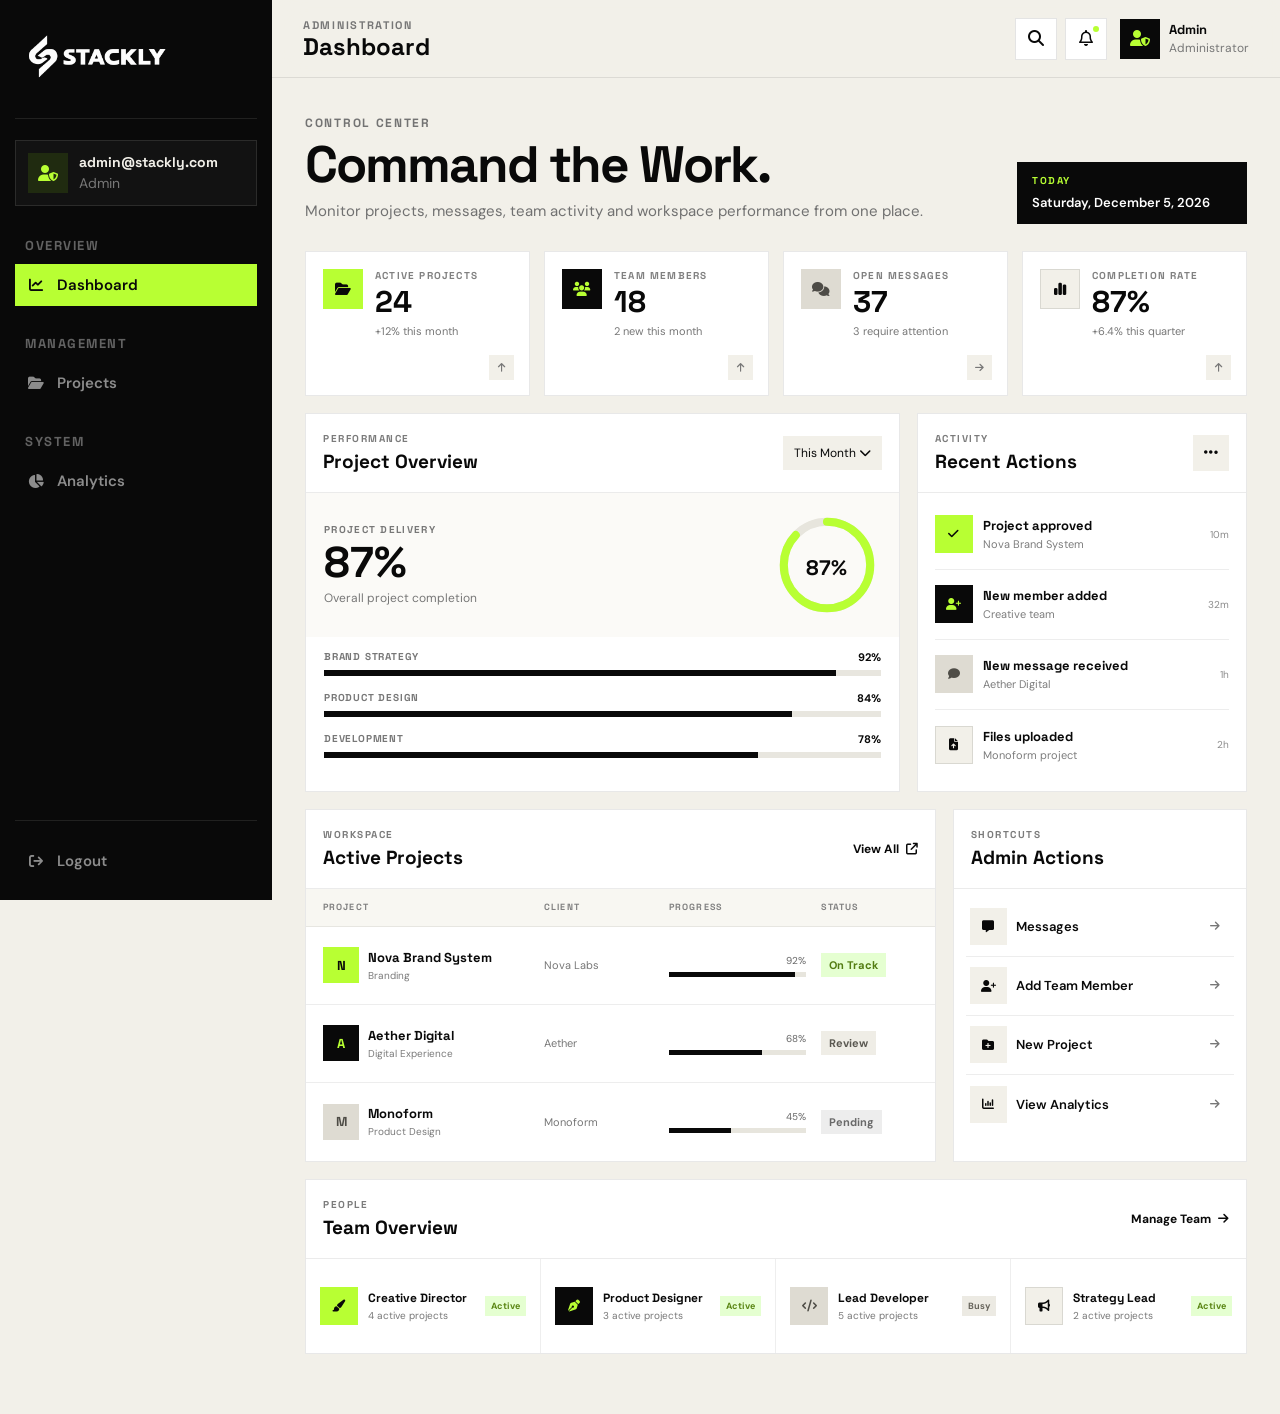
<file: admin-dashboard.html>
<!DOCTYPE html>
<html lang="en">
<head>
    <meta charset="UTF-8">

    <meta
        name="viewport"
        content="width=device-width, initial-scale=1.0"
    >

    <title>Admin Dashboard | Stackly</title>

    <link rel="preconnect" href="https://fonts.googleapis.com">
    <link
        href="https://fonts.googleapis.com/css2?family=DM+Sans:wght@400;500;600;700&family=Space+Grotesk:wght@400;500;600;700&display=swap"
        rel="stylesheet"
    >

    <link
        rel="stylesheet"
        href="https://cdnjs.cloudflare.com/ajax/libs/font-awesome/6.6.0/css/all.min.css"
    >

    <link rel="stylesheet" href="admin-dashboard.css">
</head>

<body>

    <aside
        class="stackly-admin-sidebar"
        id="adminSidebar"
    >

        <div class="stackly-admin-brand">

            <a href="admin-dashboard.html">

                <img
                    src="Assest/whitelogo.webp"
                    alt="Stackly Design Agency"
                    class="stackly-admin-logo"
                >

            </a>

        </div>

        <div class="stackly-admin-user">

            <div class="stackly-admin-user-icon">
                <i class="fa-solid fa-user-shield"></i>
            </div>

            <div class="stackly-admin-user-info">

                <strong id="sidebarAdminEmail">
                    admin@stackly.com
                </strong>

                <span id="sidebarAdminRole">
                    Admin
                </span>

            </div>

        </div>

        <nav class="stackly-admin-nav">

            <div class="stackly-admin-group">

                <span class="stackly-admin-label">
                    OVERVIEW
                </span>

                <a
                    href="admin-dashboard.html"
                    class="stackly-admin-link active"
                >

                    <i class="fa-solid fa-chart-line"></i>

                    <span>
                        Dashboard
                    </span>

                </a>

            </div>

            <div class="stackly-admin-group">

                <span class="stackly-admin-label">
                    MANAGEMENT
                </span>



                <a
                    href="projects.html"
                    class="stackly-admin-link"
                >

                    <i class="fa-solid fa-folder-open"></i>

                    <span>
                        Projects
                    </span>

                </a>

            </div>

            <div class="stackly-admin-group">

                <span class="stackly-admin-label">
                    SYSTEM
                </span>

                <a
                    href="analytics.html"
                    class="stackly-admin-link"
                >

                    <i class="fa-solid fa-chart-pie"></i>

                    <span>
                        Analytics
                    </span>

                </a>

            </div>

        </nav>

        <div class="stackly-admin-sidebar-bottom">

            <a
                href="login.html"
                class="stackly-admin-link"
                id="adminLogout"
            >

                <i class="fa-solid fa-arrow-right-from-bracket"></i>

                <span>
                    Logout
                </span>

            </a>

        </div>

    </aside>

    <div
        class="stackly-admin-overlay"
        id="adminOverlay"
    ></div>

    <main class="stackly-admin-main">

        <header class="stackly-admin-header">

            <div class="stackly-admin-header-left">

                <button
                    type="button"
                    class="stackly-admin-menu-button"
                    id="adminMenuButton"
                    aria-label="Open navigation"
                    aria-expanded="false"
                >
                    <i class="fa-solid fa-bars"></i>
                </button>

                <div class="stackly-admin-page-title">

                    <span>
                        ADMINISTRATION
                    </span>

                    <h1>
                        Dashboard
                    </h1>

                </div>

            </div>

            <a
                href="admin-dashboard.html"
                class="stackly-admin-mobile-brand"
            >

                <img
                    src="Assest/whitelogo.webp"
                    alt="Stackly Design Agency"
                    class="stackly-admin-mobile-logo"
                >

            </a>

            <div class="stackly-admin-header-actions">

                <button
                    type="button"
                    class="stackly-admin-header-button"
                    aria-label="Search"
                >
                <a href="error.html">
                    <i class="fa-solid fa-magnifying-glass"></i>
                    </a>
                </button>

                <button
                    type="button"
                    class="stackly-admin-header-button"
                    aria-label="Notifications"
                >
                    <a href="error.html">
                    <i class="fa-regular fa-bell"></i>
                    </a>

                    <span class="stackly-admin-notification-dot"></span>

                </button>

                <div class="stackly-admin-header-profile">

                    <div class="stackly-admin-profile-icon">
                        <a href="error.html">

                        <i class="fa-solid fa-user-shield"></i>
                        </a>

                    </div>

                    <div class="stackly-admin-profile-text">

                        <strong id="headerAdminName">
                            Admin
                        </strong>

                        <span id="headerAdminRole">
                            Administrator
                        </span>

                    </div>

                </div>

            </div>

        </header>

        <section class="stackly-admin-content">

            <div class="stackly-admin-welcome">

                <div class="stackly-admin-welcome-copy">

                    <span class="stackly-admin-kicker">
                        CONTROL CENTER
                    </span>

                    <h2>
                        Command the Work.
                    </h2>

                    <p>
                        Monitor projects, messages, team activity
                        and workspace performance from one place.
                    </p>

                </div>

                <div class="stackly-admin-date-card">

                    <span>
                        TODAY
                    </span>

                    <strong id="adminCurrentDate">
                        Monday, September 7, 2026
                    </strong>

                </div>

            </div>

            <div class="stackly-admin-stats">

                <article class="stackly-admin-stat-card">

                    <div class="stackly-admin-stat-icon lime">
                        <i class="fa-solid fa-folder-open"></i>
                    </div>

                    <div class="stackly-admin-stat-copy">

                        <span>
                            ACTIVE PROJECTS
                        </span>

                        <strong
                            class="admin-counter"
                            data-target="24"
                        >
                            0
                        </strong>

                        <small>
                            +12% this month
                        </small>

                    </div>

                    <div class="stackly-admin-stat-arrow">
                        <i class="fa-solid fa-arrow-up"></i>
                    </div>

                </article>

                <article class="stackly-admin-stat-card">

                    <div class="stackly-admin-stat-icon dark">
                        <i class="fa-solid fa-users"></i>
                    </div>

                    <div class="stackly-admin-stat-copy">

                        <span>
                            TEAM MEMBERS
                        </span>

                        <strong
                            class="admin-counter"
                            data-target="18"
                        >
                            0
                        </strong>

                        <small>
                            2 new this month
                        </small>

                    </div>

                    <div class="stackly-admin-stat-arrow">
                        <i class="fa-solid fa-arrow-up"></i>
                    </div>

                </article>

                <article class="stackly-admin-stat-card">

                    <div class="stackly-admin-stat-icon beige">
                        <i class="fa-solid fa-comments"></i>
                    </div>

                    <div class="stackly-admin-stat-copy">

                        <span>
                            OPEN MESSAGES
                        </span>

                        <strong
                            class="admin-counter"
                            data-target="37"
                        >
                            0
                        </strong>

                        <small>
                            3 require attention
                        </small>

                    </div>

                    <div class="stackly-admin-stat-arrow">
                        <i class="fa-solid fa-arrow-right"></i>
                    </div>

                </article>

                <article class="stackly-admin-stat-card">

                    <div class="stackly-admin-stat-icon outline">
                        <i class="fa-solid fa-chart-simple"></i>
                    </div>

                    <div class="stackly-admin-stat-copy">

                        <span>
                            COMPLETION RATE
                        </span>

                        <strong>
                            87%
                        </strong>

                        <small>
                            +6.4% this quarter
                        </small>

                    </div>

                    <div class="stackly-admin-stat-arrow">
                        <i class="fa-solid fa-arrow-up"></i>
                    </div>

                </article>

            </div>

            <div class="stackly-admin-grid-top">

                <section class="stackly-admin-card stackly-performance-card">

                    <div class="stackly-admin-card-header">

                        <div>

                            <span>
                                PERFORMANCE
                            </span>

                            <h3>
                                Project Overview
                            </h3>

                        </div>

                        <button
                            type="button"
                            class="stackly-admin-small-button"
                        >
                        <a href="error.html">
                            This Month
                            <i class="fa-solid fa-chevron-down"></i>
                            </a>
                        </button>

                    </div>

                    <div class="stackly-performance-summary">

                        <div>

                            <span>
                                PROJECT DELIVERY
                            </span>

                            <strong>
                                87%
                            </strong>

                            <p>
                                Overall project completion
                            </p>

                        </div>

                        <div class="stackly-performance-circle">

                            <svg
                                viewBox="0 0 120 120"
                                aria-hidden="true"
                            >

                                <circle
                                    cx="60"
                                    cy="60"
                                    r="48"
                                    class="performance-track"
                                ></circle>

                                <circle
                                    cx="60"
                                    cy="60"
                                    r="48"
                                    class="performance-value"
                                    id="performanceCircle"
                                ></circle>

                            </svg>

                            <strong>
                                87%
                            </strong>

                        </div>

                    </div>

                    <div class="stackly-progress-list">

                        <div class="stackly-progress-item">

                            <div>

                                <span>
                                    BRAND STRATEGY
                                </span>

                                <strong>
                                    92%
                                </strong>

                            </div>

                            <div class="stackly-progress-bar">
                                <span style="width: 92%"></span>
                            </div>

                        </div>

                        <div class="stackly-progress-item">

                            <div>

                                <span>
                                    PRODUCT DESIGN
                                </span>

                                <strong>
                                    84%
                                </strong>

                            </div>

                            <div class="stackly-progress-bar">
                                <span style="width: 84%"></span>
                            </div>

                        </div>

                        <div class="stackly-progress-item">

                            <div>

                                <span>
                                    DEVELOPMENT
                                </span>

                                <strong>
                                    78%
                                </strong>

                            </div>

                            <div class="stackly-progress-bar">
                                <span style="width: 78%"></span>
                            </div>

                        </div>

                    </div>

                </section>

                <section class="stackly-admin-card stackly-activity-card">

                    <div class="stackly-admin-card-header">

                        <div>

                            <span>
                                ACTIVITY
                            </span>

                            <h3>
                                Recent Actions
                            </h3>

                        </div>

                        <button
                            type="button"
                            class="stackly-more-button"
                        >
                        <a href="error.html">
                            <i class="fa-solid fa-ellipsis"></i>
                            </a>
                        </button>

                    </div>

                    <div class="stackly-admin-activity-list">

                        <div class="stackly-admin-activity">

                            <div class="activity-icon lime">
                                <i class="fa-solid fa-check"></i>
                            </div>

                            <div>

                                <strong>
                                    Project approved
                                </strong>

                                <span>
                                    Nova Brand System
                                </span>

                            </div>

                            <time>
                                10m
                            </time>

                        </div>

                        <div class="stackly-admin-activity">

                            <div class="activity-icon dark">
                                <i class="fa-solid fa-user-plus"></i>
                            </div>

                            <div>

                                <strong>
                                    New member added
                                </strong>

                                <span>
                                    Creative team
                                </span>

                            </div>

                            <time>
                                32m
                            </time>

                        </div>

                        <div class="stackly-admin-activity">

                            <div class="activity-icon beige">
                                <i class="fa-solid fa-comment"></i>
                            </div>

                            <div>

                                <strong>
                                    New message received
                                </strong>

                                <span>
                                    Aether Digital
                                </span>

                            </div>

                            <time>
                                1h
                            </time>

                        </div>

                        <div class="stackly-admin-activity">

                            <div class="activity-icon outline">
                                <i class="fa-solid fa-file-arrow-up"></i>
                            </div>

                            <div>

                                <strong>
                                    Files uploaded
                                </strong>

                                <span>
                                    Monoform project
                                </span>

                            </div>

                            <time>
                                2h
                            </time>

                        </div>

                    </div>

                </section>

            </div>

            <div class="stackly-admin-grid-bottom">

                <section class="stackly-admin-card stackly-projects-card">

                    <div class="stackly-admin-card-header">

                        <div>

                            <span>
                                WORKSPACE
                            </span>

                            <h3>
                                Active Projects
                            </h3>

                        </div>

                        <a
                            href="error.html"
                            class="stackly-view-all"
                        >
                            View All
                            <i class="fa-solid fa-arrow-up-right-from-square"></i>
                        </a>

                    </div>

                    <div class="stackly-project-table">

                        <div class="stackly-project-row heading">

                            <span>
                                PROJECT
                            </span>

                            <span>
                                CLIENT
                            </span>

                            <span>
                                PROGRESS
                            </span>

                            <span>
                                STATUS
                            </span>

                        </div>

                        <div class="stackly-project-row">

                            <div class="stackly-project-name">

                                <div class="project-symbol lime">
                                    N
                                </div>

                                <div>

                                    <strong>
                                        Nova Brand System
                                    </strong>

                                    <span>
                                        Branding
                                    </span>

                                </div>

                            </div>

                            <span>
                                Nova Labs
                            </span>

                            <div class="project-progress">

                                <div>
                                    <span>92%</span>
                                </div>

                                <div class="project-progress-bar">
                                    <span style="width:92%"></span>
                                </div>

                            </div>

                            <span class="project-status completed">
                                On Track
                            </span>

                        </div>

                        <div class="stackly-project-row">

                            <div class="stackly-project-name">

                                <div class="project-symbol dark">
                                    A
                                </div>

                                <div>

                                    <strong>
                                        Aether Digital
                                    </strong>

                                    <span>
                                        Digital Experience
                                    </span>

                                </div>

                            </div>

                            <span>
                                Aether
                            </span>

                            <div class="project-progress">

                                <div>
                                    <span>68%</span>
                                </div>

                                <div class="project-progress-bar">
                                    <span style="width:68%"></span>
                                </div>

                            </div>

                            <span class="project-status review">
                                Review
                            </span>

                        </div>

                        <div class="stackly-project-row">

                            <div class="stackly-project-name">

                                <div class="project-symbol beige">
                                    M
                                </div>

                                <div>

                                    <strong>
                                        Monoform
                                    </strong>

                                    <span>
                                        Product Design
                                    </span>

                                </div>

                            </div>

                            <span>
                                Monoform
                            </span>

                            <div class="project-progress">

                                <div>
                                    <span>45%</span>
                                </div>

                                <div class="project-progress-bar">
                                    <span style="width:45%"></span>
                                </div>

                            </div>

                            <span class="project-status pending">
                                Pending
                            </span>

                        </div>

                    </div>

                </section>

                <section class="stackly-admin-card stackly-quick-card">

                    <div class="stackly-admin-card-header">

                        <div>

                            <span>
                                SHORTCUTS
                            </span>

                            <h3>
                                Admin Actions
                            </h3>

                        </div>

                    </div>

                    <div class="stackly-quick-actions">

                        <a
                            href="error.html"
                            class="stackly-quick-action"
                        >

                            <div>
                                <i class="fa-solid fa-message"></i>
                            </div>

                            <span>
                                Messages
                            </span>

                            <i class="fa-solid fa-arrow-right"></i>

                        </a>

                        <a
                            href="error.html"
                            class="stackly-quick-action"
                        >

                            <div>
                                <i class="fa-solid fa-user-plus"></i>
                            </div>

                            <span>
                                Add Team Member
                            </span>

                            <i class="fa-solid fa-arrow-right"></i>

                        </a>

                        <a
                            href="error.html"
                            class="stackly-quick-action"
                        >

                            <div>
                                <i class="fa-solid fa-folder-plus"></i>
                            </div>

                            <span>
                                New Project
                            </span>

                            <i class="fa-solid fa-arrow-right"></i>

                        </a>

                        <a
                            href="error.html"
                            class="stackly-quick-action"
                        >

                            <div>
                                <i class="fa-solid fa-chart-column"></i>
                            </div>

                            <span>
                                View Analytics
                            </span>

                            <i class="fa-solid fa-arrow-right"></i>

                        </a>

                    </div>

                </section>

            </div>

            <section class="stackly-admin-card stackly-team-overview">

                <div class="stackly-admin-card-header">

                    <div>

                        <span>
                            PEOPLE
                        </span>

                        <h3>
                            Team Overview
                        </h3>

                    </div>

                    <a
                        href="error.html"
                        class="stackly-view-all"
                    >
                        Manage Team
                        <i class="fa-solid fa-arrow-right"></i>
                    </a>

                </div>

                <div class="stackly-team-list">

                    <div class="stackly-team-member">

                        <div class="stackly-team-avatar lime">
                            <i class="fa-solid fa-paintbrush"></i>
                        </div>

                        <div class="stackly-team-member-info">

                            <strong>
                                Creative Director
                            </strong>

                            <span>
                                4 active projects
                            </span>

                        </div>

                        <div class="stackly-team-indicator active">
                            Active
                        </div>

                    </div>

                    <div class="stackly-team-member">

                        <div class="stackly-team-avatar dark">
                            <i class="fa-solid fa-pen-nib"></i>
                        </div>

                        <div class="stackly-team-member-info">

                            <strong>
                                Product Designer
                            </strong>

                            <span>
                                3 active projects
                            </span>

                        </div>

                        <div class="stackly-team-indicator active">
                            Active
                        </div>

                    </div>

                    <div class="stackly-team-member">

                        <div class="stackly-team-avatar beige">
                            <i class="fa-solid fa-code"></i>
                        </div>

                        <div class="stackly-team-member-info">

                            <strong>
                                Lead Developer
                            </strong>

                            <span>
                                5 active projects
                            </span>

                        </div>

                        <div class="stackly-team-indicator busy">
                            Busy
                        </div>

                    </div>

                    <div class="stackly-team-member">

                        <div class="stackly-team-avatar outline">
                            <i class="fa-solid fa-bullhorn"></i>
                        </div>

                        <div class="stackly-team-member-info">

                            <strong>
                                Strategy Lead
                            </strong>

                            <span>
                                2 active projects
                            </span>

                        </div>

                        <div class="stackly-team-indicator active">
                            Active
                        </div>

                    </div>

                </div>

            </section>

        </section>

    </main>

    <script src="https://cdn.jsdelivr.net/npm/gsap@3.12.5/dist/gsap.min.js"></script>

    <script src="admin-dashboard.js"></script>

</body>
</html>
</file>
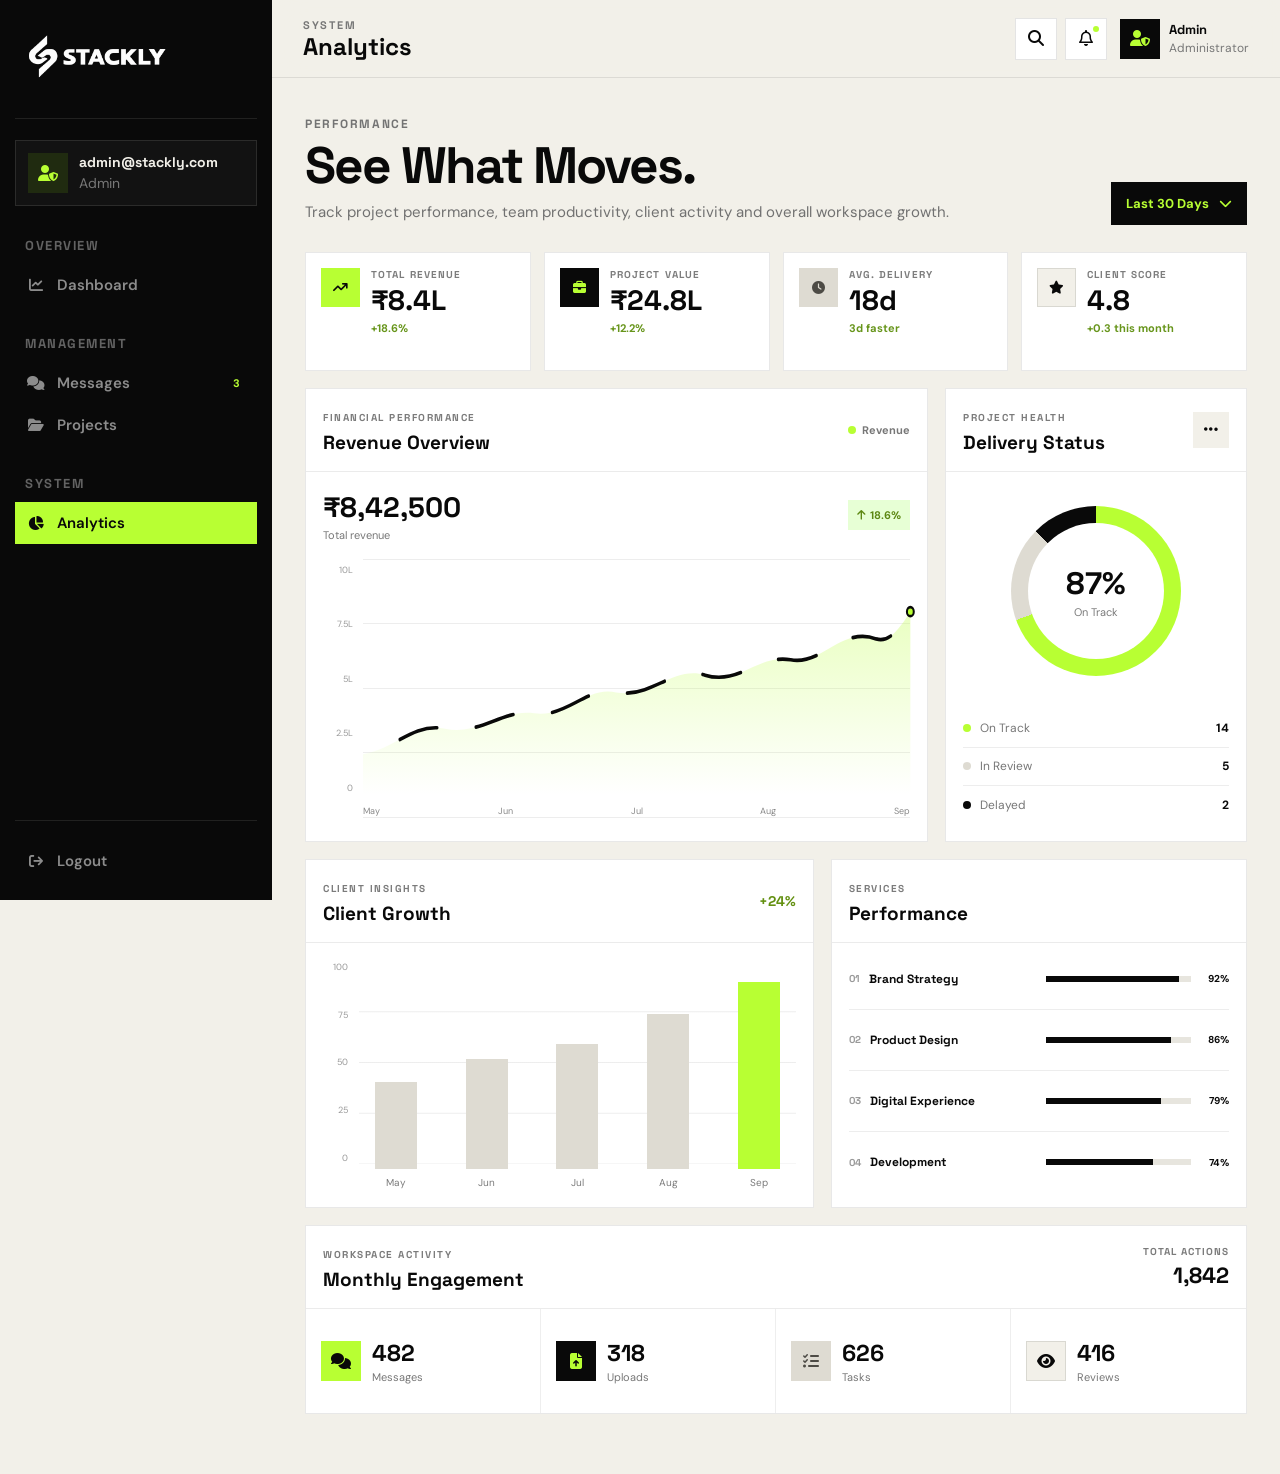
<file: analytics.html>
<!DOCTYPE html>
<html lang="en">
<head>
    <meta charset="UTF-8">

    <meta
        name="viewport"
        content="width=device-width, initial-scale=1.0"
    >

    <title>Analytics | Stackly</title>

    <link rel="preconnect" href="https://fonts.googleapis.com">
    <link rel="preconnect" href="https://fonts.gstatic.com" crossorigin>

    <link
        href="https://fonts.googleapis.com/css2?family=DM+Sans:wght@400;500;600;700&family=Space+Grotesk:wght@400;500;600;700&display=swap"
        rel="stylesheet"
    >

    <link
        rel="stylesheet"
        href="https://cdnjs.cloudflare.com/ajax/libs/font-awesome/6.6.0/css/all.min.css"
    >

    <link rel="stylesheet" href="analytics.css">
</head>

<body>

    <aside
        class="stackly-analytics-sidebar"
        id="analyticsSidebar"
    >

        <div class="stackly-analytics-brand">
            <a href="admin-dashboard.html">
                <img
                    src="Assest/whitelogo.webp"
                    alt="Stackly Design Agency"
                    class="stackly-analytics-logo"
                >
            </a>
        </div>

        <div class="stackly-analytics-user">

            <div class="stackly-analytics-user-icon">
                <i class="fa-solid fa-user-shield"></i>
            </div>

            <div class="stackly-analytics-user-info">

                <strong id="sidebarAdminEmail">
                    admin@stackly.com
                </strong>

                <span id="sidebarAdminRole">
                    Admin
                </span>

            </div>

        </div>

        <nav class="stackly-analytics-nav">

            <div class="stackly-analytics-group">

                <span class="stackly-analytics-label">
                    OVERVIEW
                </span>

                <a
                    href="admin-dashboard.html"
                    class="stackly-analytics-link"
                >
                    <i class="fa-solid fa-chart-line"></i>
                    <span>Dashboard</span>
                </a>

            </div>

            <div class="stackly-analytics-group">

                <span class="stackly-analytics-label">
                    MANAGEMENT
                </span>

                <a
                    href="message.html"
                    class="stackly-analytics-link"
                >
                    <i class="fa-solid fa-comments"></i>
                    <span>Messages</span>

                    <strong class="stackly-analytics-count">
                        3
                    </strong>
                </a>

                <a
                    href="projects.html"
                    class="stackly-analytics-link"
                >
                    <i class="fa-solid fa-folder-open"></i>
                    <span>Projects</span>
                </a>
            </div>

            <div class="stackly-analytics-group">

                <span class="stackly-analytics-label">
                    SYSTEM
                </span>

                <a
                    href="analytics.html"
                    class="stackly-analytics-link active"
                >
                    <i class="fa-solid fa-chart-pie"></i>
                    <span>Analytics</span>
                </a>

            

            </div>

        </nav>

        <div class="stackly-analytics-sidebar-bottom">

            <a
                href="login.html"
                class="stackly-analytics-link"
                id="analyticsLogout"
            >
                <i class="fa-solid fa-arrow-right-from-bracket"></i>
                <span>Logout</span>
            </a>

        </div>

    </aside>

    <div
        class="stackly-analytics-overlay"
        id="analyticsOverlay"
    ></div>

    <main class="stackly-analytics-main">

        <header class="stackly-analytics-header">

            <div class="stackly-analytics-header-left">

                <button
                    type="button"
                    class="stackly-analytics-menu-button"
                    id="analyticsMenuButton"
                    aria-label="Open navigation"
                    aria-expanded="false"
                >
                    <i class="fa-solid fa-bars"></i>
                </button>

                <div class="stackly-analytics-page-title">

                    <span>
                        SYSTEM
                    </span>

                    <h1>
                        Analytics
                    </h1>

                </div>

            </div>

            <a
                href="admin-dashboard.html"
                class="stackly-analytics-mobile-brand"
            >
                <img
                    src="Assest/whitelogo.webp"
                    alt="Stackly Design Agency"
                    class="stackly-analytics-mobile-logo"
                >
            </a>

            <div class="stackly-analytics-header-actions">

                <button
                    type="button"
                    class="stackly-analytics-header-button"
                    aria-label="Search"
                >
                <a href="error.html">
                    <i class="fa-solid fa-magnifying-glass"></i>
                    </a>
                </button>

                <button
                    type="button"
                    class="stackly-analytics-header-button"
                    aria-label="Notifications"
                >
                <a href="error.html">
                    <i class="fa-regular fa-bell"></i>
                    </a>

                    <span class="stackly-analytics-notification-dot"></span>
                </button>

                <div class="stackly-analytics-profile">

                    <div class="stackly-analytics-profile-icon">
                        <a href="error.html">
                        <i class="fa-solid fa-user-shield"></i>
                        </a>
                    </div>

                    <div class="stackly-analytics-profile-text">

                        <strong id="headerAdminName">
                            Admin
                        </strong>

                        <span id="headerAdminRole">
                            Administrator
                        </span>

                    </div>

                </div>

            </div>

        </header>

        <section class="stackly-analytics-content">

            <div class="stackly-analytics-intro">

                <div class="stackly-analytics-intro-copy">

                    <span class="stackly-analytics-kicker">
                        PERFORMANCE
                    </span>

                    <h2>
                        See What Moves.
                    </h2>

                    <p>
                        Track project performance, team productivity,
                        client activity and overall workspace growth.
                    </p>

                </div>

                <button
                    type="button"
                    class="stackly-analytics-period"
                    id="periodButton"
                >
                    <span id="periodText">
                        Last 30 Days
                    </span>

                    <i class="fa-solid fa-chevron-down"></i>
                </button>

            </div>

            <div class="stackly-analytics-stats">

                <article class="stackly-analytics-stat">

                    <div class="stackly-analytics-stat-icon lime">
                        <i class="fa-solid fa-arrow-trend-up"></i>
                    </div>

                    <div>
                        <span>
                            TOTAL REVENUE
                        </span>

                        <strong>
                            ₹8.4L
                        </strong>

                        <small class="positive">
                            +18.6%
                        </small>
                    </div>

                </article>

                <article class="stackly-analytics-stat">

                    <div class="stackly-analytics-stat-icon dark">
                        <i class="fa-solid fa-briefcase"></i>
                    </div>

                    <div>
                        <span>
                            PROJECT VALUE
                        </span>

                        <strong>
                            ₹24.8L
                        </strong>

                        <small class="positive">
                            +12.2%
                        </small>
                    </div>

                </article>

                <article class="stackly-analytics-stat">

                    <div class="stackly-analytics-stat-icon beige">
                        <i class="fa-solid fa-clock"></i>
                    </div>

                    <div>
                        <span>
                            AVG. DELIVERY
                        </span>

                        <strong>
                            18d
                        </strong>

                        <small class="positive">
                            3d faster
                        </small>
                    </div>

                </article>

                <article class="stackly-analytics-stat">

                    <div class="stackly-analytics-stat-icon outline">
                        <i class="fa-solid fa-star"></i>
                    </div>

                    <div>
                        <span>
                            CLIENT SCORE
                        </span>

                        <strong>
                            4.8
                        </strong>

                        <small class="positive">
                            +0.3 this month
                        </small>
                    </div>

                </article>

            </div>

            <div class="stackly-analytics-main-grid">

                <section class="stackly-analytics-card stackly-revenue-card">

                    <div class="stackly-analytics-card-header">

                        <div>
                            <span>
                                FINANCIAL PERFORMANCE
                            </span>

                            <h3>
                                Revenue Overview
                            </h3>
                        </div>

                        <div class="stackly-chart-legend">

                            <span>
                                <i></i>
                                Revenue
                            </span>

                        </div>

                    </div>

                    <div class="stackly-revenue-summary">

                        <div>
                            <strong>
                                ₹8,42,500
                            </strong>

                            <span>
                                Total revenue
                            </span>
                        </div>

                        <div class="stackly-revenue-growth">
                            <i class="fa-solid fa-arrow-up"></i>
                            18.6%
                        </div>

                    </div>

                    <div class="stackly-line-chart">

                        <div class="stackly-chart-y">

                            <span>
                                10L
                            </span>

                            <span>
                                7.5L
                            </span>

                            <span>
                                5L
                            </span>

                            <span>
                                2.5L
                            </span>

                            <span>
                                0
                            </span>

                        </div>

                        <div class="stackly-chart-area">

                            <div class="stackly-chart-grid-line line-1"></div>
                            <div class="stackly-chart-grid-line line-2"></div>
                            <div class="stackly-chart-grid-line line-3"></div>
                            <div class="stackly-chart-grid-line line-4"></div>
                            <div class="stackly-chart-grid-line line-5"></div>

                            <svg
                                viewBox="0 0 800 260"
                                preserveAspectRatio="none"
                                class="stackly-revenue-svg"
                            >

                                <defs>

                                    <linearGradient
                                        id="revenueFill"
                                        x1="0"
                                        y1="0"
                                        x2="0"
                                        y2="1"
                                    >
                                        <stop
                                            offset="0%"
                                            stop-color="rgba(184,255,51,0.30)"
                                        />

                                        <stop
                                            offset="100%"
                                            stop-color="rgba(184,255,51,0)"
                                        />
                                    </linearGradient>

                                </defs>

                                <path
                                    class="revenue-area"
                                    d="M0,215
                                    C50,208 75,180 120,187
                                    C170,195 205,165 250,170
                                    C300,175 325,140 370,147
                                    C420,154 455,117 500,128
                                    C550,140 575,105 625,111
                                    C670,118 700,74 750,88
                                    C770,93 785,75 800,58
                                    L800,260
                                    L0,260 Z"
                                ></path>

                                <path
                                    class="revenue-line"
                                    d="M0,215
                                    C50,208 75,180 120,187
                                    C170,195 205,165 250,170
                                    C300,175 325,140 370,147
                                    C420,154 455,117 500,128
                                    C550,140 575,105 625,111
                                    C670,118 700,74 750,88
                                    C770,93 785,75 800,58"
                                ></path>

                                <circle
                                    cx="800"
                                    cy="58"
                                    r="5"
                                    class="revenue-point"
                                ></circle>

                            </svg>

                            <div class="stackly-chart-x">

                                <span>May</span>
                                <span>Jun</span>
                                <span>Jul</span>
                                <span>Aug</span>
                                <span>Sep</span>

                            </div>

                        </div>

                    </div>

                </section>

                <section class="stackly-analytics-card stackly-project-performance">

                    <div class="stackly-analytics-card-header">

                        <div>
                            <span>
                                PROJECT HEALTH
                            </span>

                            <h3>
                                Delivery Status
                            </h3>
                        </div>

                        <button
                            type="button"
                            class="stackly-analytics-more"
                        >
                        <a href="error.html">
                            <i class="fa-solid fa-ellipsis"></i>
                            </a>
                        </button>

                    </div>

                    <div class="stackly-donut-wrap">

                        <div class="stackly-donut">

                            <div class="stackly-donut-center">
                                <strong>
                                    87%
                                </strong>

                                <span>
                                    On Track
                                </span>
                            </div>

                        </div>

                    </div>

                    <div class="stackly-donut-legend">

                        <div>

                            <span class="legend-dot on-track"></span>

                            <span>
                                On Track
                            </span>

                            <strong>
                                14
                            </strong>

                        </div>

                        <div>

                            <span class="legend-dot review"></span>

                            <span>
                                In Review
                            </span>

                            <strong>
                                5
                            </strong>

                        </div>

                        <div>

                            <span class="legend-dot delayed"></span>

                            <span>
                                Delayed
                            </span>

                            <strong>
                                2
                            </strong>

                        </div>

                    </div>

                </section>

            </div>

            <div class="stackly-analytics-bottom-grid">

                <section class="stackly-analytics-card stackly-client-card">

                    <div class="stackly-analytics-card-header">

                        <div>
                            <span>
                                CLIENT INSIGHTS
                            </span>

                            <h3>
                                Client Growth
                            </h3>
                        </div>

                        <span class="stackly-header-value">
                            +24%
                        </span>

                    </div>

                    <div class="stackly-bar-chart">

                        <div class="stackly-bar-y">

                            <span>
                                100
                            </span>

                            <span>
                                75
                            </span>

                            <span>
                                50
                            </span>

                            <span>
                                25
                            </span>

                            <span>
                                0
                            </span>

                        </div>

                        <div class="stackly-bars-area">

                            <div class="stackly-bar-grid"></div>

                            <div class="analytics-bar-group">
                                <span class="analytics-bar" style="height:38%"></span>
                                <small>May</small>
                            </div>

                            <div class="analytics-bar-group">
                                <span class="analytics-bar" style="height:48%"></span>
                                <small>Jun</small>
                            </div>

                            <div class="analytics-bar-group">
                                <span class="analytics-bar" style="height:55%"></span>
                                <small>Jul</small>
                            </div>

                            <div class="analytics-bar-group">
                                <span class="analytics-bar" style="height:68%"></span>
                                <small>Aug</small>
                            </div>

                            <div class="analytics-bar-group">
                                <span class="analytics-bar highlight" style="height:82%"></span>
                                <small>Sep</small>
                            </div>

                        </div>

                    </div>

                </section>

                <section class="stackly-analytics-card stackly-service-card">

                    <div class="stackly-analytics-card-header">

                        <div>
                            <span>
                                SERVICES
                            </span>

                            <h3>
                                Performance
                            </h3>
                        </div>

                    </div>

                    <div class="stackly-service-list">

                        <div class="stackly-service-row">

                            <div class="stackly-service-name">

                                <span class="service-number">
                                    01
                                </span>

                                <strong>
                                    Brand Strategy
                                </strong>

                            </div>

                            <div class="stackly-service-progress">

                                <div>
                                    <span style="width:92%"></span>
                                </div>

                                <strong>
                                    92%
                                </strong>

                            </div>

                        </div>

                        <div class="stackly-service-row">

                            <div class="stackly-service-name">

                                <span class="service-number">
                                    02
                                </span>

                                <strong>
                                    Product Design
                                </strong>

                            </div>

                            <div class="stackly-service-progress">

                                <div>
                                    <span style="width:86%"></span>
                                </div>

                                <strong>
                                    86%
                                </strong>

                            </div>

                        </div>

                        <div class="stackly-service-row">

                            <div class="stackly-service-name">

                                <span class="service-number">
                                    03
                                </span>

                                <strong>
                                    Digital Experience
                                </strong>

                            </div>

                            <div class="stackly-service-progress">

                                <div>
                                    <span style="width:79%"></span>
                                </div>

                                <strong>
                                    79%
                                </strong>

                            </div>

                        </div>

                        <div class="stackly-service-row">

                            <div class="stackly-service-name">

                                <span class="service-number">
                                    04
                                </span>

                                <strong>
                                    Development
                                </strong>

                            </div>

                            <div class="stackly-service-progress">

                                <div>
                                    <span style="width:74%"></span>
                                </div>

                                <strong>
                                    74%
                                </strong>

                            </div>

                        </div>

                    </div>

                </section>

            </div>

            <section class="stackly-analytics-card stackly-engagement-card">

                <div class="stackly-analytics-card-header">

                    <div>
                        <span>
                            WORKSPACE ACTIVITY
                        </span>

                        <h3>
                            Monthly Engagement
                        </h3>
                    </div>

                    <div class="stackly-engagement-total">

                        <span>
                            TOTAL ACTIONS
                        </span>

                        <strong>
                            1,842
                        </strong>

                    </div>

                </div>

                <div class="stackly-engagement-grid">

                    <div class="stackly-engagement-stat">

                        <div class="stackly-engagement-icon lime">
                            <i class="fa-solid fa-comments"></i>
                        </div>

                        <div>

                            <strong>
                                482
                            </strong>

                            <span>
                                Messages
                            </span>

                        </div>

                    </div>

                    <div class="stackly-engagement-stat">

                        <div class="stackly-engagement-icon dark">
                            <i class="fa-solid fa-file-arrow-up"></i>
                        </div>

                        <div>

                            <strong>
                                318
                            </strong>

                            <span>
                                Uploads
                            </span>

                        </div>

                    </div>

                    <div class="stackly-engagement-stat">

                        <div class="stackly-engagement-icon beige">
                            <i class="fa-solid fa-list-check"></i>
                        </div>

                        <div>

                            <strong>
                                626
                            </strong>

                            <span>
                                Tasks
                            </span>

                        </div>

                    </div>

                    <div class="stackly-engagement-stat">

                        <div class="stackly-engagement-icon outline">
                            <i class="fa-solid fa-eye"></i>
                        </div>

                        <div>

                            <strong>
                                416
                            </strong>

                            <span>
                                Reviews
                            </span>

                        </div>

                    </div>

                </div>

            </section>

        </section>

    </main>

    <script src="https://cdn.jsdelivr.net/npm/gsap@3.12.5/dist/gsap.min.js"></script>

    <script src="analytics.js"></script>

</body>
</html>
</file>
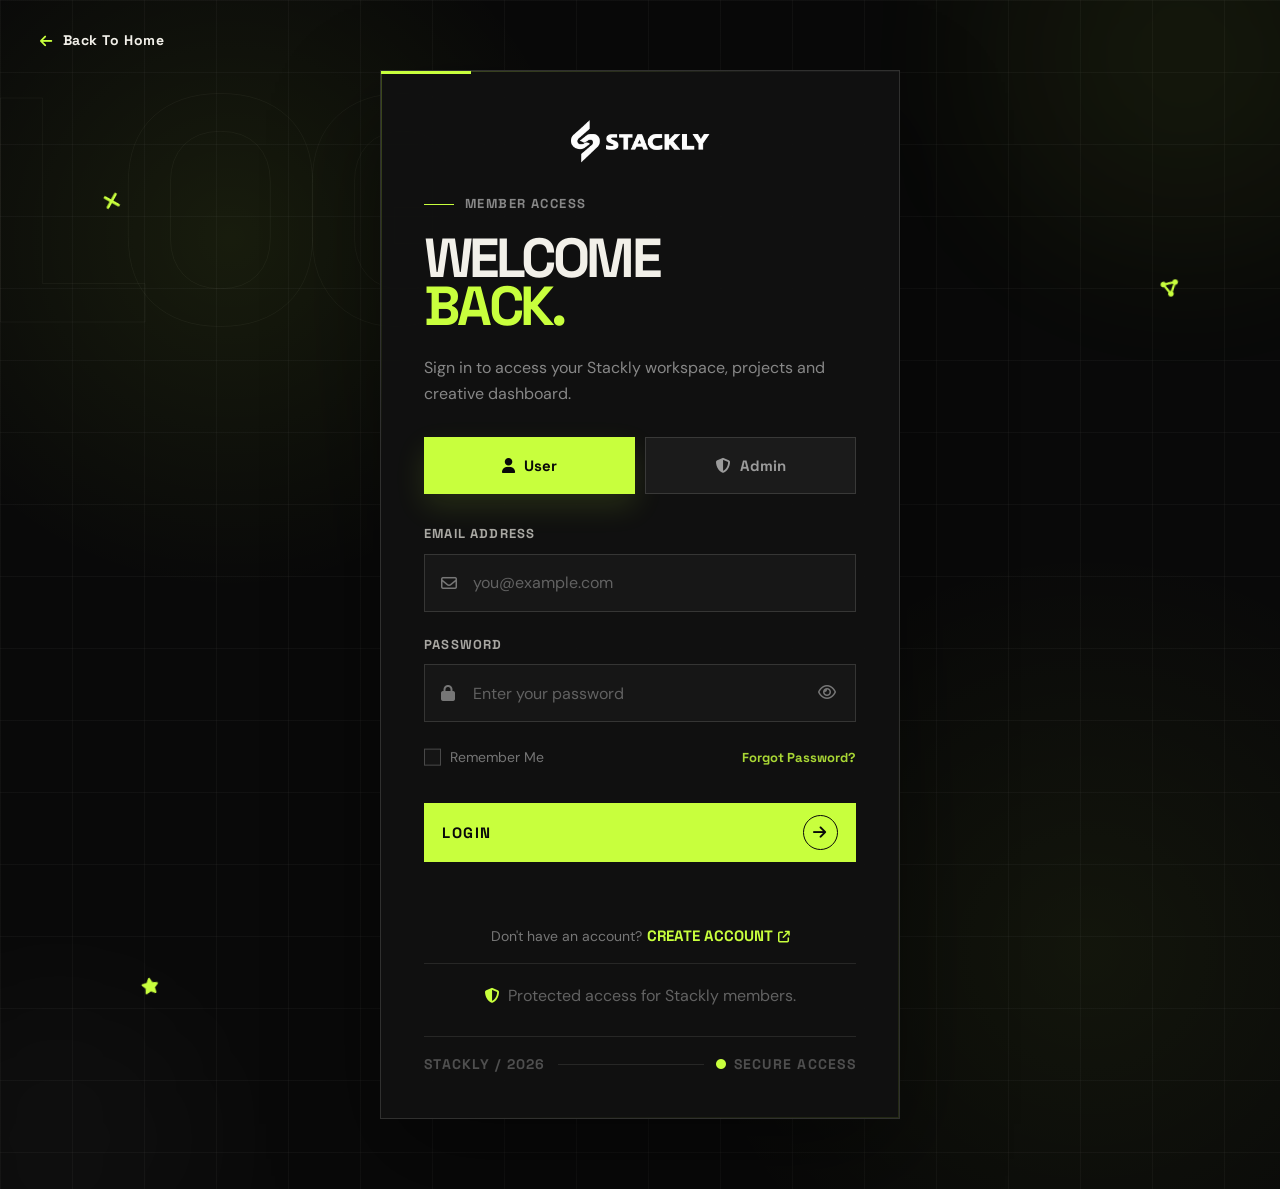
<file: login.html>
<!DOCTYPE html>
<html lang="en">

<head>

    <meta charset="UTF-8">

    <meta
        name="viewport"
        content="width=device-width, initial-scale=1.0"
    >

    <title>Login | Stackly</title>

    <link
        href="https://cdn.jsdelivr.net/npm/bootstrap@5.3.3/dist/css/bootstrap.min.css"
        rel="stylesheet"
    >

    <link
        rel="stylesheet"
        href="https://cdnjs.cloudflare.com/ajax/libs/font-awesome/6.6.0/css/all.min.css"
    >

    <link
        href="https://fonts.googleapis.com/css2?family=DM+Sans:wght@400;500;600;700&family=Space+Grotesk:wght@400;500;600;700&display=swap"
        rel="stylesheet"
    >

    <script src="https://cdn.jsdelivr.net/npm/gsap@3.12.5/dist/gsap.min.js"></script>

    <link rel="stylesheet" href="login.css">

</head>

<body>

    <main class="stackly-login-page">

        <div class="stackly-login-grid"></div>

        <div class="stackly-login-glow stackly-login-glow-one"></div>
        <div class="stackly-login-glow stackly-login-glow-two"></div>

        <div class="stackly-login-outline">
            LOGIN
        </div>

        <a
            href="index.html"
            class="stackly-login-back"
        >
            <i class="fa-solid fa-arrow-left"></i>
            <span>Back To Home</span>
        </a>

        <div class="stackly-login-decoration decoration-one">
            <i class="fa-solid fa-plus"></i>
        </div>

        <div class="stackly-login-decoration decoration-two">
            <i class="fa-solid fa-circle-nodes"></i>
        </div>

        <div class="stackly-login-decoration decoration-three">
            <i class="fa-solid fa-star"></i>
        </div>

        <section class="stackly-login-card">

            <div class="stackly-login-card-line"></div>

            <div class="stackly-login-brand">
    <a href="index.html">
        <img
            src="Assest/whitelogo.webp"
            alt="Stackly Design Agency"
            class="stackly-login-logo-image"
        >
    </a>
</div>

            <div class="stackly-login-header">

                <div class="stackly-login-kicker">
                    <span></span>
                    MEMBER ACCESS
                </div>

                <h1>
                    WELCOME
                    <span>BACK.</span>
                </h1>

                <p>
                    Sign in to access your Stackly workspace,
                    projects and creative dashboard.
                </p>

            </div>

            <div class="stackly-login-role">

                <button
                    type="button"
                    class="stackly-role-btn active"
                    data-role="User"
                >
                    <i class="fa-solid fa-user"></i>

                    <span>User</span>
                </button>

                <button
                    type="button"
                    class="stackly-role-btn"
                    data-role="Admin"
                >
                    <i class="fa-solid fa-shield-halved"></i>

                    <span>Admin</span>
                </button>

            </div>

            <form
                id="loginForm"
                class="stackly-login-form"
                novalidate
            >

                <div class="stackly-form-group">

                    <label for="loginEmail">
                        EMAIL ADDRESS
                    </label>

                    <div class="stackly-input-wrap">

                        <i class="fa-regular fa-envelope"></i>

                        <input
                            type="email"
                            id="loginEmail"
                            name="email"
                            placeholder="you@example.com"
                            autocomplete="email"
                            required
                        >

                    </div>

                    <small class="stackly-field-error">
                        Please enter a valid email address.
                    </small>

                </div>

                <div class="stackly-form-group">

                    <label for="loginPassword">
                        PASSWORD
                    </label>

                    <div class="stackly-input-wrap">

                        <i class="fa-solid fa-lock"></i>

                        <input
                            type="password"
                            id="loginPassword"
                            name="password"
                            placeholder="Enter your password"
                            autocomplete="current-password"
                            required
                        >

                        <button
                            type="button"
                            class="stackly-password-toggle"
                            id="passwordToggle"
                            aria-label="Show password"
                        >
                            <i class="fa-regular fa-eye"></i>
                        </button>

                    </div>

                    <small class="stackly-field-error">
                        Password must contain at least 6 characters.
                    </small>

                </div>

                <div class="stackly-login-options">

                    <label class="stackly-remember">

                        <input
                            type="checkbox"
                            id="rememberMe"
                        >

                        <span class="stackly-custom-checkbox"></span>

                        <span>Remember Me</span>

                    </label>

                    <a
                        href="error.html"
                        class="stackly-forgot"
                    >
                        Forgot Password?
                    </a>

                </div>

                <button
                    type="submit"
                    class="stackly-login-submit"
                    id="loginSubmit"
                >

                    <span class="stackly-submit-text">
                        LOGIN
                    </span>

                    <span class="stackly-submit-icon">
                        <i class="fa-solid fa-arrow-right"></i>
                    </span>

                    <span class="stackly-submit-loader">
                        <i class="fa-solid fa-spinner"></i>
                    </span>

                </button>

                <div
                    class="stackly-login-message"
                    id="loginMessage"
                ></div>

            </form>

            <div class="stackly-register">

                <span>Don't have an account?</span>

                <a href="register.html">
                    CREATE ACCOUNT
                    <i class="fa-solid fa-arrow-up-right-from-square"></i>
                </a>

            </div>

            <div class="stackly-security">

                <i class="fa-solid fa-shield-halved"></i>

                <span>
                    Protected access for Stackly members.
                </span>

            </div>

            <div class="stackly-login-footer">

                <span>STACKLY / 2026</span>

                <div></div>

                <span>
                    <i class="fa-solid fa-circle"></i>
                    SECURE ACCESS
                </span>

            </div>

        </section>

    </main>

    <script src="login.js"></script>

</body>

</html>
</file>
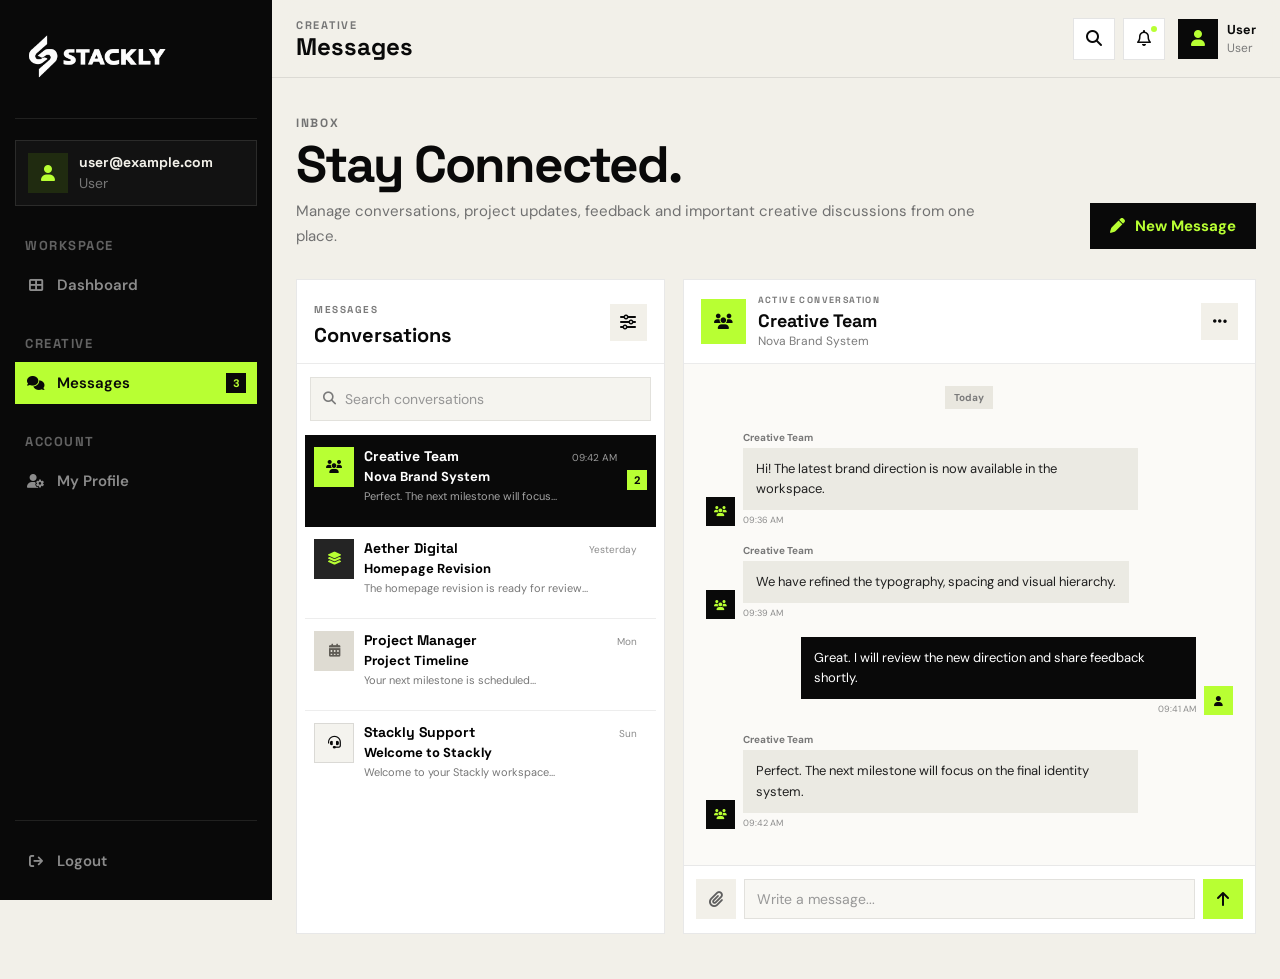
<file: message.html>
<!DOCTYPE html>
<html lang="en">
<head>
    <meta charset="UTF-8">
    <meta
        name="viewport"
        content="width=device-width, initial-scale=1.0"
    >

    <title>Messages | Stackly</title>

    <link rel="preconnect" href="https://fonts.googleapis.com">
    <link rel="preconnect" href="https://fonts.gstatic.com" crossorigin>

    <link
        href="https://fonts.googleapis.com/css2?family=DM+Sans:wght@400;500;600;700&family=Space+Grotesk:wght@400;500;600;700&display=swap"
        rel="stylesheet"
    >

    <link
        rel="stylesheet"
        href="https://cdnjs.cloudflare.com/ajax/libs/font-awesome/6.6.0/css/all.min.css"
    >

    <link rel="stylesheet" href="message.css">
</head>

<body>

    <aside
        class="stackly-dashboard-sidebar"
        id="dashboardSidebar"
    >

        <div class="stackly-sidebar-brand">
            <a href="user-dashboard.html">
                <img
                    src="Assest/whitelogo.webp"
                    alt="Stackly Design Agency"
                    class="stackly-sidebar-logo-image"
                >
            </a>
        </div>

        <div class="stackly-sidebar-user">

            <div class="stackly-sidebar-user-icon">
                <i class="fa-solid fa-user"></i>
            </div>

            <div class="stackly-sidebar-user-info">
                <strong id="sidebarUserEmail">
                    user@example.com
                </strong>

                <span id="sidebarUserRole">
                    User
                </span>
            </div>

        </div>

        <nav class="stackly-sidebar-nav">

            <div class="stackly-sidebar-group">

                <span class="stackly-sidebar-label">
                    WORKSPACE
                </span>

                <a
                    href="user-dashboard.html"
                    class="stackly-sidebar-link"
                >
                    <i class="fa-solid fa-table-cells-large"></i>

                    <span>
                        Dashboard
                    </span>
                </a>

            </div>

            <div class="stackly-sidebar-group">

                <span class="stackly-sidebar-label">
                    CREATIVE
                </span>

                <a
                    href="message.html"
                    class="stackly-sidebar-link active"
                >
                    <i class="fa-solid fa-comments"></i>

                    <span>
                        Messages
                    </span>

                    <strong class="stackly-message-count">
                        3
                    </strong>
                </a>

            </div>

            <div class="stackly-sidebar-group">

                <span class="stackly-sidebar-label">
                    ACCOUNT
                </span>

                <a
                    href="myprofile.html"
                    class="stackly-sidebar-link"
                >
                    <i class="fa-solid fa-user-gear"></i>

                    <span>
                        My Profile
                    </span>
                </a>

            </div>

        </nav>

        <div class="stackly-sidebar-bottom">

            <a
                href="login.html"
                class="stackly-sidebar-link"
                id="logoutLink"
            >
                <i class="fa-solid fa-arrow-right-from-bracket"></i>

                <span>
                    Logout
                </span>
            </a>

        </div>

    </aside>

    <div
        class="stackly-sidebar-overlay"
        id="sidebarOverlay"
    ></div>

    <main class="stackly-dashboard-main">

        <header class="stackly-dashboard-header">

            <div class="stackly-header-left">

                <button
                    type="button"
                    class="stackly-mobile-menu-button"
                    id="mobileMenuButton"
                    aria-label="Open navigation"
                    aria-expanded="false"
                >
                    <i class="fa-solid fa-bars"></i>
                </button>

                <div class="stackly-header-title">

                    <span>
                        CREATIVE
                    </span>

                    <h1>
                        Messages
                    </h1>

                </div>

            </div>

            <a
                href="user-dashboard.html"
                class="stackly-mobile-brand"
            >
                <img
                    src="Assest/whitelogo.webp"
                    alt="Stackly Design Agency"
                    class="stackly-mobile-logo-image"
                >
            </a>

            <div class="stackly-header-actions">

                <button
                    type="button"
                    class="stackly-header-action"
                    aria-label="Search"
                >
                <a href="error.html">
                    <i class="fa-solid fa-magnifying-glass"></i>
                    </a>
                </button>

                <button
                    type="button"
                    class="stackly-header-action"
                    aria-label="Notifications"
                >
                <a href="error.html">
                    <i class="fa-regular fa-bell"></i>
                    </a>

                    <span class="stackly-notification-dot"></span>
                </button>

                <div class="stackly-header-profile">

                    <div class="stackly-header-profile-icon">
                        <a href="error.html">
                        <i class="fa-solid fa-user"></i>
                        </a>
                    </div>

                    <div class="stackly-header-profile-text">

                        <strong id="headerUserName">
                            User
                        </strong>

                        <span id="headerUserRole">
                            User
                        </span>

                    </div>

                </div>

            </div>

        </header>

        <section class="stackly-message-page">

            <div class="stackly-message-intro">

                <div class="stackly-message-intro-text">

                    <span class="stackly-kicker">
                        INBOX
                    </span>

                    <h2>
                        Stay Connected.
                    </h2>

                    <p>
                        Manage conversations, project updates,
                        feedback and important creative discussions
                        from one place.
                    </p>

                </div>

                <button
                    type="button"
                    class="stackly-new-message-button"
                    id="newMessageButton"
                >
                    <i class="fa-solid fa-pen"></i>

                    <span>
                        New Message
                    </span>
                </button>

            </div>

            <div class="stackly-message-workspace">

                <section class="stackly-inbox-panel">

                    <div class="stackly-panel-heading">

                        <div>

                            <span>
                                MESSAGES
                            </span>

                            <h3>
                                Conversations
                            </h3>

                        </div>

                        <button
                            type="button"
                            class="stackly-panel-icon-button"
                            aria-label="Message filters"
                        >
                        <a href="error.html">
                            <i class="fa-solid fa-sliders"></i>
                            </a>
                        </button>

                    </div>

                    <div class="stackly-search-box">

                        <i class="fa-solid fa-magnifying-glass"></i>

                        <input
                            type="text"
                            id="messageSearch"
                            placeholder="Search conversations"
                            autocomplete="off"
                        >

                    </div>

                    <div
                        class="stackly-conversation-list"
                        id="conversationList"
                    >

                        <button
                            type="button"
                            class="stackly-conversation active"
                            data-name="Creative Team"
                            data-subject="Nova Brand System"
                            data-time="09:42 AM"
                            data-message="Perfect. The next milestone will focus on the final identity system."
                        >

                            <div class="stackly-conversation-avatar lime">
                                <i class="fa-solid fa-users"></i>
                            </div>

                            <div class="stackly-conversation-info">

                                <div class="stackly-conversation-topline">

                                    <strong>
                                        Creative Team
                                    </strong>

                                    <span>
                                        09:42 AM
                                    </span>

                                </div>

                                <strong class="stackly-conversation-subject">
                                    Nova Brand System
                                </strong>

                                <p>
                                    Perfect. The next milestone will focus...
                                </p>

                            </div>

                            <span class="stackly-unread">
                                2
                            </span>

                        </button>

                        <button
                            type="button"
                            class="stackly-conversation"
                            data-name="Aether Digital"
                            data-subject="Homepage Revision"
                            data-time="Yesterday"
                            data-message="The homepage revision is ready for your review."
                        >

                            <div class="stackly-conversation-avatar dark">
                                <i class="fa-solid fa-layer-group"></i>
                            </div>

                            <div class="stackly-conversation-info">

                                <div class="stackly-conversation-topline">

                                    <strong>
                                        Aether Digital
                                    </strong>

                                    <span>
                                        Yesterday
                                    </span>

                                </div>

                                <strong class="stackly-conversation-subject">
                                    Homepage Revision
                                </strong>

                                <p>
                                    The homepage revision is ready for review...
                                </p>

                            </div>

                        </button>

                        <button
                            type="button"
                            class="stackly-conversation"
                            data-name="Project Manager"
                            data-subject="Project Timeline"
                            data-time="Mon"
                            data-message="Your next milestone is scheduled for this Friday."
                        >

                            <div class="stackly-conversation-avatar beige">
                                <i class="fa-solid fa-calendar-days"></i>
                            </div>

                            <div class="stackly-conversation-info">

                                <div class="stackly-conversation-topline">

                                    <strong>
                                        Project Manager
                                    </strong>

                                    <span>
                                        Mon
                                    </span>

                                </div>

                                <strong class="stackly-conversation-subject">
                                    Project Timeline
                                </strong>

                                <p>
                                    Your next milestone is scheduled...
                                </p>

                            </div>

                        </button>

                        <button
                            type="button"
                            class="stackly-conversation"
                            data-name="Stackly Support"
                            data-subject="Welcome to Stackly"
                            data-time="Sun"
                            data-message="Welcome to your Stackly workspace."
                        >

                            <div class="stackly-conversation-avatar outline">
                                <i class="fa-solid fa-headset"></i>
                            </div>

                            <div class="stackly-conversation-info">

                                <div class="stackly-conversation-topline">

                                    <strong>
                                        Stackly Support
                                    </strong>

                                    <span>
                                        Sun
                                    </span>

                                </div>

                                <strong class="stackly-conversation-subject">
                                    Welcome to Stackly
                                </strong>

                                <p>
                                    Welcome to your Stackly workspace...
                                </p>

                            </div>

                        </button>

                    </div>

                </section>

                <section class="stackly-chat-panel">

                    <div class="stackly-chat-header">

                        <div class="stackly-chat-person">

                            <div
                                class="stackly-chat-avatar"
                                id="chatAvatar"
                            >
                                <i class="fa-solid fa-users"></i>
                            </div>

                            <div class="stackly-chat-person-info">

                                <span>
                                    ACTIVE CONVERSATION
                                </span>

                                <h3 id="chatName">
                                    Creative Team
                                </h3>

                                <p id="chatSubject">
                                    Nova Brand System
                                </p>

                            </div>

                        </div>

                        <button
                            type="button"
                            class="stackly-chat-options"
                            aria-label="Conversation options"
                        >
                            <i class="fa-solid fa-ellipsis"></i>
                        </button>

                    </div>

                    <div
                        class="stackly-chat-body"
                        id="chatBody"
                    >

                        <div class="stackly-date-divider">
                            <span>
                                Today
                            </span>
                        </div>

                        <div class="stackly-chat-row incoming">

                            <div class="stackly-chat-mini-avatar">
                                <i class="fa-solid fa-users"></i>
                            </div>

                            <div class="stackly-message-group">

                                <span class="stackly-message-author">
                                    Creative Team
                                </span>

                                <div class="stackly-chat-bubble">
                                    Hi! The latest brand direction is now
                                    available in the workspace.
                                </div>

                                <span class="stackly-message-time">
                                    09:36 AM
                                </span>

                            </div>

                        </div>

                        <div class="stackly-chat-row incoming">

                            <div class="stackly-chat-mini-avatar">
                                <i class="fa-solid fa-users"></i>
                            </div>

                            <div class="stackly-message-group">

                                <span class="stackly-message-author">
                                    Creative Team
                                </span>

                                <div class="stackly-chat-bubble">
                                    We have refined the typography,
                                    spacing and visual hierarchy.
                                </div>

                                <span class="stackly-message-time">
                                    09:39 AM
                                </span>

                            </div>

                        </div>

                        <div class="stackly-chat-row outgoing">

                            <div class="stackly-message-group">

                                <div class="stackly-chat-bubble">
                                    Great. I will review the new direction
                                    and share feedback shortly.
                                </div>

                                <span class="stackly-message-time">
                                    09:41 AM
                                </span>

                            </div>

                            <div class="stackly-chat-mini-avatar user">
                                <i class="fa-solid fa-user"></i>
                            </div>

                        </div>

                        <div class="stackly-chat-row incoming">

                            <div class="stackly-chat-mini-avatar">
                                <i class="fa-solid fa-users"></i>
                            </div>

                            <div class="stackly-message-group">

                                <span class="stackly-message-author">
                                    Creative Team
                                </span>

                                <div class="stackly-chat-bubble">
                                    Perfect. The next milestone will focus
                                    on the final identity system.
                                </div>

                                <span class="stackly-message-time">
                                    09:42 AM
                                </span>

                            </div>

                        </div>

                    </div>

                    <form
                        class="stackly-chat-compose"
                        id="messageForm"
                    >

                        <button
                            type="button"
                            class="stackly-attach-button"
                            aria-label="Attach file"
                        >
                        <a href="error.html">
                            <i class="fa-solid fa-paperclip"></i>
                            </a>
                        </button>

                        <input
                            type="text"
                            id="messageInput"
                            placeholder="Write a message..."
                            autocomplete="off"
                        >

                        <button
                            type="submit"
                            class="stackly-send-button"
                            aria-label="Send message"
                        >
                            <i class="fa-solid fa-arrow-up"></i>
                        </button>

                    </form>

                </section>

            </div>

        </section>

    </main>

    <script src="https://cdn.jsdelivr.net/npm/gsap@3.12.5/dist/gsap.min.js"></script>

    <script src="message.js"></script>

</body>
</html>
</file>
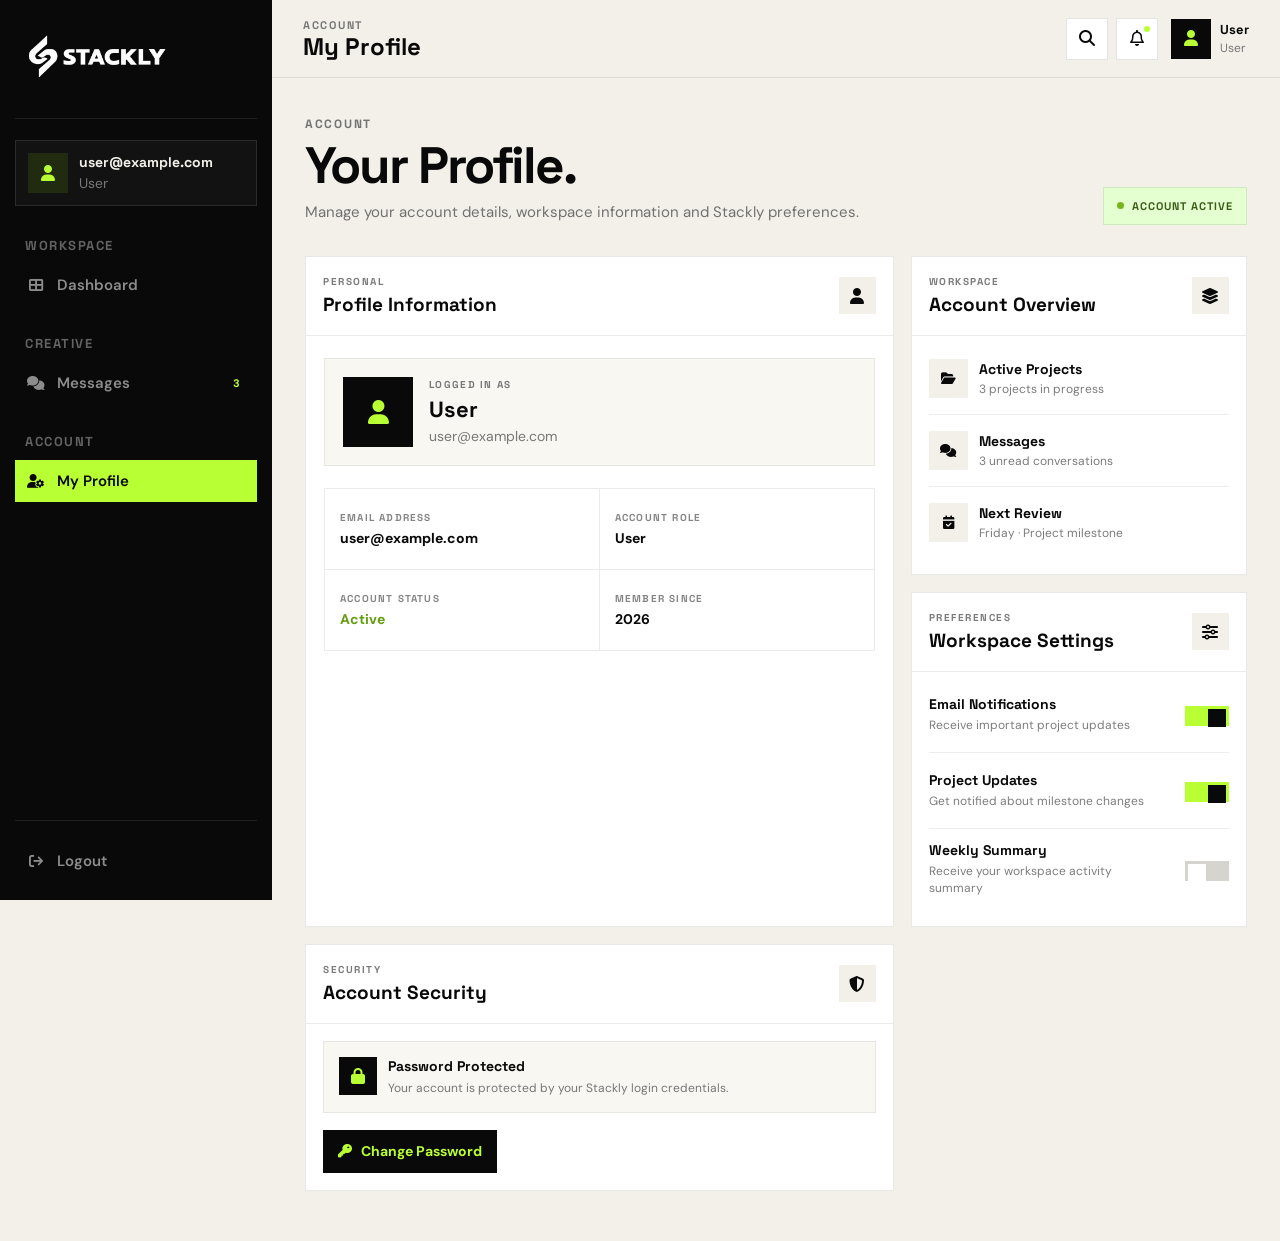
<file: myprofile.html>
<!DOCTYPE html>
<html lang="en">
<head>
    <meta charset="UTF-8">

    <meta
        name="viewport"
        content="width=device-width, initial-scale=1.0"
    >

    <title>My Profile | Stackly</title>

    <link rel="preconnect" href="https://fonts.googleapis.com">
    <link rel="preconnect" href="https://fonts.gstatic.com" crossorigin>

    <link
        href="https://fonts.googleapis.com/css2?family=DM+Sans:wght@400;500;600;700&family=Space+Grotesk:wght@400;500;600;700&display=swap"
        rel="stylesheet"
    >

    <link
        rel="stylesheet"
        href="https://cdnjs.cloudflare.com/ajax/libs/font-awesome/6.6.0/css/all.min.css"
    >

    <link rel="stylesheet" href="myprofile.css">
</head>

<body>

    <aside
        class="stackly-dashboard-sidebar"
        id="dashboardSidebar"
    >

        <div class="stackly-sidebar-brand">
            <a href="user-dashboard.html">
                <img
                    src="Assest/whitelogo.webp"
                    alt="Stackly Design Agency"
                    class="stackly-sidebar-logo-image"
                >
            </a>
        </div>

        <div class="stackly-sidebar-user">

            <div class="stackly-sidebar-user-icon">
                <i class="fa-solid fa-user"></i>
            </div>

            <div class="stackly-sidebar-user-info">

                <strong id="sidebarUserEmail">
                    user@example.com
                </strong>

                <span id="sidebarUserRole">
                    User
                </span>

            </div>

        </div>

        <nav class="stackly-sidebar-nav">

            <div class="stackly-sidebar-group">

                <span class="stackly-sidebar-label">
                    WORKSPACE
                </span>

                <a
                    href="user-dashboard.html"
                    class="stackly-sidebar-link"
                >
                    <i class="fa-solid fa-table-cells-large"></i>

                    <span>
                        Dashboard
                    </span>
                </a>

            </div>

            <div class="stackly-sidebar-group">

                <span class="stackly-sidebar-label">
                    CREATIVE
                </span>

                <a
                    href="message.html"
                    class="stackly-sidebar-link"
                >
                    <i class="fa-solid fa-comments"></i>

                    <span>
                        Messages
                    </span>

                    <strong class="stackly-message-count">
                        3
                    </strong>
                </a>

            </div>

            <div class="stackly-sidebar-group">

                <span class="stackly-sidebar-label">
                    ACCOUNT
                </span>

                <a
                    href="myprofile.html"
                    class="stackly-sidebar-link active"
                >
                    <i class="fa-solid fa-user-gear"></i>

                    <span>
                        My Profile
                    </span>
                </a>

            </div>

        </nav>

        <div class="stackly-sidebar-bottom">

            <a
                href="login.html"
                class="stackly-sidebar-link"
                id="logoutLink"
            >
                <i class="fa-solid fa-arrow-right-from-bracket"></i>

                <span>
                    Logout
                </span>
            </a>

        </div>

    </aside>

    <div
        class="stackly-sidebar-overlay"
        id="sidebarOverlay"
    ></div>

    <main class="stackly-dashboard-main">

        <header class="stackly-dashboard-header">

            <div class="stackly-header-left">

                <button
                    type="button"
                    class="stackly-mobile-menu-button"
                    id="mobileMenuButton"
                    aria-label="Open navigation"
                    aria-expanded="false"
                >
                    <i class="fa-solid fa-bars"></i>
                </button>

                <div class="stackly-header-title">

                    <span>
                        ACCOUNT
                    </span>

                    <h1>
                        My Profile
                    </h1>

                </div>

            </div>

            <a
                href="user-dashboard.html"
                class="stackly-mobile-brand"
            >
                <img
                    src="Assest/whitelogo.webp"
                    alt="Stackly Design Agency"
                    class="stackly-mobile-logo-image"
                >
            </a>

            <div class="stackly-header-actions">

                <button
                    type="button"
                    class="stackly-header-action"
                    aria-label="Search"
                >
                <a href="error.html">
                    <i class="fa-solid fa-magnifying-glass"></i>
                    </a>
                </button>

                <button
                    type="button"
                    class="stackly-header-action"
                    aria-label="Notifications"
                >
                <a href="error.html">
                    <i class="fa-regular fa-bell"></i>
                    </a>

                    <span class="stackly-notification-dot"></span>
                </button>

                <div class="stackly-header-profile">

                    <div class="stackly-header-profile-icon">
                        <a href="error.html">
                        <i class="fa-solid fa-user"></i>
                        </a>
                    </div>

                    <div class="stackly-header-profile-text">

                        <strong id="headerUserName">
                            User
                        </strong>

                        <span id="headerUserRole">
                            User
                        </span>

                    </div>

                </div>

            </div>

        </header>

        <section class="stackly-profile-page">

            <div class="stackly-profile-intro">

                <div>

                    <span class="stackly-kicker">
                        ACCOUNT
                    </span>

                    <h2>
                        Your Profile.
                    </h2>

                    <p>
                        Manage your account details, workspace
                        information and Stackly preferences.
                    </p>

                </div>

                <div class="stackly-profile-status">
                    <span class="stackly-status-dot"></span>

                    <span>
                        ACCOUNT ACTIVE
                    </span>
                </div>

            </div>

            <div class="stackly-profile-grid">

                <section class="stackly-profile-card stackly-profile-main-card">

                    <div class="stackly-card-heading">

                        <div>
                            <span>
                                PERSONAL
                            </span>

                            <h3>
                                Profile Information
                            </h3>
                        </div>

                        <div class="stackly-card-heading-icon">
                            <i class="fa-solid fa-user"></i>
                        </div>

                    </div>

                    <div class="stackly-profile-identity">

                        <div class="stackly-large-avatar">
                            <i class="fa-solid fa-user"></i>
                        </div>

                        <div class="stackly-profile-identity-info">

                            <span>
                                LOGGED IN AS
                            </span>

                            <h4 id="profileUserName">
                                User
                            </h4>

                            <p id="profileUserEmail">
                                user@example.com
                            </p>

                        </div>

                    </div>

                    <div class="stackly-profile-fields">

                        <div class="stackly-profile-field">

                            <span>
                                EMAIL ADDRESS
                            </span>

                            <strong id="profileEmailField">
                                user@example.com
                            </strong>

                        </div>

                        <div class="stackly-profile-field">

                            <span>
                                ACCOUNT ROLE
                            </span>

                            <strong id="profileRole">
                                User
                            </strong>

                        </div>

                        <div class="stackly-profile-field">

                            <span>
                                ACCOUNT STATUS
                            </span>

                            <strong class="stackly-active-text">
                                Active
                            </strong>

                        </div>

                        <div class="stackly-profile-field">

                            <span>
                                MEMBER SINCE
                            </span>

                            <strong>
                                2026
                            </strong>

                        </div>

                    </div>

                </section>

                <section class="stackly-profile-card stackly-account-card">

                    <div class="stackly-card-heading">

                        <div>
                            <span>
                                WORKSPACE
                            </span>

                            <h3>
                                Account Overview
                            </h3>
                        </div>

                        <div class="stackly-card-heading-icon">
                            <i class="fa-solid fa-layer-group"></i>
                        </div>

                    </div>

                    <div class="stackly-overview-list">

                        <div class="stackly-overview-row">

                            <div class="stackly-overview-icon">
                                <i class="fa-solid fa-folder-open"></i>
                            </div>

                            <div>
                                <strong>
                                    Active Projects
                                </strong>

                                <span>
                                    3 projects in progress
                                </span>
                            </div>

                        </div>

                        <div class="stackly-overview-row">

                            <div class="stackly-overview-icon">
                                <i class="fa-solid fa-comments"></i>
                            </div>

                            <div>
                                <strong>
                                    Messages
                                </strong>

                                <span>
                                    3 unread conversations
                                </span>
                            </div>

                        </div>

                        <div class="stackly-overview-row">

                            <div class="stackly-overview-icon">
                                <i class="fa-solid fa-calendar-check"></i>
                            </div>

                            <div>
                                <strong>
                                    Next Review
                                </strong>

                                <span>
                                    Friday · Project milestone
                                </span>
                            </div>

                        </div>

                    </div>

                </section>

                <section class="stackly-profile-card stackly-preferences-card">

                    <div class="stackly-card-heading">

                        <div>
                            <span>
                                PREFERENCES
                            </span>

                            <h3>
                                Workspace Settings
                            </h3>
                        </div>

                        <div class="stackly-card-heading-icon">
                            <i class="fa-solid fa-sliders"></i>
                        </div>

                    </div>

                    <div class="stackly-preference-list">

                        <div class="stackly-preference-row">

                            <div>

                                <strong>
                                    Email Notifications
                                </strong>

                                <span>
                                    Receive important project updates
                                </span>

                            </div>

                            <label class="stackly-toggle">

                                <input
                                    type="checkbox"
                                    id="emailNotifications"
                                    checked
                                >

                                <span class="stackly-toggle-slider"></span>

                            </label>

                        </div>

                        <div class="stackly-preference-row">

                            <div>

                                <strong>
                                    Project Updates
                                </strong>

                                <span>
                                    Get notified about milestone changes
                                </span>

                            </div>

                            <label class="stackly-toggle">

                                <input
                                    type="checkbox"
                                    id="projectUpdates"
                                    checked
                                >

                                <span class="stackly-toggle-slider"></span>

                            </label>

                        </div>

                        <div class="stackly-preference-row">

                            <div>

                                <strong>
                                    Weekly Summary
                                </strong>

                                <span>
                                    Receive your workspace activity summary
                                </span>

                            </div>

                            <label class="stackly-toggle">

                                <input
                                    type="checkbox"
                                    id="weeklySummary"
                                >

                                <span class="stackly-toggle-slider"></span>

                            </label>

                        </div>

                    </div>

                </section>

                <section class="stackly-profile-card stackly-security-card">

                    <div class="stackly-card-heading">

                        <div>
                            <span>
                                SECURITY
                            </span>

                            <h3>
                                Account Security
                            </h3>
                        </div>

                        <div class="stackly-card-heading-icon">
                            <i class="fa-solid fa-shield-halved"></i>
                        </div>

                    </div>

                    <div class="stackly-security-box">

                        <div class="stackly-security-icon">
                            <i class="fa-solid fa-lock"></i>
                        </div>

                        <div>

                            <strong>
                                Password Protected
                            </strong>

                            <p>
                                Your account is protected by your
                                Stackly login credentials.
                            </p>

                        </div>

                    </div>

                    <a
    href="error.html"
    class="stackly-security-button"
    id="changePasswordButton"
>
    <i class="fa-solid fa-key"></i>

    <span>
        Change Password
    </span>
</a>
                </section>

            </div>

        </section>

    </main>

    <script src="https://cdn.jsdelivr.net/npm/gsap@3.12.5/dist/gsap.min.js"></script>

    <script src="myprofile.js"></script>

</body>
</html>
</file>
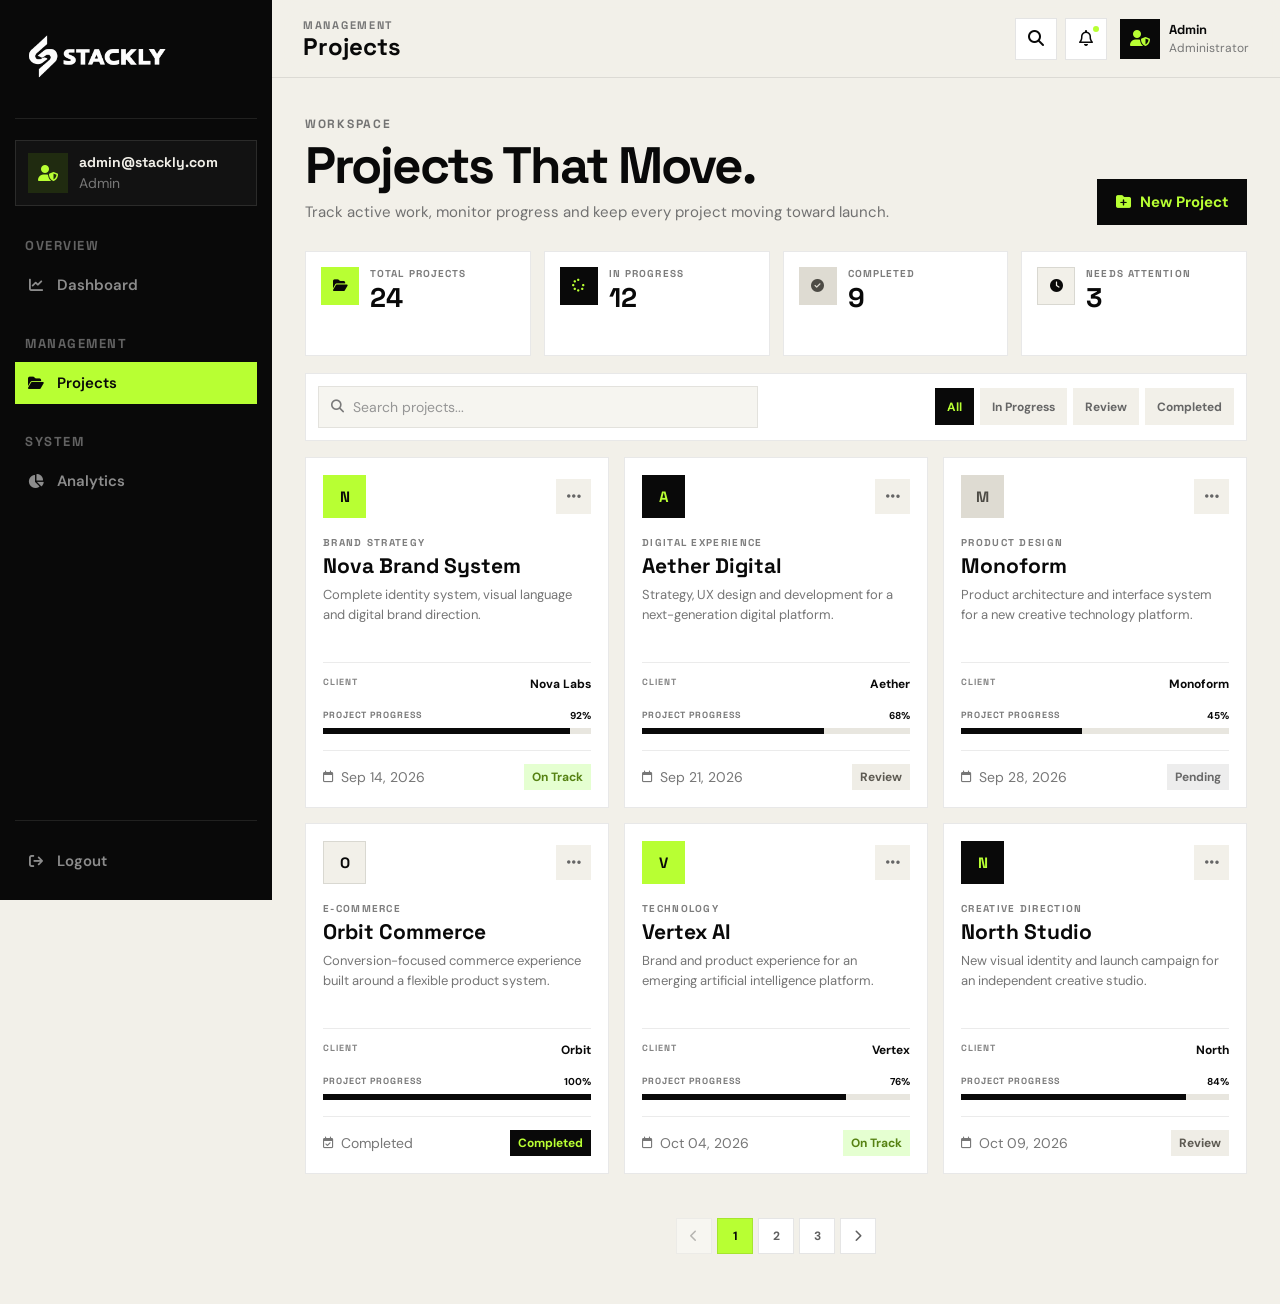
<file: projects.html>
<!DOCTYPE html>
<html lang="en">
<head>
    <meta charset="UTF-8">

    <meta
        name="viewport"
        content="width=device-width, initial-scale=1.0"
    >

    <title>Projects | Stackly</title>

    <link rel="preconnect" href="https://fonts.googleapis.com">
    <link rel="preconnect" href="https://fonts.gstatic.com" crossorigin>

    <link
        href="https://fonts.googleapis.com/css2?family=DM+Sans:wght@400;500;600;700&family=Space+Grotesk:wght@400;500;600;700&display=swap"
        rel="stylesheet"
    >

    <link
        rel="stylesheet"
        href="https://cdnjs.cloudflare.com/ajax/libs/font-awesome/6.6.0/css/all.min.css"
    >

    <link rel="stylesheet" href="projects.css">
</head>

<body>

    <aside
        class="stackly-project-sidebar"
        id="projectSidebar"
    >

        <div class="stackly-project-brand">

            <a href="admin-dashboard.html">

                <img
                    src="Assest/whitelogo.webp"
                    alt="Stackly Design Agency"
                    class="stackly-project-logo"
                >

            </a>

        </div>

        <div class="stackly-project-user">

            <div class="stackly-project-user-icon">
                <i class="fa-solid fa-user-shield"></i>
            </div>

            <div class="stackly-project-user-info">

                <strong id="sidebarAdminEmail">
                    admin@stackly.com
                </strong>

                <span id="sidebarAdminRole">
                    Admin
                </span>

            </div>

        </div>

        <nav class="stackly-project-nav">

            <div class="stackly-project-group">

                <span class="stackly-project-label">
                    OVERVIEW
                </span>

                <a
                    href="admin-dashboard.html"
                    class="stackly-project-link"
                >
                    <i class="fa-solid fa-chart-line"></i>
                    <span>Dashboard</span>
                </a>

            </div>

            <div class="stackly-project-group">

                <span class="stackly-project-label">
                    MANAGEMENT
                </span>

               

                <a
                    href="projects.html"
                    class="stackly-project-link active"
                >
                    <i class="fa-solid fa-folder-open"></i>
                    <span>Projects</span>
                </a>

               

            </div>

            <div class="stackly-project-group">

                <span class="stackly-project-label">
                    SYSTEM
                </span>

                <a
                    href="analytics.html"
                    class="stackly-project-link"
                >
                    <i class="fa-solid fa-chart-pie"></i>
                    <span>Analytics</span>
                </a>

            </div>

        </nav>

        <div class="stackly-project-sidebar-bottom">

            <a
                href="login.html"
                class="stackly-project-link"
                id="projectLogout"
            >
                <i class="fa-solid fa-arrow-right-from-bracket"></i>
                <span>Logout</span>
            </a>

        </div>

    </aside>

    <div
        class="stackly-project-overlay"
        id="projectOverlay"
    ></div>

    <main class="stackly-project-main">

        <header class="stackly-project-header">

            <div class="stackly-project-header-left">

                <button
                    type="button"
                    class="stackly-project-menu-button"
                    id="projectMenuButton"
                    aria-label="Open navigation"
                    aria-expanded="false"
                >
               
                    <i class="fa-solid fa-bars"></i>
                
                </button>

                <div class="stackly-project-page-title">

                    <span>
                        MANAGEMENT
                    </span>

                    <h1>
                        Projects
                    </h1>

                </div>

            </div>

            <a
                href="admin-dashboard.html"
                class="stackly-project-mobile-brand"
            >

                <img
                    src="Assest/whitelogo.webp"
                    alt="Stackly Design Agency"
                    class="stackly-project-mobile-logo"
                >

            </a>

            <div class="stackly-project-header-actions">

                <button
                    type="button"
                    class="stackly-project-header-button"
                    aria-label="Search"
                >
                <a href="error.html">
                    <i class="fa-solid fa-magnifying-glass"></i>
                    </a>
                </button>

                <button
                    type="button"
                    class="stackly-project-header-button"
                    aria-label="Notifications"
                >
                <a href="error.html">
                    <i class="fa-regular fa-bell"></i>
                    </a>
                    <span></span>
                </button>

                <div class="stackly-project-header-profile">

                    <div class="stackly-project-profile-icon">
                        <a href="error.html">
                        <i class="fa-solid fa-user-shield"></i>
                        </a>
                    </div>

                    <div class="stackly-project-profile-text">

                        <strong id="headerAdminName">
                            Admin
                        </strong>

                        <span id="headerAdminRole">
                            Administrator
                        </span>

                    </div>

                </div>

            </div>

        </header>

        <section class="stackly-project-content">

            <div class="stackly-project-intro">

                <div class="stackly-project-intro-copy">

                    <span class="stackly-project-kicker">
                        WORKSPACE
                    </span>

                    <h2>
                        Projects That Move.
                    </h2>

                    <p>
                        Track active work, monitor progress and
                        keep every project moving toward launch.
                    </p>

                </div>

                <button
                    type="button"
                    class="stackly-new-project-button"
                    id="newProjectButton"
                >
                    <i class="fa-solid fa-folder-plus"></i>

                    <span>
                        New Project
                    </span>
                </button>

            </div>

            <div class="stackly-project-summary">

                <div class="stackly-summary-card">

                    <div class="stackly-summary-icon lime">
                        <i class="fa-solid fa-folder-open"></i>
                    </div>

                    <div>
                        <span>
                            TOTAL PROJECTS
                        </span>

                        <strong>
                            24
                        </strong>
                    </div>

                </div>

                <div class="stackly-summary-card">

                    <div class="stackly-summary-icon dark">
                        <i class="fa-solid fa-spinner"></i>
                    </div>

                    <div>
                        <span>
                            IN PROGRESS
                        </span>

                        <strong>
                            12
                        </strong>
                    </div>

                </div>

                <div class="stackly-summary-card">

                    <div class="stackly-summary-icon beige">
                        <i class="fa-solid fa-circle-check"></i>
                    </div>

                    <div>
                        <span>
                            COMPLETED
                        </span>

                        <strong>
                            9
                        </strong>
                    </div>

                </div>

                <div class="stackly-summary-card">

                    <div class="stackly-summary-icon outline">
                        <i class="fa-solid fa-clock"></i>
                    </div>

                    <div>
                        <span>
                            NEEDS ATTENTION
                        </span>

                        <strong>
                            3
                        </strong>
                    </div>

                </div>

            </div>

            <div class="stackly-project-toolbar">

                <div class="stackly-project-search">

                    <i class="fa-solid fa-magnifying-glass"></i>

                    <input
                        type="text"
                        id="projectSearch"
                        placeholder="Search projects..."
                        autocomplete="off"
                    >

                </div>

                <div class="stackly-project-filters">

                    <button
                        type="button"
                        class="stackly-filter-button active"
                        data-filter="all"
                    >
                        All
                    </button>

                    <button
                        type="button"
                        class="stackly-filter-button"
                        data-filter="progress"
                    >
                        In Progress
                    </button>

                    <button
                        type="button"
                        class="stackly-filter-button"
                        data-filter="review"
                    >
                        Review
                    </button>

                    <button
                        type="button"
                        class="stackly-filter-button"
                        data-filter="completed"
                    >
                        Completed
                    </button>

                </div>

            </div>

            <div
                class="stackly-project-grid"
                id="projectGrid"
            >

                <article
                    class="stackly-project-card"
                    data-status="progress"
                    data-search="Nova Brand System Nova Labs Branding"
                >

                    <div class="stackly-project-card-top">

                        <div class="stackly-project-mark lime">
                            N
                        </div>

                        <button
                            type="button"
                            class="stackly-card-menu"
                            aria-label="Project options"
                        >
                            <a href="error.html">
                            <i class="fa-solid fa-ellipsis"></i>
                            </a>
                        </button>

                    </div>

                    <div class="stackly-project-category">
                        BRAND STRATEGY
                    </div>

                    <h3>
                        Nova Brand System
                    </h3>

                    <p>
                        Complete identity system, visual language
                        and digital brand direction.
                    </p>

                    <div class="stackly-project-client">

                        <span>
                            CLIENT
                        </span>

                        <strong>
                            Nova Labs
                        </strong>

                    </div>

                    <div class="stackly-project-progress">

                        <div>

                            <span>
                                PROJECT PROGRESS
                            </span>

                            <strong>
                                92%
                            </strong>

                        </div>

                        <div class="stackly-progress-track">
                            <span style="width:92%"></span>
                        </div>

                    </div>

                    <div class="stackly-project-card-footer">

                        <div class="stackly-project-deadline">

                            <i class="fa-regular fa-calendar"></i>

                            <span>
                                Sep 14, 2026
                            </span>

                        </div>

                        <span class="stackly-project-status on-track">
                            On Track
                        </span>

                    </div>

                </article>

                <article
                    class="stackly-project-card"
                    data-status="progress"
                    data-search="Aether Digital Aether Digital Experience Website"
                >

                    <div class="stackly-project-card-top">

                        <div class="stackly-project-mark dark">
                            A
                        </div>

                        <button
                            type="button"
                            class="stackly-card-menu"
                            aria-label="Project options"
                        >
                             <a href="error.html">
                            <i class="fa-solid fa-ellipsis"></i>
                            </a>
                        </button>

                    </div>

                    <div class="stackly-project-category">
                        DIGITAL EXPERIENCE
                    </div>

                    <h3>
                        Aether Digital
                    </h3>

                    <p>
                        Strategy, UX design and development for a
                        next-generation digital platform.
                    </p>

                    <div class="stackly-project-client">

                        <span>
                            CLIENT
                        </span>

                        <strong>
                            Aether
                        </strong>

                    </div>

                    <div class="stackly-project-progress">

                        <div>

                            <span>
                                PROJECT PROGRESS
                            </span>

                            <strong>
                                68%
                            </strong>

                        </div>

                        <div class="stackly-progress-track">
                            <span style="width:68%"></span>
                        </div>

                    </div>

                    <div class="stackly-project-card-footer">

                        <div class="stackly-project-deadline">

                            <i class="fa-regular fa-calendar"></i>

                            <span>
                                Sep 21, 2026
                            </span>

                        </div>

                        <span class="stackly-project-status review">
                            Review
                        </span>

                    </div>

                </article>

                <article
                    class="stackly-project-card"
                    data-status="review"
                    data-search="Monoform Monoform Product Design"
                >

                    <div class="stackly-project-card-top">

                        <div class="stackly-project-mark beige">
                            M
                        </div>

                        <button
                            type="button"
                            class="stackly-card-menu"
                            aria-label="Project options"
                        >
                           <a href="error.html">
                            <i class="fa-solid fa-ellipsis"></i>
                            </a>
                        </button>

                    </div>

                    <div class="stackly-project-category">
                        PRODUCT DESIGN
                    </div>

                    <h3>
                        Monoform
                    </h3>

                    <p>
                        Product architecture and interface system
                        for a new creative technology platform.
                    </p>

                    <div class="stackly-project-client">

                        <span>
                            CLIENT
                        </span>

                        <strong>
                            Monoform
                        </strong>

                    </div>

                    <div class="stackly-project-progress">

                        <div>

                            <span>
                                PROJECT PROGRESS
                            </span>

                            <strong>
                                45%
                            </strong>

                        </div>

                        <div class="stackly-progress-track">
                            <span style="width:45%"></span>
                        </div>

                    </div>

                    <div class="stackly-project-card-footer">

                        <div class="stackly-project-deadline">

                            <i class="fa-regular fa-calendar"></i>

                            <span>
                                Sep 28, 2026
                            </span>

                        </div>

                        <span class="stackly-project-status pending">
                            Pending
                        </span>

                    </div>

                </article>

                <article
                    class="stackly-project-card"
                    data-status="completed"
                    data-search="Orbit Commerce Orbit E-commerce"
                >

                    <div class="stackly-project-card-top">

                        <div class="stackly-project-mark outline">
                            O
                        </div>

                        <button
                            type="button"
                            class="stackly-card-menu"
                            aria-label="Project options"
                        >
                           <a href="error.html">
                            <i class="fa-solid fa-ellipsis"></i>
                            </a>
                        </button>

                    </div>

                    <div class="stackly-project-category">
                        E-COMMERCE
                    </div>

                    <h3>
                        Orbit Commerce
                    </h3>

                    <p>
                        Conversion-focused commerce experience
                        built around a flexible product system.
                    </p>

                    <div class="stackly-project-client">

                        <span>
                            CLIENT
                        </span>

                        <strong>
                            Orbit
                        </strong>

                    </div>

                    <div class="stackly-project-progress">

                        <div>

                            <span>
                                PROJECT PROGRESS
                            </span>

                            <strong>
                                100%
                            </strong>

                        </div>

                        <div class="stackly-progress-track">
                            <span style="width:100%"></span>
                        </div>

                    </div>

                    <div class="stackly-project-card-footer">

                        <div class="stackly-project-deadline">

                            <i class="fa-regular fa-calendar-check"></i>

                            <span>
                                Completed
                            </span>

                        </div>

                        <span class="stackly-project-status completed">
                            Completed
                        </span>

                    </div>

                </article>

                <article
                    class="stackly-project-card"
                    data-status="progress"
                    data-search="Vertex AI Vertex Artificial Intelligence"
                >

                    <div class="stackly-project-card-top">

                        <div class="stackly-project-mark lime">
                            V
                        </div>

                        <button
                            type="button"
                            class="stackly-card-menu"
                            aria-label="Project options"
                        >
                        <a href="error.html">
                            <i class="fa-solid fa-ellipsis"></i>
                            </a>
                        </button>

                    </div>

                    <div class="stackly-project-category">
                        TECHNOLOGY
                    </div>

                    <h3>
                        Vertex AI
                    </h3>

                    <p>
                        Brand and product experience for an
                        emerging artificial intelligence platform.
                    </p>

                    <div class="stackly-project-client">

                        <span>
                            CLIENT
                        </span>

                        <strong>
                            Vertex
                        </strong>

                    </div>

                    <div class="stackly-project-progress">

                        <div>

                            <span>
                                PROJECT PROGRESS
                            </span>

                            <strong>
                                76%
                            </strong>

                        </div>

                        <div class="stackly-progress-track">
                            <span style="width:76%"></span>
                        </div>

                    </div>

                    <div class="stackly-project-card-footer">

                        <div class="stackly-project-deadline">

                            <i class="fa-regular fa-calendar"></i>

                            <span>
                                Oct 04, 2026
                            </span>

                        </div>

                        <span class="stackly-project-status on-track">
                            On Track
                        </span>

                    </div>

                </article>

                <article
                    class="stackly-project-card"
                    data-status="review"
                    data-search="North Studio North Creative Studio"
                >

                    <div class="stackly-project-card-top">

                        <div class="stackly-project-mark dark">
                            N
                        </div>

                        <button
                            type="button"
                            class="stackly-card-menu"
                            aria-label="Project options"
                        >
                           <a href="error.html">
                            <i class="fa-solid fa-ellipsis"></i>
                            </a>
                        </button>

                    </div>

                    <div class="stackly-project-category">
                        CREATIVE DIRECTION
                    </div>

                    <h3>
                        North Studio
                    </h3>

                    <p>
                        New visual identity and launch campaign
                        for an independent creative studio.
                    </p>

                    <div class="stackly-project-client">

                        <span>
                            CLIENT
                        </span>

                        <strong>
                            North
                        </strong>

                    </div>

                    <div class="stackly-project-progress">

                        <div>

                            <span>
                                PROJECT PROGRESS
                            </span>

                            <strong>
                                84%
                            </strong>

                        </div>

                        <div class="stackly-progress-track">
                            <span style="width:84%"></span>
                        </div>

                    </div>

                    <div class="stackly-project-card-footer">

                        <div class="stackly-project-deadline">

                            <i class="fa-regular fa-calendar"></i>

                            <span>
                                Oct 09, 2026
                            </span>

                        </div>

                        <span class="stackly-project-status review">
                            Review
                        </span>

                    </div>

                </article>

            </div>
            <br>

            <div class="stackly-project-pagination">

                <button
                    type="button"
                    class="stackly-pagination-button disabled"
                    aria-label="Previous page"
                >
                    <i class="fa-solid fa-chevron-left"></i>
                </button>

                <button
                    type="button"
                    class="stackly-pagination-button active"
                >
                <a href="error.html">
                    1
                    </a>
                </button>

                <button
                    type="button"
                    class="stackly-pagination-button"
                >
                     <a href="error.html">
                    2
                    </a>
                </button>

                <button
                    type="button"
                    class="stackly-pagination-button"
                >
                     <a href="error.html">
                    3
                    </a>
                </button>

                <button
                    type="button"
                    class="stackly-pagination-button"
                    aria-label="Next page"
                >
                <a href="error.html">
                    <i class="fa-solid fa-chevron-right"></i>
                    </a>
                </button>

            </div>

        </section>

    </main>

    <script src="https://cdn.jsdelivr.net/npm/gsap@3.12.5/dist/gsap.min.js"></script>

    <script src="projects.js"></script>

</body>
</html>
</file>
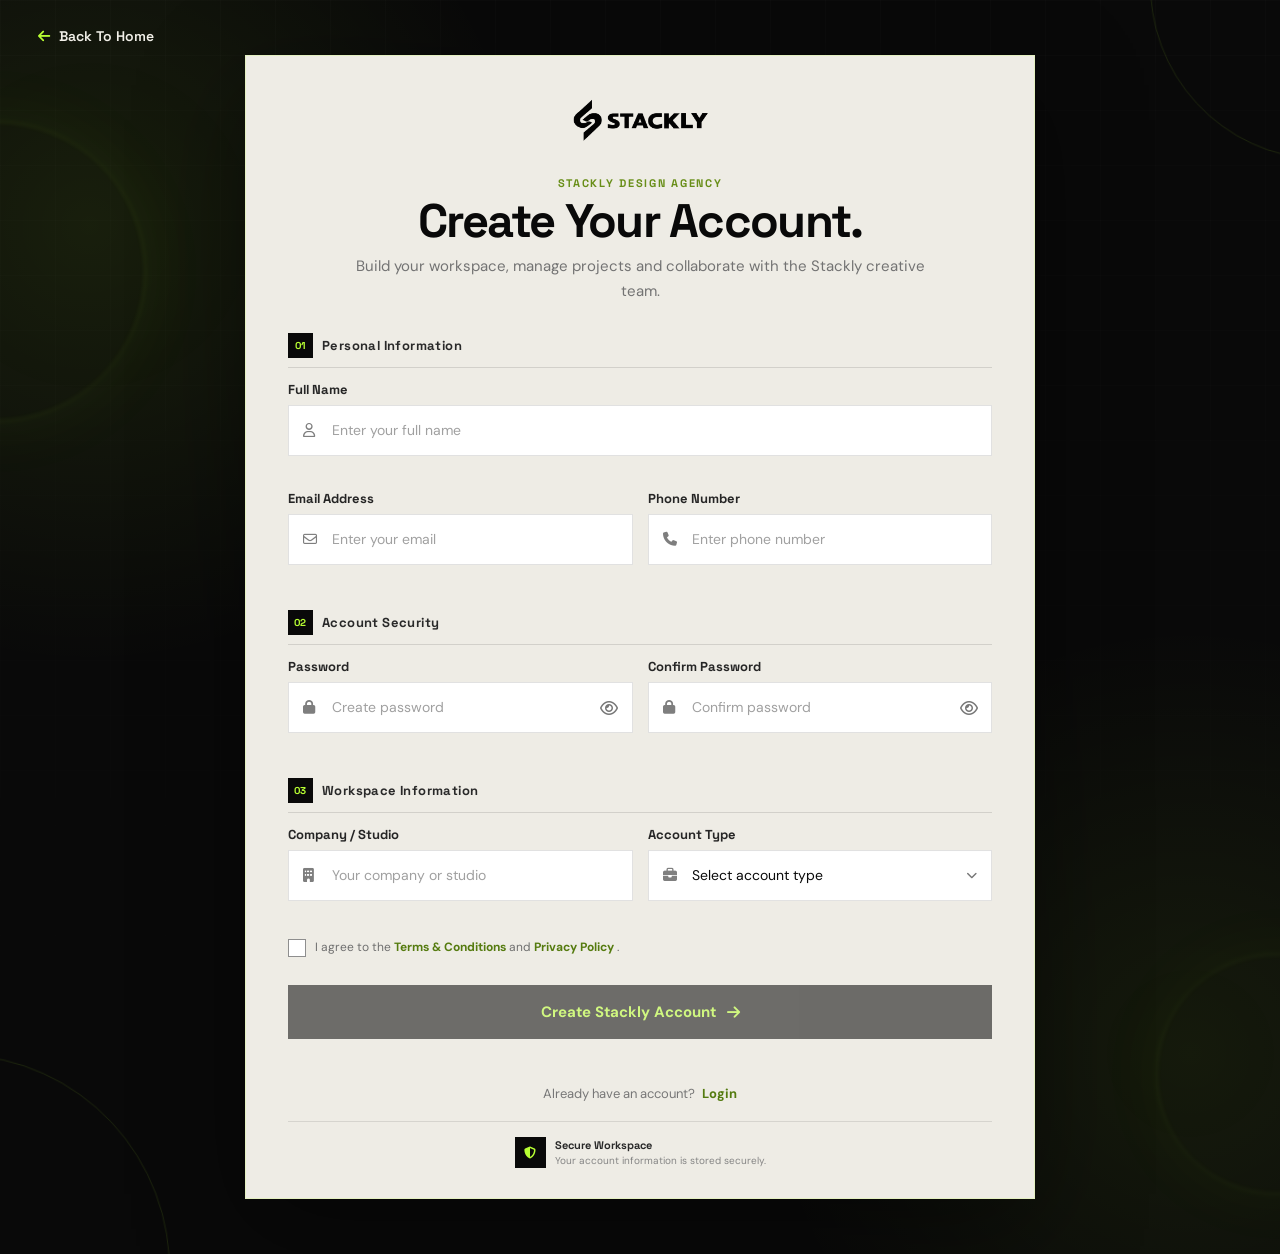
<file: register.html>
<!DOCTYPE html>
<html lang="en">
<head>
    <meta charset="UTF-8">

    <meta
        name="viewport"
        content="width=device-width, initial-scale=1.0"
    >

    <title>Create Account | Stackly</title>

    <link rel="preconnect" href="https://fonts.googleapis.com">
    <link
        href="https://fonts.googleapis.com/css2?family=DM+Sans:wght@400;500;500;600;700&family=Space+Grotesk:wght@400;500;600;700&display=swap"
        rel="stylesheet"
    >

    <link
        rel="stylesheet"
        href="https://cdnjs.cloudflare.com/ajax/libs/font-awesome/6.6.0/css/all.min.css"
    >

    <script src="https://cdn.jsdelivr.net/npm/gsap@3.12.5/dist/gsap.min.js"></script>

    <link rel="stylesheet" href="register.css">
</head>

<body>

    <main class="stackly-register-page">

        <div class="stackly-register-grid"></div>

        <div class="stackly-register-glow stackly-register-glow-one"></div>
        <div class="stackly-register-glow stackly-register-glow-two"></div>

        <div class="stackly-register-orbit stackly-register-orbit-one"></div>
        <div class="stackly-register-orbit stackly-register-orbit-two"></div>

        <a
            href="index.html"
            class="stackly-register-back"
        >
            <i class="fa-solid fa-arrow-left"></i>
            <span>Back To Home</span>
        </a>

        <section class="stackly-register-card">

            <div class="stackly-register-brand">

                <a href="index.html">

                    <img
                        src="Assest/whitelogo.webp"
                        alt="Stackly Design Agency"
                        class="stackly-register-logo"
                    >

                </a>

            </div>

            <div class="stackly-register-heading">

                <span class="stackly-register-kicker">
                    STACKLY DESIGN AGENCY
                </span>

                <h1>
                    Create Your Account.
                </h1>

                <p>
                    Build your workspace, manage projects and
                    collaborate with the Stackly creative team.
                </p>

            </div>

            <form
                id="registerForm"
                class="stackly-register-form"
                novalidate
            >

                <div class="stackly-register-section-title">
                    <span>01</span>
                    Personal Information
                </div>

                <div class="stackly-register-field">

                    <label for="fullName">
                        Full Name
                    </label>

                    <div class="stackly-register-input">

                        <i class="fa-regular fa-user"></i>

                        <input
                            type="text"
                            id="fullName"
                            placeholder="Enter your full name"
                            autocomplete="name"
                            required
                        >

                    </div>

                    <small
                        class="stackly-field-error"
                        id="nameError"
                    ></small>

                </div>

                <div class="stackly-register-two">

                    <div class="stackly-register-field">

                        <label for="registerEmail">
                            Email Address
                        </label>

                        <div class="stackly-register-input">

                            <i class="fa-regular fa-envelope"></i>

                            <input
                                type="email"
                                id="registerEmail"
                                placeholder="Enter your email"
                                autocomplete="email"
                                required
                            >

                        </div>

                        <small
                            class="stackly-field-error"
                            id="emailError"
                        ></small>

                    </div>

                    <div class="stackly-register-field">

                        <label for="phoneNumber">
                            Phone Number
                        </label>

                        <div class="stackly-register-input">

                            <i class="fa-solid fa-phone"></i>

                            <input
                                type="tel"
                                id="phoneNumber"
                                placeholder="Enter phone number"
                                autocomplete="tel"
                                required
                            >

                        </div>

                        <small
                            class="stackly-field-error"
                            id="phoneError"
                        ></small>

                    </div>

                </div>

                <div class="stackly-register-section-title stackly-register-section-space">
                    <span>02</span>
                    Account Security
                </div>

                <div class="stackly-register-two">

                    <div class="stackly-register-field">

                        <label for="registerPassword">
                            Password
                        </label>

                        <div class="stackly-register-input">

                            <i class="fa-solid fa-lock"></i>

                            <input
                                type="password"
                                id="registerPassword"
                                placeholder="Create password"
                                autocomplete="new-password"
                                required
                            >

                            <button
                                type="button"
                                class="stackly-password-toggle"
                                data-target="registerPassword"
                                aria-label="Show password"
                            >
                                <i class="fa-regular fa-eye"></i>
                            </button>

                        </div>

                        <small
                            class="stackly-field-error"
                            id="passwordError"
                        ></small>

                    </div>

                    <div class="stackly-register-field">

                        <label for="confirmPassword">
                            Confirm Password
                        </label>

                        <div class="stackly-register-input">

                            <i class="fa-solid fa-lock"></i>

                            <input
                                type="password"
                                id="confirmPassword"
                                placeholder="Confirm password"
                                autocomplete="new-password"
                                required
                            >

                            <button
                                type="button"
                                class="stackly-password-toggle"
                                data-target="confirmPassword"
                                aria-label="Show password"
                            >
                                <i class="fa-regular fa-eye"></i>
                            </button>

                        </div>

                        <small
                            class="stackly-field-error"
                            id="confirmError"
                        ></small>

                    </div>

                </div>

                <div class="stackly-register-section-title stackly-register-section-space">
                    <span>03</span>
                    Workspace Information
                </div>

                <div class="stackly-register-two">

                    <div class="stackly-register-field">

                        <label for="companyName">
                            Company / Studio
                        </label>

                        <div class="stackly-register-input">

                            <i class="fa-solid fa-building"></i>

                            <input
                                type="text"
                                id="companyName"
                                placeholder="Your company or studio"
                                autocomplete="organization"
                            >

                        </div>

                        <small
                            class="stackly-field-error"
                            id="companyError"
                        ></small>

                    </div>

                    <div class="stackly-register-field">

                        <label for="accountType">
                            Account Type
                        </label>

                        <div class="stackly-register-input">

                            <i class="fa-solid fa-briefcase"></i>

                            <select id="accountType">

                                <option value="">
                                    Select account type
                                </option>

                                <option value="Client">
                                    Client
                                </option>

                                <option value="Business">
                                    Business
                                </option>

                                <option value="Creative Partner">
                                    Creative Partner
                                </option>

                                <option value="Individual">
                                    Individual
                                </option>

                            </select>

                            <i class="fa-solid fa-chevron-down stackly-select-arrow"></i>

                        </div>

                    </div>

                </div>

                <label class="stackly-register-terms">

                    <input
                        type="checkbox"
                        id="termsCheck"
                    >

                    <span class="stackly-custom-checkbox"></span>

                    <span class="stackly-terms-text">
                        I agree to the
                        <a href="error.html">
                            Terms & Conditions
                        </a>
                        and
                        <a href="error.html">
                            Privacy Policy
                        </a>.
                    </span>

                </label>

                <small
                    class="stackly-field-error stackly-terms-error"
                    id="termsError"
                ></small>

                <button
                    type="submit"
                    class="stackly-register-submit"
                    id="registerSubmit"
                >

                    <span>
                        Create Stackly Account
                    </span>

                    <i class="fa-solid fa-arrow-right"></i>

                </button>

                <div
                    class="stackly-register-message"
                    id="registerMessage"
                ></div>

            </form>

            <div class="stackly-register-login">

                <span>
                    Already have an account?
                </span>

                <a href="login.html">
                    Login
                </a>

            </div>

            <div class="stackly-register-security">

                <div class="stackly-security-icon">
                    <i class="fa-solid fa-shield-halved"></i>
                </div>

                <div>
                    <strong>
                        Secure Workspace
                    </strong>

                    <span>
                        Your account information is stored securely.
                    </span>
                </div>

            </div>

        </section>

    </main>

    <script src="register.js"></script>

</body>
</html>
</file>
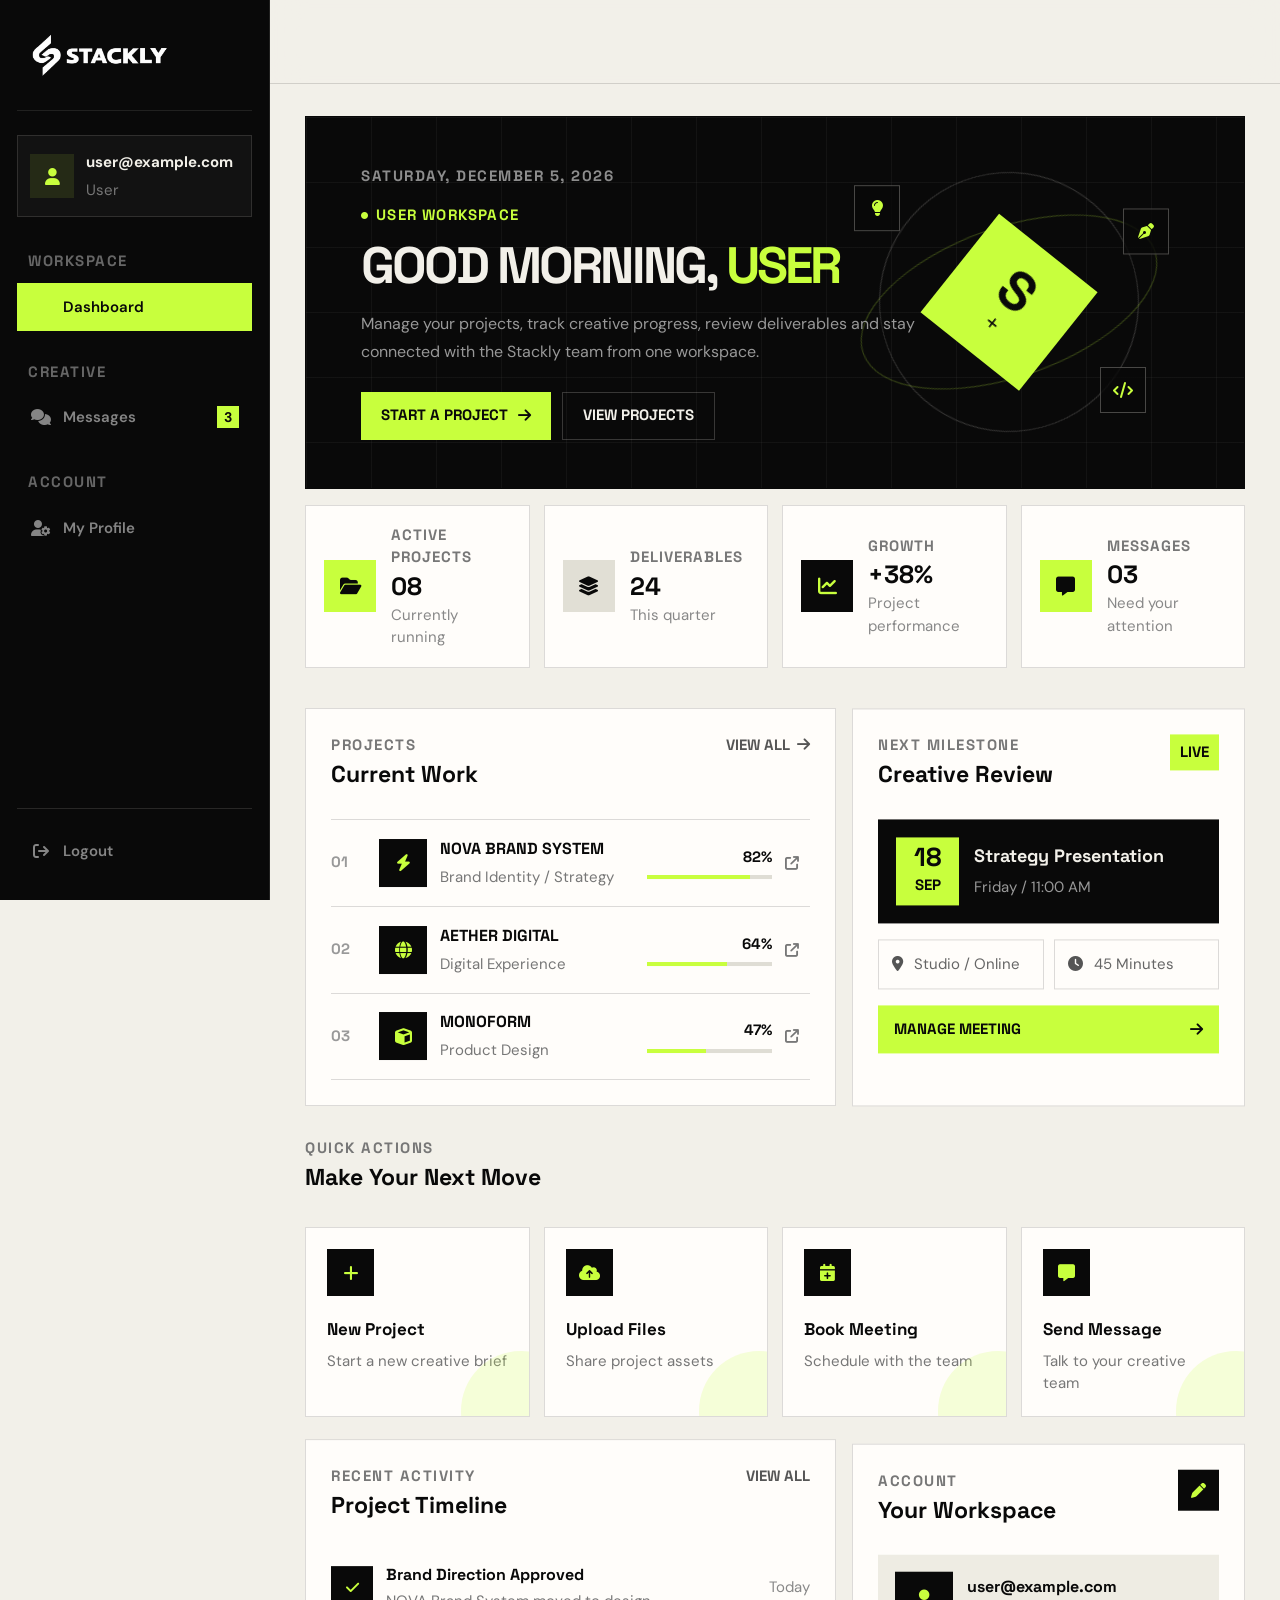
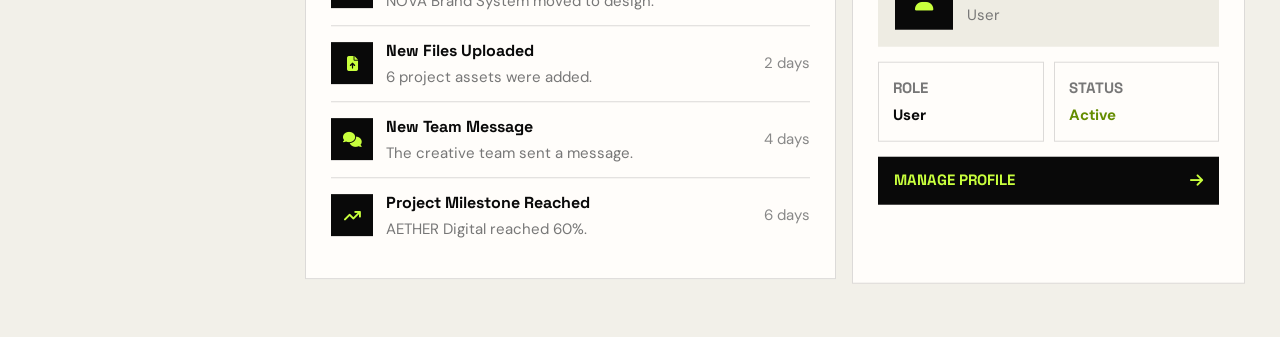
<file: user-dashboard.html>
<!DOCTYPE html>
<html lang="en">

<head>

    <meta charset="UTF-8">

    <meta
        name="viewport"
        content="width=device-width, initial-scale=1.0"
    >

    <title>Dashboard | Stackly</title>

    <link
        href="https://cdn.jsdelivr.net/npm/bootstrap@5.3.3/dist/css/bootstrap.min.css"
        rel="stylesheet"
    >

    <link
        rel="stylesheet"
        href="https://cdnjs.cloudflare.com/ajax/libs/font-awesome/6.6.0/css/all.min.css"
    >

    <link
        href="https://fonts.googleapis.com/css2?family=DM+Sans:wght@400;500;600;700&family=Space+Grotesk:wght@400;500;600;700&display=swap"
        rel="stylesheet"
    >

    <script src="https://cdn.jsdelivr.net/npm/gsap@3.12.5/dist/gsap.min.js"></script>

    <link
        rel="stylesheet"
        href="user-dashboard.css"
    >

</head>

<body>

<div class="stackly-dashboard-wrapper">

    <aside
        class="stackly-dashboard-sidebar"
        id="dashboardSidebar"
    >

       <div class="stackly-sidebar-brand">

    <a href="user-dashboard.html">

        <img
            src="Assest/whitelogo.webp"
            alt="Stackly Design Agency"
            class="stackly-sidebar-logo-image"
        >

    </a>

</div>

        <div class="stackly-sidebar-user">

            <div class="stackly-sidebar-avatar">
                <i class="fa-solid fa-user"></i>
            </div>

            <div class="stackly-sidebar-user-info">

                <strong id="sidebarUserEmail">
                    user@example.com
                </strong>

                <span id="sidebarUserRole">
                    User
                </span>

            </div>

        </div>

        <div class="stackly-sidebar-section-title">
            WORKSPACE
        </div>

        <nav class="stackly-sidebar-nav">

            <a
                href="user-dashboard.html"
                class="stackly-sidebar-link active"
            >
                <i class="fa-solid fa-grid-2"></i>
                <span>Dashboard</span>
            </a>

        </nav>

        <div class="stackly-sidebar-section-title">
            CREATIVE
        </div>

        <nav class="stackly-sidebar-nav">


            <a
                href="message.html"
                class="stackly-sidebar-link"
            >
                <i class="fa-solid fa-comments"></i>
                <span>Messages</span>

                <span class="stackly-notification-count">
                    3
                </span>

            </a>

        </nav>

        <div class="stackly-sidebar-section-title">
            ACCOUNT
        </div>

        <nav class="stackly-sidebar-nav">

            <a
                href="myprofile.html"
                class="stackly-sidebar-link"
            >
                <i class="fa-solid fa-user-gear"></i>
                <span>My Profile</span>
            </a>

        </nav>

        <div class="stackly-sidebar-bottom">

            <a
                href="login.html"
                class="stackly-sidebar-link stackly-logout-link"
                id="logoutButton"
            >
                <i class="fa-solid fa-arrow-right-from-bracket"></i>
                <span>Logout</span>
            </a>

        </div>

    </aside>

    <div
        class="stackly-sidebar-overlay"
        id="sidebarOverlay"
    ></div>

    <main class="stackly-dashboard-main">

        <header class="stackly-dashboard-header">
    <div class="stackly-dashboard-header-left">
        <button
            type="button"
            class="stackly-menu-button"
            id="mobileMenuButton"
            aria-label="Open menu"
        >
            <i class="fa-solid fa-bars"></i>
        </button>
    </div>

    <a href="user-dashboard.html" class="stackly-mobile-brand">
        <img
            src="Assest/whitelogo.webp"
            alt="Stackly Design Agency"
            class="stackly-mobile-logo-image"
        >
    </a>
</header>

        <div class="stackly-dashboard-content">

            <section class="stackly-welcome-card">

                <div class="stackly-welcome-grid"></div>

                <div class="stackly-welcome-content">

                    <span
                        class="stackly-welcome-date"
                        id="currentDate"
                    >
                        MONDAY, SEPTEMBER 7, 2026
                    </span>

                    <div class="stackly-welcome-role">
                        <i class="fa-solid fa-circle"></i>

                        <span id="welcomeRole">
                            USER WORKSPACE
                        </span>
                    </div>

                    <h2>
                        GOOD MORNING,
                        <span id="welcomeUser">
                            DESIGNER
                        </span>
                    </h2>

                    <p>
                        Manage your projects, track creative progress,
                        review deliverables and stay connected with
                        the Stackly team from one workspace.
                    </p>

                    <div class="stackly-welcome-actions">

                        <a
                            href="error.html"
                            class="stackly-primary-button"
                        >
                            START A PROJECT
                            <i class="fa-solid fa-arrow-right"></i>
                        </a>

                        <a
                            href="error.html"
                            class="stackly-secondary-button"
                        >
                            VIEW PROJECTS
                        </a>

                    </div>

                </div>

                <div class="stackly-welcome-visual">

                    <div class="stackly-welcome-orbit orbit-one"></div>
                    <div class="stackly-welcome-orbit orbit-two"></div>

                    <div class="stackly-welcome-core">
                        <span>S</span>
                        <i class="fa-solid fa-plus"></i>
                    </div>

                    <div class="stackly-welcome-node node-one">
                        <i class="fa-solid fa-lightbulb"></i>
                    </div>

                    <div class="stackly-welcome-node node-two">
                        <i class="fa-solid fa-pen-nib"></i>
                    </div>

                    <div class="stackly-welcome-node node-three">
                        <i class="fa-solid fa-code"></i>
                    </div>

                </div>

            </section>

            <section class="stackly-dashboard-stats">

                <div class="stackly-stat-card">

                    <div class="stackly-stat-icon lime">
                        <i class="fa-solid fa-folder-open"></i>
                    </div>

                    <div class="stackly-stat-info">

                        <span>
                            ACTIVE PROJECTS
                        </span>

                        <strong>
                            08
                        </strong>

                        <small>
                            Currently running
                        </small>

                    </div>

                </div>

                <div class="stackly-stat-card">

                    <div class="stackly-stat-icon cream">
                        <i class="fa-solid fa-layer-group"></i>
                    </div>

                    <div class="stackly-stat-info">

                        <span>
                            DELIVERABLES
                        </span>

                        <strong>
                            24
                        </strong>

                        <small>
                            This quarter
                        </small>

                    </div>

                </div>

                <div class="stackly-stat-card">

                    <div class="stackly-stat-icon dark">
                        <i class="fa-solid fa-chart-line"></i>
                    </div>

                    <div class="stackly-stat-info">

                        <span>
                            GROWTH
                        </span>

                        <strong>
                            +38%
                        </strong>

                        <small>
                            Project performance
                        </small>

                    </div>

                </div>

                <div class="stackly-stat-card">

                    <div class="stackly-stat-icon lime">
                        <i class="fa-solid fa-message"></i>
                    </div>

                    <div class="stackly-stat-info">

                        <span>
                            MESSAGES
                        </span>

                        <strong>
                            03
                        </strong>

                        <small>
                            Need your attention
                        </small>

                    </div>

                </div>

            </section>
            <br>

            <section class="stackly-dashboard-grid">

                <div class="stackly-dashboard-panel stackly-project-panel">

                    <div class="stackly-panel-heading">

                        <div>

                            <span>
                                PROJECTS
                            </span>

                            <h3>
                                Current Work
                            </h3>

                        </div>

                        <a href="error.html">
                            VIEW ALL
                            <i class="fa-solid fa-arrow-right"></i>
                        </a>

                    </div>

                    <div class="stackly-project-list">

                        <a
                            href="error.html"
                            class="stackly-project-item"
                        >

                            <div class="stackly-project-number">
                                01
                            </div>

                            <div class="stackly-project-icon">
                                <i class="fa-solid fa-bolt"></i>
                            </div>

                            <div class="stackly-project-details">

                                <strong>
                                    NOVA BRAND SYSTEM
                                </strong>

                                <span>
                                    Brand Identity / Strategy
                                </span>

                            </div>

                            <div class="stackly-project-progress">

                                <span>
                                    82%
                                </span>

                                <div>
                                    <i style="width:82%"></i>
                                </div>

                            </div>

                            <i class="fa-solid fa-arrow-up-right-from-square stackly-project-arrow"></i>

                        </a>

                        <a
                            href="error.html"
                            class="stackly-project-item"
                        >

                            <div class="stackly-project-number">
                                02
                            </div>

                            <div class="stackly-project-icon">
                                <i class="fa-solid fa-globe"></i>
                            </div>

                            <div class="stackly-project-details">

                                <strong>
                                    AETHER DIGITAL
                                </strong>

                                <span>
                                    Digital Experience
                                </span>

                            </div>

                            <div class="stackly-project-progress">

                                <span>
                                    64%
                                </span>

                                <div>
                                    <i style="width:64%"></i>
                                </div>

                            </div>

                            <i class="fa-solid fa-arrow-up-right-from-square stackly-project-arrow"></i>

                        </a>

                        <a
                            href="error.html"
                            class="stackly-project-item"
                        >

                            <div class="stackly-project-number">
                                03
                            </div>

                            <div class="stackly-project-icon">
                                <i class="fa-solid fa-cube"></i>
                            </div>

                            <div class="stackly-project-details">

                                <strong>
                                    MONOFORM
                                </strong>

                                <span>
                                    Product Design
                                </span>

                            </div>

                            <div class="stackly-project-progress">

                                <span>
                                    47%
                                </span>

                                <div>
                                    <i style="width:47%"></i>
                                </div>

                            </div>

                            <i class="fa-solid fa-arrow-up-right-from-square stackly-project-arrow"></i>

                        </a>

                    </div>

                </div>

                <div class="stackly-dashboard-panel stackly-next-panel">

                    <div class="stackly-panel-heading">

                        <div>

                            <span>
                                NEXT MILESTONE
                            </span>

                            <h3>
                                Creative Review
                            </h3>

                        </div>

                        <div class="stackly-panel-status">
                            LIVE
                        </div>

                    </div>

                    <div class="stackly-next-date">

                        <div class="stackly-date-box">

                            <strong>
                                18
                            </strong>

                            <span>
                                SEP
                            </span>

                        </div>

                        <div>

                            <strong>
                                Strategy Presentation
                            </strong>

                            <span>
                                Friday / 11:00 AM
                            </span>

                        </div>

                    </div>

                    <div class="stackly-next-details">

                        <div>
                            <i class="fa-solid fa-location-dot"></i>
                            Studio / Online
                        </div>

                        <div>
                            <i class="fa-solid fa-clock"></i>
                            45 Minutes
                        </div>

                    </div>

                    <a
                        href="error.html"
                        class="stackly-panel-action"
                    >
                        MANAGE MEETING
                        <i class="fa-solid fa-arrow-right"></i>
                    </a>

                </div>

            </section>

            <section class="stackly-quick-section">

                <div class="stackly-section-heading">

                    <div>

                        <span>
                            QUICK ACTIONS
                        </span>

                        <h3>
                            Make Your Next Move
                        </h3>

                    </div>

                </div>

                <div class="stackly-quick-grid">

                    <a
                        href="error.html"
                        class="stackly-quick-card"
                    >

                        <div class="stackly-quick-icon">
                            <i class="fa-solid fa-plus"></i>
                        </div>

                        <strong>
                            New Project
                        </strong>

                        <span>
                            Start a new creative brief
                        </span>

                        <i class="fa-solid fa-arrow-up-right stackly-quick-arrow"></i>

                    </a>

                    <a
                        href="error.html"
                        class="stackly-quick-card"
                    >

                        <div class="stackly-quick-icon">
                            <i class="fa-solid fa-cloud-arrow-up"></i>
                        </div>

                        <strong>
                            Upload Files
                        </strong>

                        <span>
                            Share project assets
                        </span>

                        <i class="fa-solid fa-arrow-up-right stackly-quick-arrow"></i>

                    </a>

                    <a
                        href="error.html"
                        class="stackly-quick-card"
                    >

                        <div class="stackly-quick-icon">
                            <i class="fa-solid fa-calendar-plus"></i>
                        </div>

                        <strong>
                            Book Meeting
                        </strong>

                        <span>
                            Schedule with the team
                        </span>

                        <i class="fa-solid fa-arrow-up-right stackly-quick-arrow"></i>

                    </a>

                    <a
                        href="error.html"
                        class="stackly-quick-card"
                    >

                        <div class="stackly-quick-icon">
                            <i class="fa-solid fa-message"></i>
                        </div>

                        <strong>
                            Send Message
                        </strong>

                        <span>
                            Talk to your creative team
                        </span>

                        <i class="fa-solid fa-arrow-up-right stackly-quick-arrow"></i>

                    </a>

                </div>

            </section>
                <br>
            <section class="stackly-dashboard-grid stackly-bottom-grid">

                <div class="stackly-dashboard-panel stackly-activity-panel">

                    <div class="stackly-panel-heading">

                        <div>

                            <span>
                                RECENT ACTIVITY
                            </span>

                            <h3>
                                Project Timeline
                            </h3>

                        </div>

                        <a href="error.html">
                            VIEW ALL
                        </a>

                    </div>

                    <div class="stackly-activity-list">

                        <div class="stackly-activity-item">

                            <div class="stackly-activity-icon">
                                <i class="fa-solid fa-check"></i>
                            </div>

                            <div class="stackly-activity-info">

                                <strong>
                                    Brand Direction Approved
                                </strong>

                                <span>
                                    NOVA Brand System moved to design.
                                </span>

                            </div>

                            <small>
                                Today
                            </small>

                        </div>

                        <div class="stackly-activity-item">

                            <div class="stackly-activity-icon">
                                <i class="fa-solid fa-file-arrow-up"></i>
                            </div>

                            <div class="stackly-activity-info">

                                <strong>
                                    New Files Uploaded
                                </strong>

                                <span>
                                    6 project assets were added.
                                </span>

                            </div>

                            <small>
                                2 days
                            </small>

                        </div>

                        <div class="stackly-activity-item">

                            <div class="stackly-activity-icon">
                                <i class="fa-solid fa-comments"></i>
                            </div>

                            <div class="stackly-activity-info">

                                <strong>
                                    New Team Message
                                </strong>

                                <span>
                                    The creative team sent a message.
                                </span>

                            </div>

                            <small>
                                4 days
                            </small>

                        </div>

                        <div class="stackly-activity-item">

                            <div class="stackly-activity-icon">
                                <i class="fa-solid fa-arrow-trend-up"></i>
                            </div>

                            <div class="stackly-activity-info">

                                <strong>
                                    Project Milestone Reached
                                </strong>

                                <span>
                                    AETHER Digital reached 60%.
                                </span>

                            </div>

                            <small>
                                6 days
                            </small>

                        </div>

                    </div>

                </div>

                <div class="stackly-dashboard-panel stackly-profile-panel">

                    <div class="stackly-panel-heading">

                        <div>

                            <span>
                                ACCOUNT
                            </span>

                            <h3>
                                Your Workspace
                            </h3>

                        </div>

                        <a
                            href="error.html"
                            class="stackly-profile-edit"
                        >
                            <i class="fa-solid fa-pen"></i>
                        </a>

                    </div>

                    <div class="stackly-profile-summary">

                        <div class="stackly-profile-avatar">
                            <i class="fa-solid fa-user"></i>
                        </div>

                        <div>

                            <strong id="profileUserEmail">
                                user@example.com
                            </strong>

                            <span id="profileUserRole">
                                User
                            </span>

                        </div>

                    </div>

                    <div class="stackly-profile-details">

                        <div>

                            <span>
                                ROLE
                            </span>

                            <strong id="profileRole">
                                User
                            </strong>

                        </div>

                        <div>

                            <span>
                                STATUS
                            </span>

                            <strong class="stackly-online-status">
                                Active
                            </strong>

                        </div>

                    </div>

                    <a
                        href="error.html"
                        class="stackly-profile-button"
                    >
                        MANAGE PROFILE
                        <i class="fa-solid fa-arrow-right"></i>
                    </a>

                </div>

            </section>

        </div>

    </main>

</div>

<script src="user-dashboard.js"></script>

</body>

</html>
</file>
<file: admin-dashboard.css>
* {
    margin: 0;
    padding: 0;
    box-sizing: border-box;
}

html {
    scroll-behavior: smooth;
}

body {
    min-height: 100vh;
    overflow-x: hidden;
    background: #f2f0e9;
    color: #090909;
    font-family: "DM Sans", sans-serif;
}

body.stackly-admin-menu-open {
    overflow: hidden;
}

button,
input {
    font: inherit;
}

button {
    border: 0;
}

a {
    color: inherit;
    text-decoration: none;
}

.stackly-admin-sidebar {
    position: fixed;
    top: 0;
    left: 0;
    width: 272px;
    height: 100vh;
    height: 100dvh;
    padding: 29px 15px 18px;
    display: flex;
    flex-direction: column;
    overflow-y: auto;
    background: #090909;
    color: #f2f0e9;
    z-index: 2000;
    scrollbar-width: thin;
    scrollbar-color: #303030 transparent;
}

.stackly-admin-brand {
    padding: 0 8px 28px;
    border-bottom: 1px solid rgba(242, 240, 233, 0.1);
}

.stackly-admin-brand a {
    display: inline-flex;
    align-items: center;
}

.stackly-admin-logo {
    display: block;
    width: 148px;
    height: auto;
    max-width: 100%;
    object-fit: contain;
}

.stackly-admin-user {
    margin-top: 21px;
    padding: 12px;
    display: flex;
    align-items: center;
    gap: 11px;
    background: #121212;
    border: 1px solid rgba(242, 240, 233, 0.11);
}

.stackly-admin-user-icon {
    width: 40px;
    height: 40px;
    flex: 0 0 40px;
    display: flex;
    align-items: center;
    justify-content: center;
    background: #202b10;
    color: #b8ff33;
}

.stackly-admin-user-info {
    min-width: 0;
    display: flex;
    flex-direction: column;
    gap: 3px;
}

.stackly-admin-user-info strong {
    max-width: 175px;
    overflow: hidden;
    text-overflow: ellipsis;
    white-space: nowrap;
    font-family: "Space Grotesk", sans-serif;
    font-size: 14px;
    font-weight: 700;
}

.stackly-admin-user-info span {
    color: #777777;
    font-size: 14px;
}

.stackly-admin-nav {
    padding-top: 31px;
}

.stackly-admin-group {
    margin-bottom: 29px;
}

.stackly-admin-label {
    display: block;
    margin: 0 10px 10px;
    color: #626262;
    font-family: "Space Grotesk", sans-serif;
    font-size: 13px;
    font-weight: 700;
    letter-spacing: 1.5px;
}

.stackly-admin-link {
    min-height: 42px;
    padding: 0 11px;
    display: flex;
    align-items: center;
    gap: 12px;
    color: #8c8c8c;
    font-size: 15px;
    font-weight: 600;
    transition:
        color 0.2s ease,
        background 0.2s ease,
        transform 0.2s ease;
}

.stackly-admin-link i {
    width: 19px;
    text-align: center;
    font-size: 14px;
}

.stackly-admin-link:hover {
    color: #ffffff;
    transform: translateX(2px);
}

.stackly-admin-link.active {
    background: #b8ff33;
    color: #090909;
    transform: none;
}

.stackly-admin-count {
    min-width: 20px;
    height: 20px;
    margin-left: auto;
    display: flex;
    align-items: center;
    justify-content: center;
    background: #090909;
    color: #b8ff33;
    font-size: 11px;
}

.stackly-admin-sidebar-bottom {
    margin-top: auto;
    padding-top: 19px;
    border-top: 1px solid rgba(242, 240, 233, 0.1);
}

.stackly-admin-main {
    width: calc(100% - 272px);
    min-height: 100vh;
    margin-left: 272px;
    background: #f2f0e9;
}

.stackly-admin-header {
    min-height: 78px;
    padding: 0 31px;
    display: flex;
    align-items: center;
    justify-content: space-between;
    gap: 25px;
    position: sticky;
    top: 0;
    z-index: 1000;
    background: rgba(242, 240, 233, 0.96);
    border-bottom: 1px solid rgba(9, 9, 9, 0.09);
    backdrop-filter: blur(15px);
    -webkit-backdrop-filter: blur(15px);
}

.stackly-admin-header-left {
    display: flex;
    align-items: center;
}

.stackly-admin-menu-button {
    display: none;
    width: 42px;
    height: 42px;
    align-items: center;
    justify-content: center;
    background: #ffffff;
    color: #090909;
    border: 1px solid rgba(9, 9, 9, 0.12);
    cursor: pointer;
    font-size: 17px;
}

.stackly-admin-page-title {
    display: flex;
    flex-direction: column;
    gap: 3px;
}

.stackly-admin-page-title span {
    color: #777777;
    font-family: "Space Grotesk", sans-serif;
    font-size: 11px;
    font-weight: 700;
    letter-spacing: 1.7px;
}

.stackly-admin-page-title h1 {
    font-family: "Space Grotesk", sans-serif;
    font-size: 24px;
    line-height: 1;
    font-weight: 700;
}

.stackly-admin-mobile-brand {
    display: none;
}

.stackly-admin-header-actions {
    display: flex;
    align-items: center;
    gap: 8px;
}

.stackly-admin-header-button {
    position: relative;
    width: 42px;
    height: 42px;
    display: flex;
    align-items: center;
    justify-content: center;
    background: #ffffff;
    color: #090909;
    border: 1px solid rgba(9, 9, 9, 0.11);
    cursor: pointer;
}

.stackly-admin-header-button:hover {
    background: #090909;
    color: #b8ff33;
}

.stackly-admin-notification-dot {
    position: absolute;
    top: 7px;
    right: 7px;
    width: 6px;
    height: 6px;
    border-radius: 50%;
    background: #b8ff33;
}

.stackly-admin-header-profile {
    margin-left: 5px;
    display: flex;
    align-items: center;
    gap: 9px;
}

.stackly-admin-profile-icon {
    width: 40px;
    height: 40px;
    display: flex;
    align-items: center;
    justify-content: center;
    background: #090909;
    color: #b8ff33;
}

.stackly-admin-profile-text {
    display: flex;
    flex-direction: column;
    gap: 2px;
}

.stackly-admin-profile-text strong {
    font-family: "Space Grotesk", sans-serif;
    font-size: 13px;
}

.stackly-admin-profile-text span {
    color: #777777;
    font-size: 12px;
}

.stackly-admin-overlay {
    display: none;
}

.stackly-admin-content {
    padding: 37px 33px 50px;
}

.stackly-admin-welcome {
    margin-bottom: 27px;
    display: flex;
    align-items: flex-end;
    justify-content: space-between;
    gap: 25px;
}

.stackly-admin-welcome-copy {
    max-width: 780px;
}

.stackly-admin-kicker {
    display: block;
    margin-bottom: 9px;
    color: #737373;
    font-family: "Space Grotesk", sans-serif;
    font-size: 12px;
    font-weight: 700;
    letter-spacing: 1.7px;
}

.stackly-admin-welcome h2 {
    margin-bottom: 9px;
    font-family: "Space Grotesk", sans-serif;
    font-size: clamp(40px, 4vw, 55px);
    line-height: 0.98;
    letter-spacing: -2px;
}

.stackly-admin-welcome p {
    max-width: 690px;
    color: #717171;
    font-size: 15px;
    line-height: 1.65;
}

.stackly-admin-date-card {
    min-width: 230px;
    padding: 12px 15px;
    background: #090909;
    color: #ffffff;
}

.stackly-admin-date-card span {
    display: block;
    margin-bottom: 4px;
    color: #b8ff33;
    font-family: "Space Grotesk", sans-serif;
    font-size: 10px;
    font-weight: 700;
    letter-spacing: 1.5px;
}

.stackly-admin-date-card strong {
    font-size: 13px;
    font-weight: 600;
}

.stackly-admin-stats {
    display: grid;
    grid-template-columns: repeat(4, minmax(0, 1fr));
    gap: 14px;
    margin-bottom: 17px;
}

.stackly-admin-stat-card {
    position: relative;
    min-width: 0;
    min-height: 145px;
    padding: 17px;
    display: flex;
    align-items: flex-start;
    gap: 12px;
    background: #ffffff;
    border: 1px solid rgba(9, 9, 9, 0.09);
}

.stackly-admin-stat-icon {
    width: 40px;
    height: 40px;
    flex: 0 0 40px;
    display: flex;
    align-items: center;
    justify-content: center;
    font-size: 14px;
}

.stackly-admin-stat-icon.lime {
    background: #b8ff33;
    color: #090909;
}

.stackly-admin-stat-icon.dark {
    background: #090909;
    color: #b8ff33;
}

.stackly-admin-stat-icon.beige {
    background: #dedbd2;
    color: #4d4b46;
}

.stackly-admin-stat-icon.outline {
    background: #f2f0e9;
    color: #090909;
    border: 1px solid rgba(9, 9, 9, 0.1);
}

.stackly-admin-stat-copy {
    min-width: 0;
}

.stackly-admin-stat-copy span {
    display: block;
    margin-bottom: 5px;
    color: #808080;
    font-family: "Space Grotesk", sans-serif;
    font-size: 10px;
    font-weight: 700;
    letter-spacing: 1.2px;
}

.stackly-admin-stat-copy strong {
    display: block;
    font-family: "Space Grotesk", sans-serif;
    font-size: 30px;
    line-height: 1;
}

.stackly-admin-stat-copy small {
    display: block;
    margin-top: 7px;
    color: #777777;
    font-size: 11px;
}

.stackly-admin-stat-arrow {
    position: absolute;
    right: 15px;
    bottom: 15px;
    width: 25px;
    height: 25px;
    display: flex;
    align-items: center;
    justify-content: center;
    background: #f2f0e9;
    color: #777777;
    font-size: 10px;
}

.stackly-admin-grid-top {
    display: grid;
    grid-template-columns: minmax(0, 1.35fr) minmax(300px, 0.75fr);
    gap: 17px;
    margin-bottom: 17px;
}

.stackly-admin-card {
    min-width: 0;
    background: #ffffff;
    border: 1px solid rgba(9, 9, 9, 0.09);
}

.stackly-performance-card,
.stackly-activity-card,
.stackly-projects-card,
.stackly-quick-card,
.stackly-team-overview {
    overflow: hidden;
}

.stackly-admin-card-header {
    min-height: 79px;
    padding: 16px 17px;
    display: flex;
    align-items: center;
    justify-content: space-between;
    gap: 15px;
    border-bottom: 1px solid rgba(9, 9, 9, 0.08);
}

.stackly-admin-card-header > div:first-child {
    min-width: 0;
}

.stackly-admin-card-header span {
    display: block;
    color: #7b7b7b;
    font-family: "Space Grotesk", sans-serif;
    font-size: 10px;
    font-weight: 700;
    letter-spacing: 1.5px;
}

.stackly-admin-card-header h3 {
    margin-top: 4px;
    font-family: "Space Grotesk", sans-serif;
    font-size: 19px;
}

.stackly-admin-small-button {
    min-height: 34px;
    padding: 0 11px;
    display: inline-flex;
    align-items: center;
    gap: 7px;
    background: #f2f0e9;
    color: #090909;
    cursor: pointer;
    font-size: 12px;
}

.stackly-performance-summary {
    min-height: 140px;
    padding: 18px;
    display: flex;
    align-items: center;
    justify-content: space-between;
    gap: 25px;
    background: #fbfaf7;
}

.stackly-performance-summary > div:first-child {
    min-width: 0;
}

.stackly-performance-summary span {
    display: block;
    color: #777777;
    font-family: "Space Grotesk", sans-serif;
    font-size: 10px;
    font-weight: 700;
    letter-spacing: 1.3px;
}

.stackly-performance-summary strong {
    display: block;
    margin-top: 5px;
    font-family: "Space Grotesk", sans-serif;
    font-size: 43px;
    line-height: 1;
}

.stackly-performance-summary p {
    margin-top: 6px;
    color: #777777;
    font-size: 12px;
}

.stackly-performance-circle {
    position: relative;
    width: 108px;
    height: 108px;
    flex: 0 0 108px;
}

.stackly-performance-circle svg {
    width: 100%;
    height: 100%;
    transform: rotate(-90deg);
}

.performance-track {
    fill: none;
    stroke: #e7e5dd;
    stroke-width: 9;
}

.performance-value {
    fill: none;
    stroke: #b8ff33;
    stroke-width: 9;
    stroke-linecap: round;
    stroke-dasharray: 301.59;
    stroke-dashoffset: 301.59;
}

.stackly-performance-circle strong {
    position: absolute;
    inset: 0;
    display: flex;
    align-items: center;
    justify-content: center;
    font-family: "Space Grotesk", sans-serif;
    font-size: 21px;
}

.stackly-progress-list {
    padding: 13px 18px 19px;
}

.stackly-progress-item {
    margin-bottom: 15px;
}

.stackly-progress-item:last-child {
    margin-bottom: 0;
}

.stackly-progress-item > div:first-child {
    display: flex;
    align-items: center;
    justify-content: space-between;
    margin-bottom: 6px;
}

.stackly-progress-item span {
    color: #777777;
    font-family: "Space Grotesk", sans-serif;
    font-size: 10px;
    font-weight: 700;
    letter-spacing: 0.8px;
}

.stackly-progress-item strong {
    font-size: 11px;
}

.stackly-progress-bar {
    height: 6px;
    overflow: hidden;
    background: #e8e6df;
}

.stackly-progress-bar span {
    display: block;
    height: 100%;
    background: #090909;
}

.stackly-more-button {
    width: 36px;
    height: 36px;
    display: flex;
    align-items: center;
    justify-content: center;
    background: #f2f0e9;
    color: #090909;
    cursor: pointer;
}

.stackly-admin-activity-list {
    padding: 7px 17px 11px;
}

.stackly-admin-activity {
    min-height: 70px;
    display: grid;
    grid-template-columns: 38px minmax(0, 1fr) auto;
    gap: 10px;
    align-items: center;
    border-bottom: 1px solid rgba(9, 9, 9, 0.07);
}

.stackly-admin-activity:last-child {
    border-bottom: 0;
}

.activity-icon {
    width: 38px;
    height: 38px;
    display: flex;
    align-items: center;
    justify-content: center;
    font-size: 12px;
}

.activity-icon.lime {
    background: #b8ff33;
    color: #090909;
}

.activity-icon.dark {
    background: #090909;
    color: #b8ff33;
}

.activity-icon.beige {
    background: #dedbd2;
    color: #4f4d47;
}

.activity-icon.outline {
    background: #f2f0e9;
    color: #090909;
    border: 1px solid rgba(9, 9, 9, 0.1);
}

.stackly-admin-activity div:nth-child(2) {
    min-width: 0;
}

.stackly-admin-activity strong {
    display: block;
    overflow: hidden;
    text-overflow: ellipsis;
    white-space: nowrap;
    font-family: "Space Grotesk", sans-serif;
    font-size: 13px;
}

.stackly-admin-activity span {
    display: block;
    margin-top: 3px;
    overflow: hidden;
    text-overflow: ellipsis;
    white-space: nowrap;
    color: #7d7d7d;
    font-size: 11px;
}

.stackly-admin-activity time {
    color: #8b8b8b;
    font-size: 10px;
}

.stackly-admin-grid-bottom {
    display: grid;
    grid-template-columns: minmax(0, 1.5fr) minmax(280px, 0.7fr);
    gap: 17px;
    margin-bottom: 17px;
}

.stackly-view-all {
    display: inline-flex;
    align-items: center;
    gap: 7px;
    color: #090909;
    font-size: 12px;
    font-weight: 700;
}

.stackly-view-all:hover {
    color: #6e9d15;
}

.stackly-project-table {
    width: 100%;
}

.stackly-project-row {
    min-height: 78px;
    padding: 0 17px;
    display: grid;
    grid-template-columns: 1.5fr 0.8fr 1fr 0.7fr;
    align-items: center;
    gap: 15px;
    border-bottom: 1px solid rgba(9, 9, 9, 0.07);
}

.stackly-project-row:last-child {
    border-bottom: 0;
}

.stackly-project-row.heading {
    min-height: 38px;
    background: #f8f7f2;
}

.stackly-project-row.heading span {
    color: #818181;
    font-family: "Space Grotesk", sans-serif;
    font-size: 9px;
    font-weight: 700;
    letter-spacing: 1.1px;
}

.stackly-project-row > span {
    color: #777777;
    font-size: 11px;
}

.stackly-project-name {
    min-width: 0;
    display: flex;
    align-items: center;
    gap: 9px;
}

.project-symbol {
    width: 36px;
    height: 36px;
    flex: 0 0 36px;
    display: flex;
    align-items: center;
    justify-content: center;
    font-family: "Space Grotesk", sans-serif;
    font-size: 13px;
    font-weight: 700;
}

.project-symbol.lime {
    background: #b8ff33;
    color: #090909;
}

.project-symbol.dark {
    background: #090909;
    color: #b8ff33;
}

.project-symbol.beige {
    background: #dedbd2;
    color: #4d4b45;
}

.stackly-project-name > div:last-child {
    min-width: 0;
}

.stackly-project-name strong {
    display: block;
    overflow: hidden;
    text-overflow: ellipsis;
    white-space: nowrap;
    font-family: "Space Grotesk", sans-serif;
    font-size: 13px;
}

.stackly-project-name span {
    display: block;
    margin-top: 3px;
    overflow: hidden;
    color: #7a7a7a;
    text-overflow: ellipsis;
    white-space: nowrap;
    font-size: 10px;
}

.project-progress {
    min-width: 0;
}

.project-progress > div:first-child {
    display: flex;
    justify-content: flex-end;
    margin-bottom: 5px;
}

.project-progress > div:first-child span {
    color: #666666;
    font-size: 10px;
}

.project-progress-bar {
    height: 5px;
    overflow: hidden;
    background: #e7e5dd;
}

.project-progress-bar span {
    display: block;
    height: 100%;
    background: #090909;
}

.project-status {
    width: fit-content;
    padding: 5px 8px;
    font-size: 10px;
    font-weight: 700;
}

.project-status.completed {
    background: #e5ffd1;
    color: #537d12;
}

.project-status.review {
    background: #efede6;
    color: #5a5851;
}

.project-status.pending {
    background: #ededed;
    color: #696969;
}

.stackly-quick-actions {
    padding: 9px 12px 12px;
}

.stackly-quick-action {
    min-height: 59px;
    padding: 8px 4px;
    display: grid;
    grid-template-columns: 37px minmax(0, 1fr) 20px;
    gap: 9px;
    align-items: center;
    border-bottom: 1px solid rgba(9, 9, 9, 0.07);
}

.stackly-quick-action:last-child {
    border-bottom: 0;
}

.stackly-quick-action > div {
    width: 37px;
    height: 37px;
    display: flex;
    align-items: center;
    justify-content: center;
    background: #f2f0e9;
    color: #090909;
    font-size: 12px;
}

.stackly-quick-action span {
    font-size: 13px;
    font-weight: 600;
}

.stackly-quick-action > i {
    color: #777777;
    font-size: 11px;
}

.stackly-quick-action:hover > div {
    background: #b8ff33;
}

.stackly-team-overview {
    margin-bottom: 10px;
}

.stackly-team-list {
    display: grid;
    grid-template-columns: repeat(4, minmax(0, 1fr));
}

.stackly-team-member {
    min-height: 94px;
    padding: 14px;
    display: flex;
    align-items: center;
    gap: 10px;
    border-right: 1px solid rgba(9, 9, 9, 0.07);
}

.stackly-team-member:last-child {
    border-right: 0;
}

.stackly-team-avatar {
    width: 38px;
    height: 38px;
    flex: 0 0 38px;
    display: flex;
    align-items: center;
    justify-content: center;
    font-size: 12px;
}

.stackly-team-avatar.lime {
    background: #b8ff33;
    color: #090909;
}

.stackly-team-avatar.dark {
    background: #090909;
    color: #b8ff33;
}

.stackly-team-avatar.beige {
    background: #dedbd2;
    color: #4e4c46;
}

.stackly-team-avatar.outline {
    background: #f2f0e9;
    color: #090909;
    border: 1px solid rgba(9, 9, 9, 0.1);
}

.stackly-team-member-info {
    min-width: 0;
}

.stackly-team-member-info strong {
    display: block;
    overflow: hidden;
    text-overflow: ellipsis;
    white-space: nowrap;
    font-family: "Space Grotesk", sans-serif;
    font-size: 12px;
}

.stackly-team-member-info span {
    display: block;
    margin-top: 3px;
    color: #777777;
    font-size: 10px;
}

.stackly-team-indicator {
    margin-left: auto;
    flex-shrink: 0;
    padding: 4px 6px;
    font-size: 9px;
    font-weight: 700;
}

.stackly-team-indicator.active {
    background: #e5ffd1;
    color: #5a8614;
}

.stackly-team-indicator.busy {
    background: #eceae3;
    color: #66635b;
}

@media (max-width: 1250px) {

    .stackly-admin-stats {
        grid-template-columns: repeat(2, minmax(0, 1fr));
    }

    .stackly-admin-grid-top,
    .stackly-admin-grid-bottom {
        grid-template-columns: 1fr;
    }

    .stackly-team-list {
        grid-template-columns: repeat(2, minmax(0, 1fr));
    }

    .stackly-team-member:nth-child(2) {
        border-right: 0;
    }

    .stackly-team-member:nth-child(-n + 2) {
        border-bottom: 1px solid rgba(9, 9, 9, 0.07);
    }
}

@media (max-width: 991px) {

    .stackly-admin-sidebar {
        left: -290px;
        width: 272px;
        transition: left 0.32s ease;
    }

    .stackly-admin-sidebar.mobile-open {
        left: 0;
    }

    .stackly-admin-overlay {
        position: fixed;
        inset: 0;
        display: block;
        background: rgba(0, 0, 0, 0.58);
        opacity: 0;
        visibility: hidden;
        pointer-events: none;
        z-index: 1900;
        transition:
            opacity 0.25s ease,
            visibility 0.25s ease;
    }

    .stackly-admin-overlay.active {
        opacity: 1;
        visibility: visible;
        pointer-events: auto;
    }

    .stackly-admin-main {
        width: 100%;
        margin-left: 0;
        padding-top: 66px;
    }

    .stackly-admin-header {
        position: fixed;
        top: 0;
        left: 0;
        right: 0;
        height: 66px;
        min-height: 66px;
        padding: 0 13px;
        background: rgba(255, 255, 255, 0.97);
        border-bottom: 1px solid rgba(9, 9, 9, 0.11);
        z-index: 1500;
    }

    .stackly-admin-header-left {
        width: 43px;
        flex: 0 0 43px;
    }

    .stackly-admin-menu-button {
        display: flex;
    }

    .stackly-admin-page-title {
        display: none;
    }

    .stackly-admin-mobile-brand {
        display: flex;
        align-items: center;
        margin-left: auto;
    }

    .stackly-admin-mobile-logo {
        width: 126px;
        height: auto;
        display: block;
        object-fit: contain;
        filter: invert(1);
    }

    .stackly-admin-header-actions {
        display: none !important;
    }

    .stackly-admin-content {
        padding: 28px 18px 40px;
    }

    .stackly-admin-welcome {
        align-items: flex-start;
        flex-direction: column;
        gap: 15px;
    }

    .stackly-admin-date-card {
        width: 100%;
    }
}

@media (max-width: 767px) {

    .stackly-admin-main {
        padding-top: 64px;
    }

    .stackly-admin-header {
        height: 64px;
        min-height: 64px;
        padding: 0 11px;
    }

    .stackly-admin-menu-button {
        width: 40px;
        height: 40px;
    }

    .stackly-admin-mobile-logo {
        width: 116px;
    }

    .stackly-admin-content {
        padding: 22px 13px 32px;
    }

    .stackly-admin-welcome h2 {
        font-size: 39px;
        letter-spacing: -1.5px;
    }

    .stackly-admin-welcome p {
        font-size: 15px;
        line-height: 1.6;
    }

    .stackly-admin-stats {
        grid-template-columns: 1fr 1fr;
        gap: 10px;
    }

    .stackly-admin-stat-card {
        min-height: 133px;
        padding: 13px;
    }

    .stackly-admin-stat-icon {
        width: 36px;
        height: 36px;
        flex-basis: 36px;
    }

    .stackly-admin-stat-copy strong {
        font-size: 27px;
    }

    .stackly-admin-performance-card {
        min-height: auto;
    }

    .stackly-performance-summary {
        padding: 15px;
    }

    .stackly-performance-circle {
        width: 90px;
        height: 90px;
        flex-basis: 90px;
    }

    .stackly-performance-summary strong {
        font-size: 36px;
    }

    .stackly-project-row {
        grid-template-columns: 1fr;
        gap: 7px;
        padding: 13px 14px;
    }

    .stackly-project-row.heading {
        display: none;
    }

    .stackly-project-row > span:nth-child(2) {
        padding-left: 45px;
    }

    .project-progress {
        padding-left: 45px;
    }

    .project-status {
        margin-left: 45px;
    }

    .stackly-team-list {
        grid-template-columns: 1fr;
    }

    .stackly-team-member {
        border-right: 0;
        border-bottom: 1px solid rgba(9, 9, 9, 0.07);
    }

    .stackly-team-member:last-child {
        border-bottom: 0;
    }
}

@media (max-width: 480px) {

    .stackly-admin-main {
        padding-top: 62px;
    }

    .stackly-admin-header {
        height: 62px;
        min-height: 62px;
        padding: 0 9px;
    }

    .stackly-admin-menu-button {
        width: 39px;
        height: 39px;
        font-size: 16px;
    }

    .stackly-admin-mobile-logo {
        width: 105px;
    }

    .stackly-admin-content {
        padding: 19px 9px 27px;
    }

    .stackly-admin-welcome h2 {
        font-size: 33px;
    }

    .stackly-admin-welcome p {
        font-size: 15px;
    }

    .stackly-admin-stats {
        grid-template-columns: 1fr;
    }

    .stackly-admin-stat-card {
        min-height: 118px;
    }

    .stackly-admin-date-card {
        min-width: 0;
    }

    .stackly-admin-card-header {
        padding-left: 13px;
        padding-right: 13px;
    }

    .stackly-admin-card-header h3 {
        font-size: 17px;
    }

    .stackly-performance-summary {
        gap: 10px;
    }

    .stackly-performance-summary strong {
        font-size: 33px;
    }

    .stackly-performance-circle {
        width: 82px;
        height: 82px;
        flex-basis: 82px;
    }

    .stackly-performance-circle strong {
        font-size: 18px;
    }

    .stackly-progress-list {
        padding-left: 13px;
        padding-right: 13px;
    }

    .stackly-admin-activity-list {
        padding-left: 13px;
        padding-right: 13px;
    }

    .stackly-project-row > span:nth-child(2),
    .project-progress,
    .project-status {
        padding-left: 42px;
    }

    .project-status {
        margin-left: 0;
        width: fit-content;
    }
}
</file>
<file: analytics.css>
* {
    margin: 0;
    padding: 0;
    box-sizing: border-box;
}

html {
    scroll-behavior: smooth;
}

body {
    min-height: 100vh;
    overflow-x: hidden;
    background: #f2f0e9;
    color: #090909;
    font-family: "DM Sans", sans-serif;
}

body.stackly-analytics-menu-open {
    overflow: hidden;
}

button,
input {
    font: inherit;
}

button {
    border: 0;
}

a {
    color: inherit;
    text-decoration: none;
}

.stackly-analytics-sidebar {
    position: fixed;
    top: 0;
    left: 0;
    width: 272px;
    height: 100vh;
    height: 100dvh;
    padding: 29px 15px 18px;
    display: flex;
    flex-direction: column;
    overflow-y: auto;
    background: #090909;
    color: #f2f0e9;
    z-index: 2000;
    scrollbar-width: thin;
    scrollbar-color: #303030 transparent;
}

.stackly-analytics-brand {
    padding: 0 8px 28px;
    border-bottom: 1px solid rgba(242, 240, 233, 0.1);
}

.stackly-analytics-brand a {
    display: inline-flex;
    align-items: center;
}

.stackly-analytics-logo {
    width: 148px;
    height: auto;
    display: block;
    object-fit: contain;
}

.stackly-analytics-user {
    margin-top: 21px;
    padding: 12px;
    display: flex;
    align-items: center;
    gap: 11px;
    background: #121212;
    border: 1px solid rgba(242, 240, 233, 0.11);
}

.stackly-analytics-user-icon {
    width: 40px;
    height: 40px;
    flex: 0 0 40px;
    display: flex;
    align-items: center;
    justify-content: center;
    background: #202b10;
    color: #b8ff33;
}

.stackly-analytics-user-info {
    min-width: 0;
    display: flex;
    flex-direction: column;
    gap: 3px;
}

.stackly-analytics-user-info strong {
    max-width: 175px;
    overflow: hidden;
    text-overflow: ellipsis;
    white-space: nowrap;
    font-family: "Space Grotesk", sans-serif;
    font-size: 14px;
}

.stackly-analytics-user-info span {
    color: #777777;
    font-size: 14px;
}

.stackly-analytics-nav {
    padding-top: 31px;
}

.stackly-analytics-group {
    margin-bottom: 29px;
}

.stackly-analytics-label {
    display: block;
    margin: 0 10px 10px;
    color: #626262;
    font-family: "Space Grotesk", sans-serif;
    font-size: 13px;
    font-weight: 700;
    letter-spacing: 1.5px;
}

.stackly-analytics-link {
    min-height: 42px;
    padding: 0 11px;
    display: flex;
    align-items: center;
    gap: 12px;
    color: #8c8c8c;
    font-size: 15px;
    font-weight: 600;
    transition:
        color 0.2s ease,
        background 0.2s ease,
        transform 0.2s ease;
}

.stackly-analytics-link i {
    width: 19px;
    text-align: center;
    font-size: 14px;
}

.stackly-analytics-link:hover {
    color: #ffffff;
    transform: translateX(2px);
}

.stackly-analytics-link.active {
    background: #b8ff33;
    color: #090909;
    transform: none;
}

.stackly-analytics-count {
    min-width: 20px;
    height: 20px;
    margin-left: auto;
    display: flex;
    align-items: center;
    justify-content: center;
    background: #090909;
    color: #b8ff33;
    font-size: 11px;
}

.stackly-analytics-sidebar-bottom {
    margin-top: auto;
    padding-top: 19px;
    border-top: 1px solid rgba(242, 240, 233, 0.1);
}

.stackly-analytics-main {
    width: calc(100% - 272px);
    min-height: 100vh;
    margin-left: 272px;
    background: #f2f0e9;
}

.stackly-analytics-header {
    min-height: 78px;
    padding: 0 31px;
    display: flex;
    align-items: center;
    justify-content: space-between;
    gap: 25px;
    position: sticky;
    top: 0;
    z-index: 1000;
    background: rgba(242, 240, 233, 0.96);
    border-bottom: 1px solid rgba(9, 9, 9, 0.09);
    backdrop-filter: blur(15px);
    -webkit-backdrop-filter: blur(15px);
}

.stackly-analytics-header-left {
    display: flex;
    align-items: center;
}

.stackly-analytics-menu-button {
    display: none;
    width: 42px;
    height: 42px;
    align-items: center;
    justify-content: center;
    background: #ffffff;
    color: #090909;
    border: 1px solid rgba(9, 9, 9, 0.12);
    cursor: pointer;
    font-size: 17px;
}

.stackly-analytics-page-title {
    display: flex;
    flex-direction: column;
    gap: 3px;
}

.stackly-analytics-page-title span {
    color: #777777;
    font-family: "Space Grotesk", sans-serif;
    font-size: 11px;
    font-weight: 700;
    letter-spacing: 1.7px;
}

.stackly-analytics-page-title h1 {
    font-family: "Space Grotesk", sans-serif;
    font-size: 24px;
    line-height: 1;
}

.stackly-analytics-mobile-brand {
    display: none;
}

.stackly-analytics-header-actions {
    display: flex;
    align-items: center;
    gap: 8px;
}

.stackly-analytics-header-button {
    position: relative;
    width: 42px;
    height: 42px;
    display: flex;
    align-items: center;
    justify-content: center;
    background: #ffffff;
    color: #090909;
    border: 1px solid rgba(9, 9, 9, 0.11);
    cursor: pointer;
}

.stackly-analytics-header-button:hover {
    background: #090909;
    color: #b8ff33;
}

.stackly-analytics-notification-dot {
    position: absolute;
    top: 7px;
    right: 7px;
    width: 6px;
    height: 6px;
    border-radius: 50%;
    background: #b8ff33;
}

.stackly-analytics-profile {
    margin-left: 5px;
    display: flex;
    align-items: center;
    gap: 9px;
}

.stackly-analytics-profile-icon {
    width: 40px;
    height: 40px;
    display: flex;
    align-items: center;
    justify-content: center;
    background: #090909;
    color: #b8ff33;
}

.stackly-analytics-profile-text {
    display: flex;
    flex-direction: column;
    gap: 2px;
}

.stackly-analytics-profile-text strong {
    font-family: "Space Grotesk", sans-serif;
    font-size: 13px;
}

.stackly-analytics-profile-text span {
    color: #777777;
    font-size: 12px;
}

.stackly-analytics-overlay {
    display: none;
}

.stackly-analytics-content {
    padding: 38px 33px 50px;
}

.stackly-analytics-intro {
    margin-bottom: 27px;
    display: flex;
    align-items: flex-end;
    justify-content: space-between;
    gap: 25px;
}

.stackly-analytics-intro-copy {
    max-width: 750px;
}

.stackly-analytics-kicker {
    display: block;
    margin-bottom: 9px;
    color: #737373;
    font-family: "Space Grotesk", sans-serif;
    font-size: 12px;
    font-weight: 700;
    letter-spacing: 1.7px;
}

.stackly-analytics-intro h2 {
    margin-bottom: 9px;
    font-family: "Space Grotesk", sans-serif;
    font-size: clamp(40px, 4vw, 55px);
    line-height: 0.98;
    letter-spacing: -2px;
}

.stackly-analytics-intro p {
    max-width: 680px;
    color: #717171;
    font-size: 15px;
    line-height: 1.65;
}

.stackly-analytics-period {
    min-height: 43px;
    padding: 0 15px;
    display: flex;
    align-items: center;
    gap: 10px;
    flex-shrink: 0;
    background: #090909;
    color: #b8ff33;
    cursor: pointer;
    font-size: 13px;
    font-weight: 700;
}

.stackly-analytics-stats {
    display: grid;
    grid-template-columns: repeat(4, minmax(0, 1fr));
    gap: 13px;
    margin-bottom: 17px;
}

.stackly-analytics-stat {
    min-height: 119px;
    padding: 15px;
    display: flex;
    align-items: flex-start;
    gap: 11px;
    background: #ffffff;
    border: 1px solid rgba(9, 9, 9, 0.09);
}

.stackly-analytics-stat-icon {
    width: 39px;
    height: 39px;
    flex: 0 0 39px;
    display: flex;
    align-items: center;
    justify-content: center;
    font-size: 13px;
}

.stackly-analytics-stat-icon.lime {
    background: #b8ff33;
    color: #090909;
}

.stackly-analytics-stat-icon.dark {
    background: #090909;
    color: #b8ff33;
}

.stackly-analytics-stat-icon.beige {
    background: #dedbd2;
    color: #4d4b45;
}

.stackly-analytics-stat-icon.outline {
    background: #f2f0e9;
    color: #090909;
    border: 1px solid rgba(9, 9, 9, 0.1);
}

.stackly-analytics-stat > div:last-child {
    min-width: 0;
}

.stackly-analytics-stat span {
    display: block;
    margin-bottom: 5px;
    color: #7c7c7c;
    font-family: "Space Grotesk", sans-serif;
    font-size: 10px;
    font-weight: 700;
    letter-spacing: 1.1px;
}

.stackly-analytics-stat strong {
    display: block;
    font-family: "Space Grotesk", sans-serif;
    font-size: 28px;
    line-height: 1;
}

.stackly-analytics-stat small {
    display: inline-block;
    margin-top: 7px;
    font-size: 11px;
    font-weight: 700;
}

.stackly-analytics-stat small.positive {
    color: #67951b;
}

.stackly-analytics-main-grid {
    display: grid;
    grid-template-columns: minmax(0, 1.55fr) minmax(290px, 0.75fr);
    gap: 17px;
    margin-bottom: 17px;
}

.stackly-analytics-card {
    min-width: 0;
    background: #ffffff;
    border: 1px solid rgba(9, 9, 9, 0.09);
    overflow: hidden;
}

.stackly-analytics-card-header {
    min-height: 79px;
    padding: 16px 17px;
    display: flex;
    align-items: center;
    justify-content: space-between;
    gap: 15px;
    border-bottom: 1px solid rgba(9, 9, 9, 0.08);
}

.stackly-analytics-card-header > div:first-child {
    min-width: 0;
}

.stackly-analytics-card-header span {
    color: #7b7b7b;
    font-family: "Space Grotesk", sans-serif;
    font-size: 10px;
    font-weight: 700;
    letter-spacing: 1.5px;
}

.stackly-analytics-card-header h3 {
    margin-top: 4px;
    font-family: "Space Grotesk", sans-serif;
    font-size: 19px;
}

.stackly-chart-legend {
    display: flex;
    align-items: center;
    gap: 7px;
}

.stackly-chart-legend span {
    display: inline-flex;
    align-items: center;
    gap: 6px;
    color: #777777;
    font-family: "DM Sans", sans-serif;
    font-size: 11px;
    letter-spacing: 0;
}

.stackly-chart-legend i {
    width: 8px;
    height: 8px;
    display: block;
    border-radius: 50%;
    background: #b8ff33;
}

.stackly-revenue-summary {
    padding: 17px;
    display: flex;
    align-items: center;
    justify-content: space-between;
    gap: 15px;
}

.stackly-revenue-summary strong {
    display: block;
    font-family: "Space Grotesk", sans-serif;
    font-size: 28px;
}

.stackly-revenue-summary span {
    display: block;
    margin-top: 3px;
    color: #777777;
    font-size: 11px;
}

.stackly-revenue-growth {
    min-height: 30px;
    padding: 0 9px;
    display: flex;
    align-items: center;
    gap: 5px;
    background: #e7ffd5;
    color: #5d8813;
    font-size: 11px;
    font-weight: 700;
}

.stackly-line-chart {
    height: 278px;
    padding: 0 17px 20px;
    display: flex;
    gap: 10px;
}

.stackly-chart-y {
    width: 30px;
    padding: 5px 0 23px;
    display: flex;
    flex-direction: column;
    justify-content: space-between;
    align-items: flex-end;
    flex-shrink: 0;
}

.stackly-chart-y span {
    color: #9a9a9a;
    font-size: 9px;
}

.stackly-chart-area {
    position: relative;
    flex: 1;
    min-width: 0;
    min-height: 0;
}

.stackly-chart-grid-line {
    position: absolute;
    left: 0;
    right: 0;
    height: 1px;
    background: rgba(9, 9, 9, 0.07);
}

.stackly-chart-grid-line.line-1 {
    top: 0;
}

.stackly-chart-grid-line.line-2 {
    top: 25%;
}

.stackly-chart-grid-line.line-3 {
    top: 50%;
}

.stackly-chart-grid-line.line-4 {
    top: 75%;
}

.stackly-chart-grid-line.line-5 {
    top: 100%;
}

.stackly-revenue-svg {
    position: absolute;
    inset: 0 0 22px;
    width: 100%;
    height: calc(100% - 22px);
    overflow: visible;
}

.revenue-area {
    fill: url(#revenueFill);
}

.revenue-line {
    fill: none;
    stroke: #090909;
    stroke-width: 4;
    stroke-linecap: round;
}

.revenue-point {
    fill: #b8ff33;
    stroke: #090909;
    stroke-width: 3;
}

.stackly-chart-x {
    position: absolute;
    left: 0;
    right: 0;
    bottom: 0;
    display: flex;
    justify-content: space-between;
}

.stackly-chart-x span {
    color: #888888;
    font-size: 9px;
}

.stackly-project-performance {
    min-height: 420px;
}

.stackly-analytics-more {
    width: 36px;
    height: 36px;
    display: flex;
    align-items: center;
    justify-content: center;
    background: #f2f0e9;
    color: #090909;
    cursor: pointer;
}

.stackly-donut-wrap {
    min-height: 238px;
    display: flex;
    align-items: center;
    justify-content: center;
}

.stackly-donut {
    position: relative;
    width: 170px;
    height: 170px;
    border-radius: 50%;
    background:
        conic-gradient(
            #b8ff33 0deg 250deg,
            #dedbd2 250deg 315deg,
            #090909 315deg 360deg
        );
    display: flex;
    align-items: center;
    justify-content: center;
}

.stackly-donut::before {
    content: "";
    position: absolute;
    inset: 17px;
    border-radius: 50%;
    background: #ffffff;
}

.stackly-donut-center {
    position: relative;
    z-index: 1;
    text-align: center;
}

.stackly-donut-center strong {
    display: block;
    font-family: "Space Grotesk", sans-serif;
    font-size: 31px;
}

.stackly-donut-center span {
    display: block;
    margin-top: 2px;
    color: #7b7b7b;
    font-size: 11px;
}

.stackly-donut-legend {
    padding: 0 17px 17px;
}

.stackly-donut-legend > div {
    min-height: 38px;
    display: grid;
    grid-template-columns: 9px 1fr auto;
    gap: 8px;
    align-items: center;
    border-bottom: 1px solid rgba(9, 9, 9, 0.07);
}

.stackly-donut-legend > div:last-child {
    border-bottom: 0;
}

.legend-dot {
    width: 8px;
    height: 8px;
    border-radius: 50%;
}

.legend-dot.on-track {
    background: #b8ff33;
}

.legend-dot.review {
    background: #dedbd2;
}

.legend-dot.delayed {
    background: #090909;
}

.stackly-donut-legend span:not(.legend-dot) {
    color: #777777;
    font-size: 12px;
}

.stackly-donut-legend strong {
    font-size: 12px;
}

.stackly-analytics-bottom-grid {
    display: grid;
    grid-template-columns: minmax(0, 1.1fr) minmax(0, 0.9fr);
    gap: 17px;
    margin-bottom: 17px;
}

.stackly-header-value {
    color: #639011 !important;
    font-size: 14px !important;
    letter-spacing: 0 !important;
}

.stackly-bar-chart {
    height: 264px;
    padding: 18px 17px 18px;
    display: flex;
    gap: 11px;
}

.stackly-bar-y {
    width: 25px;
    padding-bottom: 25px;
    display: flex;
    flex-direction: column;
    justify-content: space-between;
    align-items: flex-end;
}

.stackly-bar-y span {
    color: #999999;
    font-size: 9px;
}

.stackly-bars-area {
    position: relative;
    flex: 1;
    display: flex;
    align-items: flex-end;
    justify-content: space-around;
    gap: 17px;
    min-width: 0;
}

.stackly-bar-grid {
    position: absolute;
    inset: 0 0 25px;
    background:
        linear-gradient(
            to bottom,
            transparent calc(25% - 1px),
            rgba(9, 9, 9, 0.07) 25%,
            transparent calc(25% + 1px),
            transparent calc(50% - 1px),
            rgba(9, 9, 9, 0.07) 50%,
            transparent calc(50% + 1px),
            transparent calc(75% - 1px),
            rgba(9, 9, 9, 0.07) 75%,
            transparent calc(75% + 1px),
            transparent calc(100% - 1px),
            rgba(9, 9, 9, 0.07) 100%
        );
}

.analytics-bar-group {
    position: relative;
    z-index: 1;
    height: 100%;
    display: flex;
    flex: 1;
    flex-direction: column;
    align-items: center;
    justify-content: flex-end;
    gap: 7px;
}

.analytics-bar {
    width: min(42px, 70%);
    min-height: 8px;
    display: block;
    background: #dedbd2;
    transition: height 0.9s ease;
}

.analytics-bar.highlight {
    background: #b8ff33;
}

.analytics-bar-group small {
    color: #7b7b7b;
    font-size: 10px;
}

.stackly-service-list {
    padding: 6px 17px 11px;
}

.stackly-service-row {
    min-height: 61px;
    display: grid;
    grid-template-columns: 1fr 1fr;
    gap: 15px;
    align-items: center;
    border-bottom: 1px solid rgba(9, 9, 9, 0.07);
}

.stackly-service-row:last-child {
    border-bottom: 0;
}

.stackly-service-name {
    display: flex;
    align-items: center;
    gap: 9px;
    min-width: 0;
}

.service-number {
    color: #999999;
    font-family: "Space Grotesk", sans-serif;
    font-size: 10px;
    font-weight: 700;
}

.stackly-service-name strong {
    overflow: hidden;
    text-overflow: ellipsis;
    white-space: nowrap;
    font-family: "Space Grotesk", sans-serif;
    font-size: 12px;
}

.stackly-service-progress {
    display: grid;
    grid-template-columns: minmax(0, 1fr) 30px;
    align-items: center;
    gap: 8px;
}

.stackly-service-progress > div {
    height: 6px;
    overflow: hidden;
    background: #e7e5de;
}

.stackly-service-progress > div span {
    display: block;
    height: 100%;
    background: #090909;
}

.stackly-service-progress strong {
    font-size: 10px;
    text-align: right;
}

.stackly-engagement-card {
    margin-bottom: 10px;
}

.stackly-engagement-total {
    text-align: right;
}

.stackly-engagement-total span {
    display: block;
    letter-spacing: 1px !important;
}

.stackly-engagement-total strong {
    display: block;
    margin-top: 3px;
    font-family: "Space Grotesk", sans-serif;
    font-size: 22px;
}

.stackly-engagement-grid {
    display: grid;
    grid-template-columns: repeat(4, 1fr);
}

.stackly-engagement-stat {
    min-height: 104px;
    padding: 15px;
    display: flex;
    align-items: center;
    gap: 11px;
    border-right: 1px solid rgba(9, 9, 9, 0.07);
}

.stackly-engagement-stat:last-child {
    border-right: 0;
}

.stackly-engagement-icon {
    width: 40px;
    height: 40px;
    flex: 0 0 40px;
    display: flex;
    align-items: center;
    justify-content: center;
}

.stackly-engagement-icon.lime {
    background: #b8ff33;
    color: #090909;
}

.stackly-engagement-icon.dark {
    background: #090909;
    color: #b8ff33;
}

.stackly-engagement-icon.beige {
    background: #dedbd2;
    color: #4d4b45;
}

.stackly-engagement-icon.outline {
    background: #f2f0e9;
    color: #090909;
    border: 1px solid rgba(9, 9, 9, 0.1);
}

.stackly-engagement-stat strong {
    display: block;
    font-family: "Space Grotesk", sans-serif;
    font-size: 23px;
}

.stackly-engagement-stat span {
    display: block;
    margin-top: 2px;
    color: #777777;
    font-size: 11px;
}

@media (max-width: 1250px) {

    .stackly-analytics-stats {
        grid-template-columns: repeat(2, minmax(0, 1fr));
    }

    .stackly-analytics-main-grid {
        grid-template-columns: 1fr;
    }

    .stackly-analytics-bottom-grid {
        grid-template-columns: 1fr;
    }
}

@media (max-width: 991px) {

    .stackly-analytics-sidebar {
        left: -290px;
        width: 272px;
        transition: left 0.32s ease;
    }

    .stackly-analytics-sidebar.mobile-open {
        left: 0;
    }

    .stackly-analytics-overlay {
        position: fixed;
        inset: 0;
        display: block;
        background: rgba(0, 0, 0, 0.58);
        opacity: 0;
        visibility: hidden;
        pointer-events: none;
        z-index: 1900;
        transition:
            opacity 0.25s ease,
            visibility 0.25s ease;
    }

    .stackly-analytics-overlay.active {
        opacity: 1;
        visibility: visible;
        pointer-events: auto;
    }

    .stackly-analytics-main {
        width: 100%;
        margin-left: 0;
        padding-top: 66px;
    }

    .stackly-analytics-header {
        position: fixed;
        top: 0;
        left: 0;
        right: 0;
        height: 66px;
        min-height: 66px;
        padding: 0 13px;
        background: #ffffff;
        z-index: 1500;
    }

    .stackly-analytics-header-left {
        width: 43px;
        flex: 0 0 43px;
    }

    .stackly-analytics-menu-button {
        display: flex;
    }

    .stackly-analytics-page-title {
        display: none;
    }

    .stackly-analytics-mobile-brand {
        display: flex;
        align-items: center;
        margin-left: auto;
    }

    .stackly-analytics-mobile-logo {
        width: 126px;
        height: auto;
        display: block;
        object-fit: contain;
        filter: invert(1);
    }

    .stackly-analytics-header-actions {
        display: none !important;
    }

    .stackly-analytics-content {
        padding: 28px 18px 40px;
    }

    .stackly-analytics-intro {
        align-items: flex-start;
        flex-direction: column;
        gap: 16px;
    }

    .stackly-analytics-period {
        width: 100%;
        justify-content: center;
    }

    .stackly-engagement-grid {
        grid-template-columns: repeat(2, 1fr);
    }

    .stackly-engagement-stat:nth-child(2) {
        border-right: 0;
    }

    .stackly-engagement-stat:nth-child(-n + 2) {
        border-bottom: 1px solid rgba(9, 9, 9, 0.07);
    }
}

@media (max-width: 767px) {

    .stackly-analytics-main {
        padding-top: 64px;
    }

    .stackly-analytics-header {
        height: 64px;
        min-height: 64px;
        padding: 0 11px;
    }

    .stackly-analytics-menu-button {
        width: 40px;
        height: 40px;
    }

    .stackly-analytics-mobile-logo {
        width: 116px;
    }

    .stackly-analytics-content {
        padding: 22px 13px 32px;
    }

    .stackly-analytics-intro h2 {
        font-size: 39px;
        letter-spacing: -1.5px;
    }

    .stackly-analytics-intro p {
        font-size: 15px;
    }

    .stackly-analytics-stats {
        grid-template-columns: 1fr 1fr;
        gap: 10px;
    }

    .stackly-analytics-stat {
        min-height: 111px;
        padding: 12px;
    }

    .stackly-analytics-stat-icon {
        width: 35px;
        height: 35px;
        flex-basis: 35px;
    }

    .stackly-analytics-stat strong {
        font-size: 25px;
    }

    .stackly-analytics-card-header {
        padding: 14px;
    }

    .stackly-revenue-summary {
        padding: 14px;
    }

    .stackly-line-chart {
        height: 235px;
        padding-left: 12px;
        padding-right: 12px;
    }

    .stackly-donut-wrap {
        min-height: 215px;
    }

    .stackly-bar-chart {
        height: 230px;
        padding-left: 13px;
        padding-right: 13px;
    }

    .stackly-service-list {
        padding-left: 14px;
        padding-right: 14px;
    }

    .stackly-service-row {
        grid-template-columns: 1fr;
        gap: 6px;
        padding: 10px 0;
    }

    .stackly-service-progress {
        padding-left: 26px;
    }

    .stackly-engagement-stat {
        min-height: 94px;
        padding: 13px;
    }
}

@media (max-width: 480px) {

    .stackly-analytics-main {
        padding-top: 62px;
    }

    .stackly-analytics-header {
        height: 62px;
        min-height: 62px;
        padding: 0 9px;
    }

    .stackly-analytics-menu-button {
        width: 39px;
        height: 39px;
        font-size: 16px;
    }

    .stackly-analytics-mobile-logo {
        width: 105px;
    }

    .stackly-analytics-content {
        padding: 19px 9px 27px;
    }

    .stackly-analytics-intro h2 {
        font-size: 33px;
    }

    .stackly-analytics-intro p {
        font-size: 15px;
    }

    .stackly-analytics-stats {
        grid-template-columns: 1fr;
    }

    .stackly-analytics-stat {
        min-height: 103px;
    }

    .stackly-revenue-summary strong {
        font-size: 24px;
    }

    .stackly-line-chart {
        height: 215px;
    }

    .stackly-chart-y {
        width: 24px;
    }

    .stackly-donut {
        width: 150px;
        height: 150px;
    }

    .stackly-donut::before {
        inset: 15px;
    }

    .stackly-donut-center strong {
        font-size: 27px;
    }

    .stackly-bar-chart {
        height: 215px;
    }

    .stackly-engagement-grid {
        grid-template-columns: 1fr;
    }

    .stackly-engagement-stat {
        border-right: 0;
        border-bottom: 1px solid rgba(9, 9, 9, 0.07);
    }

    .stackly-engagement-stat:last-child {
        border-bottom: 0;
    }

    .stackly-engagement-stat:nth-child(2) {
        border-bottom: 1px solid rgba(9, 9, 9, 0.07);
    }

    .stackly-engagement-total {
        display: none;
    }
}

@media (max-width: 360px) {

    .stackly-analytics-mobile-logo {
        width: 97px;
    }

    .stackly-analytics-intro h2 {
        font-size: 30px;
    }

    .stackly-analytics-stat strong {
        font-size: 23px;
    }
}
</file>
<file: login.css>
* {
    margin: 0;
    padding: 0;
    box-sizing: border-box;
}

html {
    scroll-behavior: smooth;
}

body {
    margin: 0;
    font-family: "DM Sans", sans-serif;
    background: #090909;
    color: #f2f0e9;
    overflow-x: hidden;
}

:root {
    --stackly-black: #090909;
    --stackly-dark: #111111;
    --stackly-card: #141414;
    --stackly-card-light: #1b1b1b;
    --stackly-lime: #c8ff3d;
    --stackly-cream: #f2f0e9;
    --stackly-muted: #878787;
    --stackly-border: rgba(242, 240, 233, .14);
    --stackly-red: #ff4d4d;
}

.stackly-login-page {
    position: relative;
    min-height: 100vh;
    padding: 70px 20px;
    display: flex;
    align-items: center;
    justify-content: center;
    overflow: hidden;
    background:
        radial-gradient(
            circle at 18% 20%,
            rgba(200, 255, 61, .08),
            transparent 25%
        ),
        radial-gradient(
            circle at 85% 80%,
            rgba(200, 255, 61, .05),
            transparent 28%
        ),
        #090909;
}

.stackly-login-grid {
    position: absolute;
    inset: 0;
    background-image:
        linear-gradient(
            rgba(242, 240, 233, .035) 1px,
            transparent 1px
        ),
        linear-gradient(
            90deg,
            rgba(242, 240, 233, .035) 1px,
            transparent 1px
        );
    background-size: 72px 72px;
    pointer-events: none;
}

.stackly-login-glow {
    position: absolute;
    border-radius: 50%;
    filter: blur(100px);
    pointer-events: none;
}

.stackly-login-glow-one {
    width: 350px;
    height: 350px;
    top: -120px;
    right: -80px;
    background: rgba(200, 255, 61, .08);
}

.stackly-login-glow-two {
    width: 300px;
    height: 300px;
    bottom: -100px;
    left: -90px;
    background: rgba(242, 240, 233, .04);
}

.stackly-login-outline {
    position: absolute;
    top: 7%;
    left: -20px;
    font-family: "Space Grotesk", sans-serif;
    font-size: clamp(150px, 25vw, 420px);
    line-height: .8;
    font-weight: 700;
    letter-spacing: -.1em;
    color: transparent;
    -webkit-text-stroke: 1px rgba(242, 240, 233, .045);
    pointer-events: none;
    white-space: nowrap;
}

.stackly-login-back {
    position: absolute;
    top: 30px;
    left: 40px;
    display: inline-flex;
    align-items: center;
    gap: 10px;
    color: var(--stackly-cream);
    text-decoration: none;
    font-family: "Space Grotesk", sans-serif;
    font-size: 14px;
    font-weight: 700;
    letter-spacing: .04em;
    z-index: 10;
    transition: .35s ease;
}

.stackly-login-back i {
    color: var(--stackly-lime);
    transition: transform .35s ease;
}

.stackly-login-back:hover {
    color: var(--stackly-lime);
}

.stackly-login-back:hover i {
    transform: translateX(-5px);
}

.stackly-login-decoration {
    position: absolute;
    display: flex;
    align-items: center;
    justify-content: center;
    color: var(--stackly-lime);
    pointer-events: none;
    z-index: 1;
}

.decoration-one {
    top: 16%;
    left: 8%;
    font-size: 22px;
}

.decoration-two {
    right: 8%;
    top: 24%;
    font-size: 18px;
}

.decoration-three {
    left: 11%;
    bottom: 17%;
    font-size: 16px;
}

.stackly-login-card {
    position: relative;
    z-index: 3;
    width: 100%;
    max-width: 520px;
    padding: 43px;
    background: rgba(17, 17, 17, .96);
    border: 1px solid var(--stackly-border);
    box-shadow:
        0 40px 100px rgba(0, 0, 0, .45),
        inset 0 1px 0 rgba(255, 255, 255, .035);
}

.stackly-login-card::before {
    content: "";
    position: absolute;
    inset: 0;
    border: 1px solid transparent;
    background:
        linear-gradient(
            135deg,
            rgba(200, 255, 61, .45),
            transparent 25%,
            transparent 72%,
            rgba(200, 255, 61, .2)
        ) border-box;
    -webkit-mask:
        linear-gradient(#000 0 0) padding-box,
        linear-gradient(#000 0 0);
    mask:
        linear-gradient(#000 0 0) padding-box,
        linear-gradient(#000 0 0);
    -webkit-mask-composite: xor;
    mask-composite: exclude;
    pointer-events: none;
    opacity: .55;
}

.stackly-login-card-line {
    position: absolute;
    top: 0;
    left: 0;
    width: 90px;
    height: 3px;
    background: var(--stackly-lime);
}

 .stackly-login-brand {
    display: flex;
    align-items: center;
    justify-content: center;
    margin-bottom: 24px;
}

.stackly-login-brand a {
    display: inline-flex;
    align-items: center;
    justify-content: center;
}

.stackly-login-logo-image {
    width: 150px;
    height: auto;
    display: block;
    object-fit: contain;
}

.stackly-login-header {
    margin-bottom: 30px;
}

.stackly-login-kicker {
    display: flex;
    align-items: center;
    gap: 11px;
    margin-bottom: 20px;
    color: var(--stackly-muted);
    font-family: "Space Grotesk", sans-serif;
    font-size: 13px;
    font-weight: 700;
    letter-spacing: .11em;
}

.stackly-login-kicker span {
    width: 30px;
    height: 1px;
    background: var(--stackly-lime);
}

.stackly-login-header h1 {
    margin: 0;
    font-family: "Space Grotesk", sans-serif;
    font-size: 55px;
    line-height: .88;
    font-weight: 700;
    letter-spacing: -.065em;
    text-transform: uppercase;
}

.stackly-login-header h1 span {
    display: block;
    color: var(--stackly-lime);
}

.stackly-login-header p {
    max-width: 430px;
    margin-top: 24px;
    color: var(--stackly-muted);
    font-size: 16px;
    line-height: 1.65;
}

.stackly-login-role {
    display: grid;
    grid-template-columns: 1fr 1fr;
    gap: 10px;
    margin-bottom: 30px;
}

.stackly-role-btn {
    height: 57px;
    display: flex;
    align-items: center;
    justify-content: center;
    gap: 9px;
    border: 1px solid var(--stackly-border);
    background: var(--stackly-card-light);
    color: #9b9b9b;
    font-family: "Space Grotesk", sans-serif;
    font-size: 15px;
    font-weight: 700;
    cursor: pointer;
    transition:
        background .3s ease,
        color .3s ease,
        border-color .3s ease,
        transform .3s ease;
}

.stackly-role-btn i {
    font-size: 15px;
}

.stackly-role-btn:hover {
    transform: translateY(-2px);
    border-color: rgba(200, 255, 61, .35);
}

.stackly-role-btn.active {
    background: var(--stackly-lime);
    color: var(--stackly-black);
    border-color: var(--stackly-lime);
    box-shadow: 0 12px 30px rgba(200, 255, 61, .12);
}

.stackly-login-form {
    width: 100%;
}

.stackly-form-group {
    margin-bottom: 23px;
}

.stackly-form-group label {
    display: block;
    margin-bottom: 10px;
    color: rgba(242, 240, 233, .68);
    font-family: "Space Grotesk", sans-serif;
    font-size: 13px;
    font-weight: 700;
    letter-spacing: .09em;
}

.stackly-input-wrap {
    position: relative;
}

.stackly-input-wrap > i {
    position: absolute;
    left: 17px;
    top: 50%;
    transform: translateY(-50%);
    color: #777;
    font-size: 16px;
    pointer-events: none;
    z-index: 2;
    transition: color .3s ease;
}

.stackly-input-wrap input {
    width: 100%;
    height: 58px;
    padding: 0 48px;
    border: 1px solid var(--stackly-border);
    border-radius: 0;
    outline: none;
    background: #171717;
    color: var(--stackly-cream);
    font-family: "DM Sans", sans-serif;
    font-size: 16px;
    transition:
        border-color .3s ease,
        box-shadow .3s ease,
        background .3s ease;
}

.stackly-input-wrap input::placeholder {
    color: #626262;
}

.stackly-input-wrap input:focus {
    border-color: var(--stackly-lime);
    background: #151515;
    box-shadow: 0 0 0 3px rgba(200, 255, 61, .06);
}

.stackly-input-wrap:focus-within > i {
    color: var(--stackly-lime);
}

.stackly-password-toggle {
    position: absolute;
    right: 10px;
    top: 50%;
    transform: translateY(-50%);
    width: 38px;
    height: 38px;
    border: none;
    background: transparent;
    color: #777;
    cursor: pointer;
    transition: color .3s ease;
}

.stackly-password-toggle:hover {
    color: var(--stackly-lime);
}

.stackly-field-error {
    display: block;
    height: 0;
    overflow: hidden;
    opacity: 0;
    margin-top: 0;
    color: var(--stackly-red);
    font-size: 13px;
    line-height: 1.4;
    transition:
        opacity .25s ease,
        height .25s ease,
        margin .25s ease;
}

.stackly-form-group.has-error .stackly-field-error {
    height: 20px;
    opacity: 1;
    margin-top: 8px;
}

.stackly-form-group.has-error .stackly-input-wrap input {
    border-color: var(--stackly-red);
    box-shadow: 0 0 0 3px rgba(255, 77, 77, .07);
}

.stackly-form-group.has-success .stackly-input-wrap input {
    border-color: rgba(200, 255, 61, .6);
}

.stackly-login-options {
    display: flex;
    align-items: center;
    justify-content: space-between;
    gap: 15px;
    margin: 5px 0 25px;
}

.stackly-remember {
    display: flex;
    align-items: center;
    gap: 9px;
    color: #8a8a8a;
    font-size: 14px;
    cursor: pointer;
}

.stackly-remember input {
    position: absolute;
    opacity: 0;
    pointer-events: none;
}

.stackly-custom-checkbox {
    position: relative;
    width: 17px;
    height: 17px;
    border: 1px solid #555;
    background: #171717;
    transition: .25s ease;
}

.stackly-remember input:checked + .stackly-custom-checkbox {
    background: var(--stackly-lime);
    border-color: var(--stackly-lime);
}

.stackly-remember input:checked + .stackly-custom-checkbox::after {
    content: "";
    position: absolute;
    left: 4px;
    top: 1px;
    width: 5px;
    height: 9px;
    border: solid #090909;
    border-width: 0 2px 2px 0;
    transform: rotate(45deg);
}

.stackly-forgot {
    color: var(--stackly-lime);
    text-decoration: none;
    font-family: "Space Grotesk", sans-serif;
    font-size: 13px;
    font-weight: 700;
}

.stackly-forgot:hover {
    color: var(--stackly-cream);
}

.stackly-login-submit {
    position: relative;
    width: 100%;
    height: 59px;
    display: flex;
    align-items: center;
    justify-content: space-between;
    gap: 20px;
    padding: 0 17px;
    border: 1px solid var(--stackly-lime);
    background: var(--stackly-lime);
    color: var(--stackly-black);
    font-family: "Space Grotesk", sans-serif;
    font-size: 15px;
    font-weight: 700;
    letter-spacing: .1em;
    cursor: pointer;
    overflow: hidden;
    transition: .35s ease;
}

.stackly-login-submit::before {
    content: "";
    position: absolute;
    inset: 0;
    width: 0;
    background: var(--stackly-black);
    transition: width .4s cubic-bezier(.2, .8, .2, 1);
}

.stackly-login-submit:hover::before {
    width: 100%;
}

.stackly-login-submit:hover {
    color: var(--stackly-lime);
}

.stackly-submit-text,
.stackly-submit-icon,
.stackly-submit-loader {
    position: relative;
    z-index: 2;
}

.stackly-submit-icon {
    width: 35px;
    height: 35px;
    display: flex;
    align-items: center;
    justify-content: center;
    border: 1px solid currentColor;
    border-radius: 50%;
}

.stackly-submit-icon i {
    transition: transform .3s ease;
}

.stackly-login-submit:hover .stackly-submit-icon i {
    transform: translateX(4px);
}

.stackly-submit-loader {
    display: none;
    position: absolute;
    left: 50%;
    transform: translateX(-50%);
}

.stackly-submit-loader i {
    animation: stacklySpin .8s linear infinite;
}

.stackly-login-submit.loading {
    pointer-events: none;
}

.stackly-login-submit.loading .stackly-submit-text,
.stackly-login-submit.loading .stackly-submit-icon {
    visibility: hidden;
}

.stackly-login-submit.loading .stackly-submit-loader {
    display: block;
}

.stackly-login-message {
    min-height: 22px;
    margin-top: 13px;
    text-align: center;
    color: var(--stackly-red);
    font-size: 13px;
    font-weight: 600;
}

.stackly-login-message.success {
    color: var(--stackly-lime);
}

.stackly-register {
    display: flex;
    align-items: center;
    justify-content: center;
    flex-wrap: wrap;
    gap: 5px;
    margin-top: 30px;
    color: #777;
    font-size: 14px;
    text-align: center;
}

.stackly-register a {
    display: inline-flex;
    align-items: center;
    gap: 5px;
    color: var(--stackly-lime);
    text-decoration: none;
    font-family: "Space Grotesk", sans-serif;
    font-size: 15px;
    font-weight: 700;
}

.stackly-register a i {
    font-size: 12px;
}

.stackly-register a:hover {
    color: var(--stackly-cream);
}

.stackly-security {
    display: flex;
    align-items: center;
    justify-content: center;
    gap: 8px;
    margin-top: 25px;
    padding-top: 20px;
    border-top: 1px solid rgba(242, 240, 233, .1);
    color: #626262;
    font-size: 16px;
    text-align: center;
}

.stackly-security i {
    color: var(--stackly-lime);
    font-size: 15px;
}

.stackly-login-footer {
    display: grid;
    grid-template-columns: auto 1fr auto;
    align-items: center;
    gap: 12px;
    margin-top: 28px;
    padding-top: 17px;
    border-top: 1px solid rgba(242, 240, 233, .1);
    color: #4f4f4f;
    font-family: "Space Grotesk", sans-serif;
    font-size: 14px;
    font-weight: 700;
    letter-spacing: .09em;
}

.stackly-login-footer > div {
    height: 1px;
    background: rgba(242, 240, 233, .1);
}

.stackly-login-footer span:last-child {
    display: flex;
    align-items: center;
    gap: 6px;
}

.stackly-login-footer i {
    color: var(--stackly-lime);
    font-size: 10px;
}

.stackly-input-error-shake {
    animation: stacklyInputShake .45s ease;
}

.stackly-login-error-shake {
    animation: stacklyCardShake .45s ease;
}

@keyframes stacklyInputShake {
    0% {
        transform: translateX(0);
    }

    20% {
        transform: translateX(-7px);
    }

    40% {
        transform: translateX(7px);
    }

    60% {
        transform: translateX(-5px);
    }

    80% {
        transform: translateX(5px);
    }

    100% {
        transform: translateX(0);
    }
}

@keyframes stacklyCardShake {
    0% {
        transform: translateX(0);
    }

    20% {
        transform: translateX(-5px);
    }

    40% {
        transform: translateX(5px);
    }

    60% {
        transform: translateX(-4px);
    }

    80% {
        transform: translateX(4px);
    }

    100% {
        transform: translateX(0);
    }
}

@keyframes stacklySpin {
    to {
        transform: rotate(360deg);
    }
}

@media (max-width: 767px) {

    .stackly-login-page {
        align-items: flex-start;
        padding: 85px 17px 35px;
    }

    .stackly-login-back {
        top: 25px;
        left: 20px;
        font-size: 13px;
    }

    .stackly-login-card {
        max-width: 560px;
        padding: 34px 26px;
    }

    .stackly-login-brand {
        margin-bottom: 32px;
    }

    .stackly-login-header h1 {
        font-size: 48px;
    }

    .stackly-login-header p {
        font-size: 15px;
    }

    .stackly-login-role {
        margin-bottom: 25px;
    }

    .stackly-role-btn {
        height: 55px;
        font-size: 14px;
    }

    .stackly-input-wrap input {
        height: 56px;
    }

    .decoration-one {
        left: 3%;
    }

    .decoration-two {
        right: 3%;
    }

    .decoration-three {
        left: 4%;
    }
}

@media (max-width: 480px) {

    .stackly-login-page {
        padding: 78px 12px 25px;
    }

    .stackly-login-back {
        top: 21px;
        left: 17px;
    }

    .stackly-login-card {
        padding: 30px 18px;
    }

    .stackly-login-brand {
        margin-bottom: 28px;
    }

    .stackly-login-logo {
        width: 44px;
        height: 44px;
        font-size: 22px;
    }

    .stackly-login-brand-name strong {
        font-size: 17px;
    }

    .stackly-login-brand-name span {
        font-size: 9px;
    }

    .stackly-login-kicker {
        font-size: 11px;
    }

    .stackly-login-header h1 {
        font-size: 39px;
    }

    .stackly-login-header p {
        font-size: 14px;
    }

    .stackly-login-role {
        gap: 8px;
    }

    .stackly-role-btn {
        height: 53px;
        font-size: 13px;
    }

    .stackly-form-group label {
        font-size: 12px;
    }

    .stackly-input-wrap input {
        height: 54px;
        padding-left: 45px;
        font-size: 14px;
    }

    .stackly-login-options {
        gap: 8px;
    }

    .stackly-remember {
        font-size: 12px;
    }

    .stackly-forgot {
        font-size: 12px;
    }

    .stackly-login-submit {
        height: 56px;
        font-size: 14px;
    }

    .stackly-register {
        font-size: 12px;
    }

    .stackly-security {
        font-size: 11px;
        line-height: 1.5;
    }

    .stackly-login-footer {
        font-size: 8px;
    }

    .stackly-login-outline {
        top: 17%;
        font-size: 34vw;
    }
}

@media (max-width: 360px) {

    .stackly-login-card {
        padding: 26px 14px;
    }

    .stackly-login-header h1 {
        font-size: 34px;
    }

    .stackly-role-btn {
        font-size: 12px;
    }

    .stackly-login-options {
        align-items: flex-start;
        flex-direction: column;
    }

    .stackly-forgot {
        margin-left: 26px;
    }
}
</file>
<file: message.css>
* {
    margin: 0;
    padding: 0;
    box-sizing: border-box;
}

html {
    scroll-behavior: smooth;
}

body {
    min-height: 100vh;
    overflow-x: hidden;
    background: #f2f0e9;
    color: #090909;
    font-family: "DM Sans", sans-serif;
}

body.stackly-menu-open {
    overflow: hidden;
}

button,
input {
    font: inherit;
}

button {
    border: 0;
}

a {
    text-decoration: none;
    color: inherit;
}

.stackly-dashboard-sidebar {
    position: fixed;
    top: 0;
    left: 0;
    width: 272px;
    height: 100vh;
    height: 100dvh;
    padding: 29px 15px 18px;
    display: flex;
    flex-direction: column;
    overflow-y: auto;
    background: #090909;
    color: #f2f0e9;
    z-index: 2000;
    scrollbar-width: thin;
    scrollbar-color: #303030 transparent;
}

.stackly-sidebar-brand {
    padding: 0 8px 28px;
    border-bottom: 1px solid rgba(242, 240, 233, 0.1);
}

.stackly-sidebar-brand a {
    display: inline-flex;
    align-items: center;
}

.stackly-sidebar-logo-image {
    display: block;
    width: 148px;
    height: auto;
    max-width: 100%;
    object-fit: contain;
}

.stackly-sidebar-user {
    margin-top: 21px;
    padding: 12px;
    display: flex;
    align-items: center;
    gap: 11px;
    background: #121212;
    border: 1px solid rgba(242, 240, 233, 0.11);
}

.stackly-sidebar-user-icon {
    width: 40px;
    height: 40px;
    flex: 0 0 40px;
    display: flex;
    align-items: center;
    justify-content: center;
    background: #202b10;
    color: #b8ff33;
}

.stackly-sidebar-user-info {
    min-width: 0;
    display: flex;
    flex-direction: column;
    gap: 3px;
}

.stackly-sidebar-user-info strong {
    max-width: 175px;
    overflow: hidden;
    text-overflow: ellipsis;
    white-space: nowrap;
    font-family: "Space Grotesk", sans-serif;
    font-size: 14px;
    font-weight: 700;
    color: #f2f0e9;
}

.stackly-sidebar-user-info span {
    font-size: 14px;
    color: #777777;
}

.stackly-sidebar-nav {
    padding-top: 31px;
}

.stackly-sidebar-group {
    margin-bottom: 29px;
}

.stackly-sidebar-label {
    display: block;
    margin: 0 10px 10px;
    color: #626262;
    font-family: "Space Grotesk", sans-serif;
    font-size: 13px;
    font-weight: 700;
    letter-spacing: 1.5px;
}

.stackly-sidebar-link {
    min-height: 42px;
    padding: 0 11px;
    display: flex;
    align-items: center;
    gap: 12px;
    color: #8c8c8c;
    font-size: 15px;
    font-weight: 600;
    transition:
        color 0.2s ease,
        background 0.2s ease,
        transform 0.2s ease;
}

.stackly-sidebar-link i {
    width: 19px;
    text-align: center;
    font-size: 14px;
}

.stackly-sidebar-link:hover {
    color: #ffffff;
    transform: translateX(2px);
}

.stackly-sidebar-link.active {
    color: #090909;
    background: #b8ff33;
    transform: none;
}

.stackly-message-count {
    min-width: 20px;
    height: 20px;
    margin-left: auto;
    padding: 0 5px;
    display: flex;
    align-items: center;
    justify-content: center;
    background: #090909;
    color: #b8ff33;
    font-size: 11px;
}

.stackly-sidebar-link.active .stackly-message-count {
    background: #090909;
    color: #b8ff33;
}

.stackly-sidebar-bottom {
    margin-top: auto;
    padding-top: 19px;
    border-top: 1px solid rgba(242, 240, 233, 0.1);
}

.stackly-dashboard-main {
    width: calc(100% - 272px);
    min-height: 100vh;
    margin-left: 272px;
    background: #f2f0e9;
}

.stackly-dashboard-header {
    min-height: 78px;
    padding: 0 31px;
    display: flex;
    align-items: center;
    justify-content: space-between;
    gap: 25px;
    position: sticky;
    top: 0;
    z-index: 1000;
    background: rgba(242, 240, 233, 0.96);
    border-bottom: 1px solid rgba(9, 9, 9, 0.09);
    backdrop-filter: blur(15px);
    -webkit-backdrop-filter: blur(15px);
}

.stackly-header-left {
    display: flex;
    align-items: center;
}

.stackly-mobile-menu-button {
    display: none;
    width: 42px;
    height: 42px;
    align-items: center;
    justify-content: center;
    background: #ffffff;
    color: #090909;
    border: 1px solid rgba(9, 9, 9, 0.12);
    cursor: pointer;
    font-size: 17px;
}

.stackly-header-title {
    display: flex;
    flex-direction: column;
    gap: 3px;
}

.stackly-header-title span {
    color: #777777;
    font-family: "Space Grotesk", sans-serif;
    font-size: 11px;
    font-weight: 700;
    letter-spacing: 1.7px;
}

.stackly-header-title h1 {
    font-family: "Space Grotesk", sans-serif;
    font-size: 24px;
    line-height: 1;
    font-weight: 700;
}

.stackly-mobile-brand {
    display: none;
}

.stackly-header-actions {
    display: flex;
    align-items: center;
    gap: 8px;
}

.stackly-header-action {
    position: relative;
    width: 42px;
    height: 42px;
    display: flex;
    align-items: center;
    justify-content: center;
    background: #ffffff;
    color: #090909;
    border: 1px solid rgba(9, 9, 9, 0.11);
    cursor: pointer;
}

.stackly-header-action:hover {
    background: #090909;
    color: #b8ff33;
}

.stackly-notification-dot {
    position: absolute;
    top: 7px;
    right: 7px;
    width: 6px;
    height: 6px;
    border-radius: 50%;
    background: #b8ff33;
}

.stackly-header-profile {
    margin-left: 5px;
    display: flex;
    align-items: center;
    gap: 9px;
}

.stackly-header-profile-icon {
    width: 40px;
    height: 40px;
    display: flex;
    align-items: center;
    justify-content: center;
    background: #090909;
    color: #b8ff33;
}

.stackly-header-profile-text {
    display: flex;
    flex-direction: column;
    gap: 2px;
}

.stackly-header-profile-text strong {
    font-family: "Space Grotesk", sans-serif;
    font-size: 13px;
    font-weight: 700;
}

.stackly-header-profile-text span {
    color: #7a7a7a;
    font-size: 12px;
}

.stackly-sidebar-overlay {
    display: none;
}

.stackly-message-page {
    padding: 37px 33px 45px;
}

.stackly-message-intro {
    margin-bottom: 30px;
    display: flex;
    align-items: flex-end;
    justify-content: space-between;
    gap: 30px;
}

.stackly-message-intro-text {
    max-width: 760px;
}

.stackly-kicker {
    display: block;
    margin-bottom: 9px;
    color: #737373;
    font-family: "Space Grotesk", sans-serif;
    font-size: 12px;
    font-weight: 700;
    letter-spacing: 1.7px;
}

.stackly-message-intro h2 {
    margin-bottom: 9px;
    font-family: "Space Grotesk", sans-serif;
    font-size: clamp(38px, 4vw, 54px);
    line-height: 0.98;
    letter-spacing: -2px;
    font-weight: 700;
}

.stackly-message-intro p {
    max-width: 680px;
    color: #717171;
    font-size: 15px;
    line-height: 1.65;
}

.stackly-new-message-button {
    min-height: 46px;
    padding: 0 20px;
    flex-shrink: 0;
    display: inline-flex;
    align-items: center;
    justify-content: center;
    gap: 10px;
    background: #090909;
    color: #b8ff33;
    cursor: pointer;
    font-size: 15px;
    font-weight: 700;
    transition:
        transform 0.2s ease,
        background 0.2s ease;
}

.stackly-new-message-button:hover {
    transform: translateY(-2px);
    background: #171717;
}

.stackly-message-workspace {
    display: grid;
    grid-template-columns: minmax(330px, 0.8fr) minmax(0, 1.6fr);
    gap: 18px;
    height: 655px;
}

.stackly-inbox-panel,
.stackly-chat-panel {
    min-width: 0;
    overflow: hidden;
    background: #ffffff;
    border: 1px solid rgba(9, 9, 9, 0.09);
}

.stackly-inbox-panel {
    display: flex;
    flex-direction: column;
}

.stackly-panel-heading {
    min-height: 82px;
    padding: 17px 17px 15px;
    display: flex;
    align-items: center;
    justify-content: space-between;
    border-bottom: 1px solid rgba(9, 9, 9, 0.08);
}

.stackly-panel-heading span {
    color: #7b7b7b;
    font-family: "Space Grotesk", sans-serif;
    font-size: 10px;
    font-weight: 700;
    letter-spacing: 1.5px;
}

.stackly-panel-heading h3 {
    margin-top: 4px;
    font-family: "Space Grotesk", sans-serif;
    font-size: 20px;
}

.stackly-panel-icon-button {
    width: 37px;
    height: 37px;
    display: flex;
    align-items: center;
    justify-content: center;
    background: #f2f0e9;
    color: #090909;
    cursor: pointer;
}

.stackly-search-box {
    margin: 13px 13px 8px;
    min-height: 44px;
    padding: 0 12px;
    display: flex;
    align-items: center;
    gap: 9px;
    background: #f5f4ef;
    border: 1px solid rgba(9, 9, 9, 0.08);
}

.stackly-search-box i {
    color: #7a7a7a;
    font-size: 13px;
}

.stackly-search-box input {
    width: 100%;
    height: 42px;
    border: 0;
    outline: 0;
    background: transparent;
    color: #090909;
    font-size: 14px;
}

.stackly-search-box input::placeholder {
    color: #969696;
}

.stackly-conversation-list {
    flex: 1;
    overflow-y: auto;
    padding: 6px 8px 8px;
}

.stackly-conversation {
    width: 100%;
    min-height: 92px;
    padding: 12px 9px;
    display: grid;
    grid-template-columns: 40px minmax(0, 1fr) auto;
    align-items: start;
    gap: 10px;
    text-align: left;
    background: transparent;
    border-bottom: 1px solid rgba(9, 9, 9, 0.07);
    cursor: pointer;
    transition:
        background 0.2s ease,
        transform 0.2s ease;
}

.stackly-conversation:last-child {
    border-bottom: 0;
}

.stackly-conversation:hover {
    background: #f7f6f1;
}

.stackly-conversation.active {
    background: #090909;
    color: #ffffff;
}

.stackly-conversation-avatar {
    width: 40px;
    height: 40px;
    display: flex;
    align-items: center;
    justify-content: center;
    font-size: 13px;
}

.stackly-conversation-avatar.lime {
    background: #b8ff33;
    color: #090909;
}

.stackly-conversation-avatar.dark {
    background: #242424;
    color: #b8ff33;
}

.stackly-conversation-avatar.beige {
    background: #dedbd2;
    color: #5f5c55;
}

.stackly-conversation-avatar.outline {
    background: #f4f3ee;
    color: #090909;
    border: 1px solid rgba(9, 9, 9, 0.11);
}

.stackly-conversation.active .stackly-conversation-avatar.beige,
.stackly-conversation.active .stackly-conversation-avatar.outline {
    background: #272727;
    color: #b8ff33;
    border-color: #272727;
}

.stackly-conversation-info {
    min-width: 0;
}

.stackly-conversation-topline {
    display: flex;
    align-items: baseline;
    justify-content: space-between;
    gap: 8px;
}

.stackly-conversation-topline strong {
    overflow: hidden;
    text-overflow: ellipsis;
    white-space: nowrap;
    font-family: "Space Grotesk", sans-serif;
    font-size: 14px;
}

.stackly-conversation-topline span {
    flex-shrink: 0;
    color: #8b8b8b;
    font-size: 10px;
}

.stackly-conversation.active .stackly-conversation-topline span {
    color: #9b9b9b;
}

.stackly-conversation-subject {
    display: block;
    margin-top: 3px;
    font-size: 13px;
    font-weight: 700;
}

.stackly-conversation-info p {
    margin-top: 4px;
    overflow: hidden;
    color: #777777;
    font-size: 11px;
    line-height: 1.4;
    white-space: nowrap;
    text-overflow: ellipsis;
}

.stackly-conversation.active .stackly-conversation-info p {
    color: #a3a3a3;
}

.stackly-unread {
    min-width: 20px;
    height: 20px;
    padding: 0 5px;
    align-self: center;
    display: flex;
    align-items: center;
    justify-content: center;
    background: #b8ff33;
    color: #090909;
    font-size: 11px;
    font-weight: 800;
}

.stackly-chat-panel {
    display: flex;
    flex-direction: column;
}

.stackly-chat-header {
    min-height: 82px;
    padding: 14px 17px;
    display: flex;
    align-items: center;
    justify-content: space-between;
    gap: 15px;
    border-bottom: 1px solid rgba(9, 9, 9, 0.08);
}

.stackly-chat-person {
    min-width: 0;
    display: flex;
    align-items: center;
    gap: 12px;
}

.stackly-chat-avatar {
    width: 45px;
    height: 45px;
    flex: 0 0 45px;
    display: flex;
    align-items: center;
    justify-content: center;
    background: #b8ff33;
    color: #090909;
    font-size: 15px;
}

.stackly-chat-person-info {
    min-width: 0;
}

.stackly-chat-person-info > span {
    display: block;
    color: #7b7b7b;
    font-family: "Space Grotesk", sans-serif;
    font-size: 9px;
    font-weight: 700;
    letter-spacing: 1.4px;
}

.stackly-chat-person-info h3 {
    margin-top: 3px;
    overflow: hidden;
    text-overflow: ellipsis;
    white-space: nowrap;
    font-family: "Space Grotesk", sans-serif;
    font-size: 18px;
}

.stackly-chat-person-info p {
    margin-top: 1px;
    color: #7b7b7b;
    font-size: 12px;
}

.stackly-chat-options {
    width: 37px;
    height: 37px;
    flex-shrink: 0;
    display: flex;
    align-items: center;
    justify-content: center;
    background: #f2f0e9;
    color: #090909;
    cursor: pointer;
}

.stackly-chat-body {
    flex: 1;
    min-height: 0;
    padding: 22px 22px 20px;
    overflow-y: auto;
    background: #fbfaf7;
}

.stackly-date-divider {
    margin-bottom: 22px;
    display: flex;
    justify-content: center;
}

.stackly-date-divider span {
    padding: 5px 9px;
    background: #e9e7df;
    color: #7a7a7a;
    font-size: 10px;
    font-weight: 700;
}

.stackly-chat-row {
    max-width: 82%;
    margin-bottom: 18px;
    display: flex;
    align-items: flex-end;
    gap: 8px;
}

.stackly-chat-row.outgoing {
    margin-left: auto;
    justify-content: flex-end;
}

.stackly-chat-mini-avatar {
    width: 29px;
    height: 29px;
    flex: 0 0 29px;
    display: flex;
    align-items: center;
    justify-content: center;
    background: #090909;
    color: #b8ff33;
    font-size: 10px;
}

.stackly-chat-mini-avatar.user {
    background: #b8ff33;
    color: #090909;
}

.stackly-message-group {
    min-width: 0;
}

.stackly-message-author {
    display: block;
    margin-bottom: 4px;
    color: #777777;
    font-size: 10px;
    font-weight: 700;
}

.stackly-chat-bubble {
    padding: 11px 13px;
    background: #ebeae3;
    color: #202020;
    font-size: 13px;
    line-height: 1.55;
}

.stackly-chat-row.outgoing .stackly-chat-bubble {
    background: #090909;
    color: #ffffff;
}

.stackly-message-time {
    display: block;
    margin-top: 4px;
    color: #8d8d8d;
    font-size: 9px;
}

.stackly-chat-row.outgoing .stackly-message-time {
    text-align: right;
}

.stackly-chat-compose {
    min-height: 68px;
    padding: 12px;
    display: flex;
    align-items: center;
    gap: 8px;
    background: #ffffff;
    border-top: 1px solid rgba(9, 9, 9, 0.09);
}

.stackly-attach-button {
    width: 40px;
    height: 40px;
    flex: 0 0 40px;
    display: flex;
    align-items: center;
    justify-content: center;
    background: #f2f0e9;
    color: #5e5e5e;
    cursor: pointer;
}

.stackly-chat-compose input {
    width: 100%;
    min-width: 0;
    height: 40px;
    padding: 0 12px;
    outline: 0;
    background: #f8f7f3;
    border: 1px solid rgba(9, 9, 9, 0.09);
    color: #090909;
    font-size: 14px;
}

.stackly-chat-compose input:focus {
    border-color: rgba(9, 9, 9, 0.28);
}

.stackly-chat-compose input::placeholder {
    color: #989898;
}

.stackly-send-button {
    width: 40px;
    height: 40px;
    flex: 0 0 40px;
    display: flex;
    align-items: center;
    justify-content: center;
    background: #b8ff33;
    color: #090909;
    cursor: pointer;
    transition:
        transform 0.2s ease,
        background 0.2s ease;
}

.stackly-send-button:hover {
    background: #c6ff58;
    transform: translateY(-2px);
}

.stackly-conversation-list::-webkit-scrollbar,
.stackly-chat-body::-webkit-scrollbar,
.stackly-dashboard-sidebar::-webkit-scrollbar {
    width: 5px;
}

.stackly-conversation-list::-webkit-scrollbar-thumb,
.stackly-chat-body::-webkit-scrollbar-thumb {
    background: #d2d0c7;
}

.stackly-dashboard-sidebar::-webkit-scrollbar-thumb {
    background: #2a2a2a;
}

@media (max-width: 1280px) {

    .stackly-dashboard-header {
        padding: 0 24px;
    }

    .stackly-message-page {
        padding-left: 24px;
        padding-right: 24px;
    }

    .stackly-message-workspace {
        grid-template-columns: minmax(300px, 0.9fr) minmax(0, 1.4fr);
    }
}

@media (max-width: 1100px) {

    .stackly-message-workspace {
        grid-template-columns: minmax(290px, 0.9fr) minmax(0, 1.2fr);
    }

    .stackly-message-page {
        padding-left: 19px;
        padding-right: 19px;
    }

    .stackly-dashboard-header {
        padding-left: 19px;
        padding-right: 19px;
    }

    .stackly-chat-body {
        padding-left: 17px;
        padding-right: 17px;
    }
}

@media (max-width: 991px) {

    .stackly-dashboard-sidebar {
        left: -290px;
        width: 272px;
        transition: left 0.32s ease;
    }

    .stackly-dashboard-sidebar.mobile-open {
        left: 0;
    }

    .stackly-sidebar-overlay {
        position: fixed;
        inset: 0;
        display: block;
        background: rgba(0, 0, 0, 0.58);
        opacity: 0;
        visibility: hidden;
        pointer-events: none;
        z-index: 1900;
        transition:
            opacity 0.25s ease,
            visibility 0.25s ease;
    }

    .stackly-sidebar-overlay.active {
        opacity: 1;
        visibility: visible;
        pointer-events: auto;
    }

    .stackly-dashboard-main {
        width: 100%;
        margin-left: 0;
        padding-top: 66px;
    }

    .stackly-dashboard-header {
        position: fixed;
        top: 0;
        left: 0;
        right: 0;
        min-height: 66px;
        height: 66px;
        padding: 0 13px;
        background: rgba(255, 255, 255, 0.97);
        border-bottom: 1px solid rgba(9, 9, 9, 0.11);
        z-index: 1500;
    }

    .stackly-header-left {
        width: 43px;
        flex: 0 0 43px;
    }

    .stackly-mobile-menu-button {
        display: flex;
    }

    .stackly-header-title {
        display: none;
    }

    .stackly-mobile-brand {
        display: flex;
        align-items: center;
        margin-left: auto;
    }

    .stackly-mobile-logo-image {
        width: 126px;
        height: auto;
        display: block;
        object-fit: contain;
        filter: invert(1);
    }

    .stackly-header-actions {
        display: none !important;
    }

    .stackly-message-page {
        padding: 28px 18px 38px;
    }

    .stackly-message-workspace {
        height: auto;
        grid-template-columns: 1fr;
    }

    .stackly-inbox-panel {
        min-height: 440px;
    }

    .stackly-chat-panel {
        min-height: 590px;
    }
}

@media (max-width: 767px) {

    .stackly-dashboard-main {
        padding-top: 64px;
    }

    .stackly-dashboard-header {
        height: 64px;
        min-height: 64px;
        padding: 0 11px;
    }

    .stackly-mobile-menu-button {
        width: 40px;
        height: 40px;
    }

    .stackly-mobile-logo-image {
        width: 116px;
    }

    .stackly-message-page {
        padding: 22px 13px 30px;
    }

    .stackly-message-intro {
        align-items: stretch;
        flex-direction: column;
        gap: 16px;
        margin-bottom: 21px;
    }

    .stackly-message-intro h2 {
        font-size: 38px;
        letter-spacing: -1.5px;
    }

    .stackly-message-intro p {
        font-size: 15px;
        line-height: 1.6;
    }

    .stackly-new-message-button {
        width: 100%;
    }

    .stackly-message-workspace {
        gap: 12px;
    }

    .stackly-inbox-panel {
        min-height: 410px;
    }

    .stackly-chat-panel {
        min-height: 580px;
    }

    .stackly-chat-header {
        padding: 13px;
    }

    .stackly-chat-body {
        padding: 18px 12px;
    }

    .stackly-chat-row {
        max-width: 91%;
    }

    .stackly-chat-compose {
        padding: 10px;
    }
}

@media (max-width: 480px) {

    .stackly-dashboard-main {
        padding-top: 62px;
    }

    .stackly-dashboard-header {
        height: 62px;
        min-height: 62px;
        padding: 0 9px;
    }

    .stackly-mobile-menu-button {
        width: 39px;
        height: 39px;
        font-size: 16px;
    }

    .stackly-mobile-logo-image {
        width: 105px;
    }

    .stackly-message-page {
        padding: 18px 9px 27px;
    }

    .stackly-message-intro h2 {
        font-size: 33px;
        letter-spacing: -1.2px;
    }

    .stackly-message-intro p {
        font-size: 15px;
    }

    .stackly-panel-heading {
        padding-left: 14px;
        padding-right: 14px;
    }

    .stackly-search-box {
        margin-left: 11px;
        margin-right: 11px;
    }

    .stackly-conversation {
        grid-template-columns: 38px minmax(0, 1fr) auto;
        gap: 9px;
        padding-left: 7px;
        padding-right: 7px;
    }

    .stackly-conversation-avatar {
        width: 38px;
        height: 38px;
    }

    .stackly-conversation-topline strong {
        font-size: 13px;
    }

    .stackly-conversation-subject {
        font-size: 12px;
    }

    .stackly-conversation-info p {
        font-size: 11px;
    }

    .stackly-chat-person {
        gap: 9px;
    }

    .stackly-chat-avatar {
        width: 40px;
        height: 40px;
        flex-basis: 40px;
    }

    .stackly-chat-person-info h3 {
        font-size: 16px;
    }

    .stackly-chat-person-info p {
        font-size: 11px;
    }

    .stackly-chat-options {
        width: 34px;
        height: 34px;
    }

    .stackly-chat-body {
        padding: 15px 9px;
    }

    .stackly-chat-row {
        max-width: 95%;
        gap: 6px;
    }

    .stackly-chat-mini-avatar {
        width: 27px;
        height: 27px;
        flex-basis: 27px;
    }

    .stackly-chat-bubble {
        padding: 10px 11px;
        font-size: 13px;
    }

    .stackly-attach-button,
    .stackly-send-button {
        width: 39px;
        height: 39px;
        flex-basis: 39px;
    }

    .stackly-chat-compose input {
        height: 39px;
        font-size: 13px;
    }
}

@media (max-width: 360px) {

    .stackly-mobile-logo-image {
        width: 97px;
    }

    .stackly-message-intro h2 {
        font-size: 30px;
    }

    .stackly-conversation {
        grid-template-columns: 36px minmax(0, 1fr) auto;
    }

    .stackly-conversation-avatar {
        width: 36px;
        height: 36px;
    }

    .stackly-chat-bubble {
        font-size: 12px;
    }
}
</file>
<file: myprofile.css>
* {
    margin: 0;
    padding: 0;
    box-sizing: border-box;
}

html {
    scroll-behavior: smooth;
}

body {
    min-height: 100vh;
    overflow-x: hidden;
    background: #f2f0e9;
    color: #090909;
    font-family: "DM Sans", sans-serif;
}

body.stackly-menu-open {
    overflow: hidden;
}

button,
input {
    font: inherit;
}

button {
    border: 0;
}

a {
    text-decoration: none;
    color: inherit;
}

.stackly-dashboard-sidebar {
    position: fixed;
    top: 0;
    left: 0;
    width: 272px;
    height: 100vh;
    height: 100dvh;
    padding: 29px 15px 18px;
    display: flex;
    flex-direction: column;
    overflow-y: auto;
    background: #090909;
    color: #f2f0e9;
    z-index: 2000;
    scrollbar-width: thin;
    scrollbar-color: #303030 transparent;
}

.stackly-sidebar-brand {
    padding: 0 8px 28px;
    border-bottom: 1px solid rgba(242, 240, 233, 0.1);
}

.stackly-sidebar-brand a {
    display: inline-flex;
    align-items: center;
}

.stackly-sidebar-logo-image {
    display: block;
    width: 148px;
    height: auto;
    max-width: 100%;
    object-fit: contain;
}

.stackly-sidebar-user {
    margin-top: 21px;
    padding: 12px;
    display: flex;
    align-items: center;
    gap: 11px;
    background: #121212;
    border: 1px solid rgba(242, 240, 233, 0.11);
}

.stackly-sidebar-user-icon {
    width: 40px;
    height: 40px;
    flex: 0 0 40px;
    display: flex;
    align-items: center;
    justify-content: center;
    background: #202b10;
    color: #b8ff33;
}

.stackly-sidebar-user-info {
    min-width: 0;
    display: flex;
    flex-direction: column;
    gap: 3px;
}

.stackly-sidebar-user-info strong {
    max-width: 175px;
    overflow: hidden;
    text-overflow: ellipsis;
    white-space: nowrap;
    font-family: "Space Grotesk", sans-serif;
    font-size: 14px;
    font-weight: 700;
}

.stackly-sidebar-user-info span {
    color: #777777;
    font-size: 14px;
}

.stackly-sidebar-nav {
    padding-top: 31px;
}

.stackly-sidebar-group {
    margin-bottom: 29px;
}

.stackly-sidebar-label {
    display: block;
    margin: 0 10px 10px;
    color: #626262;
    font-family: "Space Grotesk", sans-serif;
    font-size: 13px;
    font-weight: 700;
    letter-spacing: 1.5px;
}

.stackly-sidebar-link {
    min-height: 42px;
    padding: 0 11px;
    display: flex;
    align-items: center;
    gap: 12px;
    color: #8c8c8c;
    font-size: 15px;
    font-weight: 600;
    transition:
        color 0.2s ease,
        background 0.2s ease,
        transform 0.2s ease;
}

.stackly-sidebar-link i {
    width: 19px;
    text-align: center;
    font-size: 14px;
}

.stackly-sidebar-link:hover {
    color: #ffffff;
    transform: translateX(2px);
}

.stackly-sidebar-link.active {
    color: #090909;
    background: #b8ff33;
    transform: none;
}

.stackly-message-count {
    min-width: 20px;
    height: 20px;
    margin-left: auto;
    padding: 0 5px;
    display: flex;
    align-items: center;
    justify-content: center;
    background: #090909;
    color: #b8ff33;
    font-size: 11px;
}

.stackly-sidebar-bottom {
    margin-top: auto;
    padding-top: 19px;
    border-top: 1px solid rgba(242, 240, 233, 0.1);
}

.stackly-dashboard-main {
    width: calc(100% - 272px);
    min-height: 100vh;
    margin-left: 272px;
    background: #f2f0e9;
}

.stackly-dashboard-header {
    min-height: 78px;
    padding: 0 31px;
    display: flex;
    align-items: center;
    justify-content: space-between;
    gap: 25px;
    position: sticky;
    top: 0;
    z-index: 1000;
    background: rgba(242, 240, 233, 0.96);
    border-bottom: 1px solid rgba(9, 9, 9, 0.09);
    backdrop-filter: blur(15px);
    -webkit-backdrop-filter: blur(15px);
}

.stackly-header-left {
    display: flex;
    align-items: center;
}

.stackly-mobile-menu-button {
    display: none;
    width: 42px;
    height: 42px;
    align-items: center;
    justify-content: center;
    background: #ffffff;
    color: #090909;
    border: 1px solid rgba(9, 9, 9, 0.12);
    cursor: pointer;
    font-size: 17px;
}

.stackly-header-title {
    display: flex;
    flex-direction: column;
    gap: 3px;
}

.stackly-header-title span {
    color: #777777;
    font-family: "Space Grotesk", sans-serif;
    font-size: 11px;
    font-weight: 700;
    letter-spacing: 1.7px;
}

.stackly-header-title h1 {
    font-family: "Space Grotesk", sans-serif;
    font-size: 24px;
    line-height: 1;
}

.stackly-mobile-brand {
    display: none;
}

.stackly-header-actions {
    display: flex;
    align-items: center;
    gap: 8px;
}

.stackly-header-action {
    position: relative;
    width: 42px;
    height: 42px;
    display: flex;
    align-items: center;
    justify-content: center;
    background: #ffffff;
    color: #090909;
    border: 1px solid rgba(9, 9, 9, 0.11);
    cursor: pointer;
}

.stackly-header-action:hover {
    background: #090909;
    color: #b8ff33;
}

.stackly-notification-dot {
    position: absolute;
    top: 7px;
    right: 7px;
    width: 6px;
    height: 6px;
    border-radius: 50%;
    background: #b8ff33;
}

.stackly-header-profile {
    margin-left: 5px;
    display: flex;
    align-items: center;
    gap: 9px;
}

.stackly-header-profile-icon {
    width: 40px;
    height: 40px;
    display: flex;
    align-items: center;
    justify-content: center;
    background: #090909;
    color: #b8ff33;
}

.stackly-header-profile-text {
    display: flex;
    flex-direction: column;
    gap: 2px;
}

.stackly-header-profile-text strong {
    font-family: "Space Grotesk", sans-serif;
    font-size: 13px;
}

.stackly-header-profile-text span {
    color: #777777;
    font-size: 12px;
}

.stackly-sidebar-overlay {
    display: none;
}

.stackly-profile-page {
    padding: 38px 33px 50px;
}

.stackly-profile-intro {
    margin-bottom: 31px;
    display: flex;
    align-items: flex-end;
    justify-content: space-between;
    gap: 25px;
}

.stackly-kicker {
    display: block;
    margin-bottom: 9px;
    color: #737373;
    font-family: "Space Grotesk", sans-serif;
    font-size: 12px;
    font-weight: 700;
    letter-spacing: 1.7px;
}

.stackly-profile-intro h2 {
    margin-bottom: 9px;
    font-family: "Space Grotesk", sans-serif;
    font-size: clamp(40px, 4vw, 55px);
    line-height: 0.98;
    letter-spacing: -2px;
}

.stackly-profile-intro p {
    max-width: 650px;
    color: #717171;
    font-size: 15px;
    line-height: 1.65;
}

.stackly-profile-status {
    min-height: 38px;
    padding: 0 13px;
    display: inline-flex;
    align-items: center;
    gap: 8px;
    flex-shrink: 0;
    background: #e4ffd0;
    border: 1px solid rgba(9, 9, 9, 0.09);
    color: #3e5c17;
    font-family: "Space Grotesk", sans-serif;
    font-size: 11px;
    font-weight: 700;
    letter-spacing: 1px;
}

.stackly-status-dot {
    width: 7px;
    height: 7px;
    border-radius: 50%;
    background: #76b51c;
}

.stackly-profile-grid {
    display: grid;
    grid-template-columns: minmax(0, 1.4fr) minmax(300px, 0.8fr);
    gap: 17px;
}

.stackly-profile-card {
    background: #ffffff;
    border: 1px solid rgba(9, 9, 9, 0.09);
    min-width: 0;
}

.stackly-profile-main-card {
    grid-row: span 2;
}

.stackly-card-heading {
    min-height: 79px;
    padding: 16px 17px;
    display: flex;
    align-items: center;
    justify-content: space-between;
    gap: 15px;
    border-bottom: 1px solid rgba(9, 9, 9, 0.08);
}

.stackly-card-heading > div:first-child {
    min-width: 0;
}

.stackly-card-heading span {
    display: block;
    color: #7b7b7b;
    font-family: "Space Grotesk", sans-serif;
    font-size: 10px;
    font-weight: 700;
    letter-spacing: 1.5px;
}

.stackly-card-heading h3 {
    margin-top: 4px;
    font-family: "Space Grotesk", sans-serif;
    font-size: 19px;
}

.stackly-card-heading-icon {
    width: 37px;
    height: 37px;
    flex: 0 0 37px;
    display: flex;
    align-items: center;
    justify-content: center;
    background: #f2f0e9;
    color: #090909;
}

.stackly-profile-identity {
    margin: 22px 18px;
    padding: 18px;
    display: flex;
    align-items: center;
    gap: 16px;
    background: #f8f7f2;
    border: 1px solid rgba(9, 9, 9, 0.07);
}

.stackly-large-avatar {
    width: 70px;
    height: 70px;
    flex: 0 0 70px;
    display: flex;
    align-items: center;
    justify-content: center;
    background: #090909;
    color: #b8ff33;
    font-size: 24px;
}

.stackly-profile-identity-info {
    min-width: 0;
}

.stackly-profile-identity-info > span {
    display: block;
    margin-bottom: 4px;
    color: #777777;
    font-family: "Space Grotesk", sans-serif;
    font-size: 10px;
    font-weight: 700;
    letter-spacing: 1.3px;
}

.stackly-profile-identity-info h4 {
    overflow: hidden;
    text-overflow: ellipsis;
    white-space: nowrap;
    font-family: "Space Grotesk", sans-serif;
    font-size: 22px;
}

.stackly-profile-identity-info p {
    margin-top: 4px;
    color: #777777;
    font-size: 14px;
    overflow: hidden;
    text-overflow: ellipsis;
    white-space: nowrap;
}

.stackly-profile-fields {
    display: grid;
    grid-template-columns: 1fr 1fr;
    gap: 0;
    margin: 0 18px 20px;
    border-top: 1px solid rgba(9, 9, 9, 0.08);
    border-left: 1px solid rgba(9, 9, 9, 0.08);
}

.stackly-profile-field {
    min-height: 81px;
    padding: 15px;
    display: flex;
    flex-direction: column;
    justify-content: center;
    gap: 5px;
    border-right: 1px solid rgba(9, 9, 9, 0.08);
    border-bottom: 1px solid rgba(9, 9, 9, 0.08);
}

.stackly-profile-field span {
    color: #858585;
    font-family: "Space Grotesk", sans-serif;
    font-size: 10px;
    font-weight: 700;
    letter-spacing: 1.2px;
}

.stackly-profile-field strong {
    font-size: 14px;
    overflow: hidden;
    text-overflow: ellipsis;
    white-space: nowrap;
}

.stackly-active-text {
    color: #659d12;
}

.stackly-overview-list {
    padding: 7px 17px 15px;
}

.stackly-overview-row {
    min-height: 72px;
    display: flex;
    align-items: center;
    gap: 11px;
    border-bottom: 1px solid rgba(9, 9, 9, 0.07);
}

.stackly-overview-row:last-child {
    border-bottom: 0;
}

.stackly-overview-icon {
    width: 39px;
    height: 39px;
    flex: 0 0 39px;
    display: flex;
    align-items: center;
    justify-content: center;
    background: #f2f0e9;
    color: #090909;
    font-size: 13px;
}

.stackly-overview-row > div:last-child {
    min-width: 0;
}

.stackly-overview-row strong {
    display: block;
    font-family: "Space Grotesk", sans-serif;
    font-size: 14px;
}

.stackly-overview-row span {
    display: block;
    margin-top: 3px;
    color: #7b7b7b;
    font-size: 12px;
}

.stackly-preference-list {
    padding: 5px 17px 17px;
}

.stackly-preference-row {
    min-height: 76px;
    padding: 12px 0;
    display: flex;
    align-items: center;
    justify-content: space-between;
    gap: 20px;
    border-bottom: 1px solid rgba(9, 9, 9, 0.07);
}

.stackly-preference-row:last-child {
    border-bottom: 0;
}

.stackly-preference-row > div:first-child {
    min-width: 0;
}

.stackly-preference-row strong {
    display: block;
    font-family: "Space Grotesk", sans-serif;
    font-size: 14px;
}

.stackly-preference-row span {
    display: block;
    margin-top: 4px;
    color: #7d7d7d;
    font-size: 12px;
    line-height: 1.4;
}

.stackly-toggle {
    position: relative;
    width: 44px;
    height: 24px;
    flex: 0 0 44px;
}

.stackly-toggle input {
    width: 0;
    height: 0;
    opacity: 0;
}

.stackly-toggle-slider {
    position: absolute;
    inset: 0;
    background: #d5d4ce;
    cursor: pointer;
    transition: 0.25s ease;
}

.stackly-toggle-slider::before {
    content: "";
    position: absolute;
    width: 18px;
    height: 18px;
    top: 3px;
    left: 3px;
    background: #ffffff;
    transition: 0.25s ease;
}

.stackly-toggle input:checked + .stackly-toggle-slider {
    background: #b8ff33;
}

.stackly-toggle input:checked + .stackly-toggle-slider::before {
    transform: translateX(20px);
    background: #090909;
}

.stackly-security-box {
    margin: 17px;
    padding: 15px;
    display: flex;
    align-items: flex-start;
    gap: 11px;
    background: #f8f7f2;
    border: 1px solid rgba(9, 9, 9, 0.07);
}

.stackly-security-icon {
    width: 38px;
    height: 38px;
    flex: 0 0 38px;
    display: flex;
    align-items: center;
    justify-content: center;
    background: #090909;
    color: #b8ff33;
}

.stackly-security-box strong {
    display: block;
    font-family: "Space Grotesk", sans-serif;
    font-size: 14px;
}

.stackly-security-box p {
    margin-top: 4px;
    color: #767676;
    font-size: 12px;
    line-height: 1.5;
}

.stackly-security-button {
    margin: 0 17px 17px;
    min-height: 43px;
    padding: 0 15px;
    display: inline-flex;
    align-items: center;
    justify-content: center;
    gap: 9px;
    background: #090909;
    color: #b8ff33;
    cursor: pointer;
    font-size: 14px;
    font-weight: 700;
    transition:
        transform 0.2s ease,
        background 0.2s ease;
}

.stackly-security-button:hover {
    background: #171717;
    transform: translateY(-2px);
}

@media (max-width: 1180px) {

    .stackly-dashboard-header {
        padding-left: 24px;
        padding-right: 24px;
    }

    .stackly-profile-page {
        padding-left: 24px;
        padding-right: 24px;
    }

    .stackly-profile-grid {
        grid-template-columns: minmax(0, 1.25fr) minmax(280px, 0.75fr);
    }
}

@media (max-width: 991px) {

    .stackly-dashboard-sidebar {
        left: -290px;
        width: 272px;
        transition: left 0.32s ease;
    }

    .stackly-dashboard-sidebar.mobile-open {
        left: 0;
    }

    .stackly-sidebar-overlay {
        position: fixed;
        inset: 0;
        display: block;
        background: rgba(0, 0, 0, 0.58);
        opacity: 0;
        visibility: hidden;
        pointer-events: none;
        z-index: 1900;
        transition:
            opacity 0.25s ease,
            visibility 0.25s ease;
    }

    .stackly-sidebar-overlay.active {
        opacity: 1;
        visibility: visible;
        pointer-events: auto;
    }

    .stackly-dashboard-main {
        width: 100%;
        margin-left: 0;
        padding-top: 66px;
    }

    .stackly-dashboard-header {
        position: fixed;
        top: 0;
        left: 0;
        right: 0;
        height: 66px;
        min-height: 66px;
        padding: 0 13px;
        background: rgba(255, 255, 255, 0.97);
        border-bottom: 1px solid rgba(9, 9, 9, 0.11);
        z-index: 1500;
    }

    .stackly-header-left {
        width: 43px;
        flex: 0 0 43px;
    }

    .stackly-mobile-menu-button {
        display: flex;
    }

    .stackly-header-title {
        display: none;
    }

    .stackly-mobile-brand {
        display: flex;
        align-items: center;
        margin-left: auto;
    }

    .stackly-mobile-logo-image {
        width: 126px;
        height: auto;
        display: block;
        object-fit: contain;
        filter: invert(1);
    }

    .stackly-header-actions {
        display: none !important;
    }

    .stackly-profile-page {
        padding: 28px 18px 40px;
    }

    .stackly-profile-intro {
        margin-bottom: 25px;
    }

    .stackly-profile-grid {
        grid-template-columns: 1fr;
    }

    .stackly-profile-main-card {
        grid-row: auto;
    }
}

@media (max-width: 767px) {

    .stackly-dashboard-main {
        padding-top: 64px;
    }

    .stackly-dashboard-header {
        height: 64px;
        min-height: 64px;
        padding: 0 11px;
    }

    .stackly-mobile-menu-button {
        width: 40px;
        height: 40px;
    }

    .stackly-mobile-logo-image {
        width: 116px;
    }

    .stackly-profile-page {
        padding: 22px 13px 32px;
    }

    .stackly-profile-intro {
        align-items: flex-start;
        flex-direction: column;
        gap: 14px;
    }

    .stackly-profile-intro h2 {
        font-size: 39px;
        letter-spacing: -1.5px;
    }

    .stackly-profile-intro p {
        font-size: 15px;
        line-height: 1.6;
    }

    .stackly-profile-status {
        align-self: flex-start;
    }

    .stackly-card-heading {
        min-height: 74px;
    }

    .stackly-profile-identity {
        margin: 16px 14px;
    }

    .stackly-profile-fields {
        margin-left: 14px;
        margin-right: 14px;
    }

    .stackly-overview-list,
    .stackly-preference-list {
        padding-left: 14px;
        padding-right: 14px;
    }

    .stackly-security-box {
        margin: 14px;
    }

    .stackly-security-button {
        margin-left: 14px;
        margin-right: 14px;
        width: calc(100% - 28px);
    }
}

@media (max-width: 480px) {

    .stackly-dashboard-main {
        padding-top: 62px;
    }

    .stackly-dashboard-header {
        height: 62px;
        min-height: 62px;
        padding: 0 9px;
    }

    .stackly-mobile-menu-button {
        width: 39px;
        height: 39px;
        font-size: 16px;
    }

    .stackly-mobile-logo-image {
        width: 105px;
    }

    .stackly-profile-page {
        padding: 19px 9px 27px;
    }

    .stackly-profile-intro h2 {
        font-size: 33px;
    }

    .stackly-profile-intro p {
        font-size: 15px;
    }

    .stackly-card-heading {
        padding-left: 13px;
        padding-right: 13px;
    }

    .stackly-card-heading h3 {
        font-size: 17px;
    }

    .stackly-profile-identity {
        margin: 13px;
        padding: 13px;
        gap: 11px;
    }

    .stackly-large-avatar {
        width: 57px;
        height: 57px;
        flex-basis: 57px;
        font-size: 20px;
    }

    .stackly-profile-identity-info h4 {
        font-size: 19px;
    }

    .stackly-profile-fields {
        grid-template-columns: 1fr;
        margin-left: 13px;
        margin-right: 13px;
    }

    .stackly-profile-field {
        min-height: 68px;
    }

    .stackly-overview-list,
    .stackly-preference-list {
        padding-left: 13px;
        padding-right: 13px;
    }

    .stackly-preference-row {
        gap: 10px;
    }

    .stackly-preference-row strong {
        font-size: 13px;
    }

    .stackly-preference-row span {
        font-size: 11px;
    }

    .stackly-security-box {
        margin: 13px;
    }

    .stackly-security-button {
        margin-left: 13px;
        margin-right: 13px;
        width: calc(100% - 26px);
    }
}

@media (max-width: 360px) {

    .stackly-mobile-logo-image {
        width: 97px;
    }

    .stackly-profile-intro h2 {
        font-size: 30px;
    }
}
</file>
<file: projects.css>
* {
    margin: 0;
    padding: 0;
    box-sizing: border-box;
}

html {
    scroll-behavior: smooth;
}

body {
    min-height: 100vh;
    overflow-x: hidden;
    background: #f2f0e9;
    color: #090909;
    font-family: "DM Sans", sans-serif;
}

body.stackly-project-menu-open {
    overflow: hidden;
}

button,
input {
    font: inherit;
}

button {
    border: 0;
}

a {
    color: inherit;
    text-decoration: none;
}

.stackly-project-sidebar {
    position: fixed;
    top: 0;
    left: 0;
    width: 272px;
    height: 100vh;
    height: 100dvh;
    padding: 29px 15px 18px;
    display: flex;
    flex-direction: column;
    overflow-y: auto;
    background: #090909;
    color: #f2f0e9;
    z-index: 2000;
    scrollbar-width: thin;
    scrollbar-color: #303030 transparent;
}

.stackly-project-brand {
    padding: 0 8px 28px;
    border-bottom: 1px solid rgba(242, 240, 233, 0.1);
}

.stackly-project-brand a {
    display: inline-flex;
    align-items: center;
}

.stackly-project-logo {
    width: 148px;
    height: auto;
    display: block;
    object-fit: contain;
}

.stackly-project-user {
    margin-top: 21px;
    padding: 12px;
    display: flex;
    align-items: center;
    gap: 11px;
    background: #121212;
    border: 1px solid rgba(242, 240, 233, 0.11);
}

.stackly-project-user-icon {
    width: 40px;
    height: 40px;
    flex: 0 0 40px;
    display: flex;
    align-items: center;
    justify-content: center;
    background: #202b10;
    color: #b8ff33;
}

.stackly-project-user-info {
    min-width: 0;
    display: flex;
    flex-direction: column;
    gap: 3px;
}

.stackly-project-user-info strong {
    max-width: 175px;
    overflow: hidden;
    text-overflow: ellipsis;
    white-space: nowrap;
    font-family: "Space Grotesk", sans-serif;
    font-size: 14px;
}

.stackly-project-user-info span {
    color: #777777;
    font-size: 14px;
}

.stackly-project-nav {
    padding-top: 31px;
}

.stackly-project-group {
    margin-bottom: 29px;
}

.stackly-project-label {
    display: block;
    margin: 0 10px 10px;
    color: #626262;
    font-family: "Space Grotesk", sans-serif;
    font-size: 13px;
    font-weight: 700;
    letter-spacing: 1.5px;
}

.stackly-project-link {
    min-height: 42px;
    padding: 0 11px;
    display: flex;
    align-items: center;
    gap: 12px;
    color: #8c8c8c;
    font-size: 15px;
    font-weight: 600;
    transition:
        color 0.2s ease,
        background 0.2s ease,
        transform 0.2s ease;
}

.stackly-project-link i {
    width: 19px;
    text-align: center;
    font-size: 14px;
}

.stackly-project-link:hover {
    color: #ffffff;
    transform: translateX(2px);
}

.stackly-project-link.active {
    color: #090909;
    background: #b8ff33;
    transform: none;
}

.stackly-project-count {
    min-width: 20px;
    height: 20px;
    margin-left: auto;
    display: flex;
    align-items: center;
    justify-content: center;
    background: #090909;
    color: #b8ff33;
    font-size: 11px;
}

.stackly-project-sidebar-bottom {
    margin-top: auto;
    padding-top: 19px;
    border-top: 1px solid rgba(242, 240, 233, 0.1);
}

.stackly-project-main {
    width: calc(100% - 272px);
    min-height: 100vh;
    margin-left: 272px;
    background: #f2f0e9;
}

.stackly-project-header {
    min-height: 78px;
    padding: 0 31px;
    display: flex;
    align-items: center;
    justify-content: space-between;
    gap: 25px;
    position: sticky;
    top: 0;
    z-index: 1000;
    background: rgba(242, 240, 233, 0.96);
    border-bottom: 1px solid rgba(9, 9, 9, 0.09);
    backdrop-filter: blur(15px);
    -webkit-backdrop-filter: blur(15px);
}

.stackly-project-header-left {
    display: flex;
    align-items: center;
}

.stackly-project-menu-button {
    display: none;
    width: 42px;
    height: 42px;
    align-items: center;
    justify-content: center;
    background: #ffffff;
    color: #090909;
    border: 1px solid rgba(9, 9, 9, 0.12);
    cursor: pointer;
}

.stackly-project-page-title {
    display: flex;
    flex-direction: column;
    gap: 3px;
}

.stackly-project-page-title span {
    color: #777777;
    font-family: "Space Grotesk", sans-serif;
    font-size: 11px;
    font-weight: 700;
    letter-spacing: 1.7px;
}

.stackly-project-page-title h1 {
    font-family: "Space Grotesk", sans-serif;
    font-size: 24px;
    line-height: 1;
}

.stackly-project-mobile-brand {
    display: none;
}

.stackly-project-header-actions {
    display: flex;
    align-items: center;
    gap: 8px;
}

.stackly-project-header-button {
    position: relative;
    width: 42px;
    height: 42px;
    display: flex;
    align-items: center;
    justify-content: center;
    background: #ffffff;
    color: #090909;
    border: 1px solid rgba(9, 9, 9, 0.11);
    cursor: pointer;
}

.stackly-project-header-button:hover {
    background: #090909;
    color: #b8ff33;
}

.stackly-project-header-button span {
    position: absolute;
    top: 7px;
    right: 7px;
    width: 6px;
    height: 6px;
    border-radius: 50%;
    background: #b8ff33;
}

.stackly-project-header-profile {
    margin-left: 5px;
    display: flex;
    align-items: center;
    gap: 9px;
}

.stackly-project-profile-icon {
    width: 40px;
    height: 40px;
    display: flex;
    align-items: center;
    justify-content: center;
    background: #090909;
    color: #b8ff33;
}

.stackly-project-profile-text {
    display: flex;
    flex-direction: column;
    gap: 2px;
}

.stackly-project-profile-text strong {
    font-family: "Space Grotesk", sans-serif;
    font-size: 13px;
}

.stackly-project-profile-text span {
    color: #777777;
    font-size: 12px;
}

.stackly-project-overlay {
    display: none;
}

.stackly-project-content {
    padding: 38px 33px 50px;
}

.stackly-project-intro {
    margin-bottom: 26px;
    display: flex;
    align-items: flex-end;
    justify-content: space-between;
    gap: 25px;
}

.stackly-project-intro-copy {
    max-width: 770px;
}

.stackly-project-kicker {
    display: block;
    margin-bottom: 9px;
    color: #737373;
    font-family: "Space Grotesk", sans-serif;
    font-size: 12px;
    font-weight: 700;
    letter-spacing: 1.7px;
}

.stackly-project-intro h2 {
    margin-bottom: 9px;
    font-family: "Space Grotesk", sans-serif;
    font-size: clamp(40px, 4vw, 55px);
    line-height: 0.98;
    letter-spacing: -2px;
}

.stackly-project-intro p {
    max-width: 670px;
    color: #717171;
    font-size: 15px;
    line-height: 1.65;
}

.stackly-new-project-button {
    min-height: 46px;
    padding: 0 19px;
    display: inline-flex;
    align-items: center;
    justify-content: center;
    gap: 9px;
    flex-shrink: 0;
    background: #090909;
    color: #b8ff33;
    cursor: pointer;
    font-size: 15px;
    font-weight: 700;
}

.stackly-new-project-button:hover {
    background: #171717;
}

.stackly-project-summary {
    display: grid;
    grid-template-columns: repeat(4, minmax(0, 1fr));
    gap: 13px;
    margin-bottom: 17px;
}

.stackly-summary-card {
    min-height: 105px;
    padding: 15px;
    display: flex;
    align-items: flex-start;
    gap: 11px;
    background: #ffffff;
    border: 1px solid rgba(9, 9, 9, 0.09);
}

.stackly-summary-icon {
    width: 38px;
    height: 38px;
    flex: 0 0 38px;
    display: flex;
    align-items: center;
    justify-content: center;
    font-size: 13px;
}

.stackly-summary-icon.lime {
    background: #b8ff33;
    color: #090909;
}

.stackly-summary-icon.dark {
    background: #090909;
    color: #b8ff33;
}

.stackly-summary-icon.beige {
    background: #dedbd2;
    color: #4d4b45;
}

.stackly-summary-icon.outline {
    background: #f2f0e9;
    border: 1px solid rgba(9, 9, 9, 0.1);
    color: #090909;
}

.stackly-summary-card span {
    display: block;
    margin-bottom: 4px;
    color: #7c7c7c;
    font-family: "Space Grotesk", sans-serif;
    font-size: 10px;
    font-weight: 700;
    letter-spacing: 1.1px;
}

.stackly-summary-card strong {
    display: block;
    font-family: "Space Grotesk", sans-serif;
    font-size: 27px;
    line-height: 1;
}

.stackly-project-toolbar {
    margin-bottom: 16px;
    padding: 12px;
    display: flex;
    align-items: center;
    justify-content: space-between;
    gap: 14px;
    background: #ffffff;
    border: 1px solid rgba(9, 9, 9, 0.09);
}

.stackly-project-search {
    min-width: 260px;
    flex: 1;
    max-width: 440px;
    height: 42px;
    padding: 0 12px;
    display: flex;
    align-items: center;
    gap: 9px;
    background: #f6f5f0;
    border: 1px solid rgba(9, 9, 9, 0.08);
}

.stackly-project-search i {
    color: #7a7a7a;
    font-size: 13px;
}

.stackly-project-search input {
    width: 100%;
    height: 40px;
    border: 0;
    outline: 0;
    background: transparent;
    color: #090909;
    font-size: 14px;
}

.stackly-project-search input::placeholder {
    color: #969696;
}

.stackly-project-filters {
    display: flex;
    align-items: center;
    gap: 6px;
    flex-wrap: wrap;
}

.stackly-filter-button {
    min-height: 37px;
    padding: 0 12px;
    background: #f2f0e9;
    color: #666666;
    cursor: pointer;
    font-size: 12px;
    font-weight: 700;
}

.stackly-filter-button:hover {
    color: #090909;
}

.stackly-filter-button.active {
    background: #090909;
    color: #b8ff33;
}

.stackly-project-grid {
    display: grid;
    grid-template-columns: repeat(3, minmax(0, 1fr));
    gap: 15px;
}

.stackly-project-card {
    padding: 17px;
    background: #ffffff;
    border: 1px solid rgba(9, 9, 9, 0.09);
    transition:
        transform 0.25s ease,
        box-shadow 0.25s ease;
}

.stackly-project-card:hover {
    transform: translateY(-4px);
    box-shadow: 0 14px 30px rgba(9, 9, 9, 0.08);
}

.stackly-project-card.hidden {
    display: none;
}

.stackly-project-card-top {
    display: flex;
    align-items: center;
    justify-content: space-between;
}

.stackly-project-mark {
    width: 43px;
    height: 43px;
    display: flex;
    align-items: center;
    justify-content: center;
    font-family: "Space Grotesk", sans-serif;
    font-size: 15px;
    font-weight: 700;
}

.stackly-project-mark.lime {
    background: #b8ff33;
    color: #090909;
}

.stackly-project-mark.dark {
    background: #090909;
    color: #b8ff33;
}

.stackly-project-mark.beige {
    background: #dedbd2;
    color: #4d4b45;
}

.stackly-project-mark.outline {
    background: #f2f0e9;
    color: #090909;
    border: 1px solid rgba(9, 9, 9, 0.1);
}

.stackly-card-menu {
    width: 35px;
    height: 35px;
    display: flex;
    align-items: center;
    justify-content: center;
    background: #f2f0e9;
    color: #666666;
    cursor: pointer;
}

.stackly-card-menu:hover {
    background: #090909;
    color: #b8ff33;
}

.stackly-project-category {
    margin-top: 18px;
    color: #7d7d7d;
    font-family: "Space Grotesk", sans-serif;
    font-size: 10px;
    font-weight: 700;
    letter-spacing: 1.3px;
}

.stackly-project-card h3 {
    margin-top: 5px;
    font-family: "Space Grotesk", sans-serif;
    font-size: 21px;
    line-height: 1.1;
}

.stackly-project-card > p {
    min-height: 63px;
    margin-top: 8px;
    color: #757575;
    font-size: 13px;
    line-height: 1.55;
}

.stackly-project-client {
    margin-top: 14px;
    padding-top: 13px;
    display: flex;
    justify-content: space-between;
    gap: 12px;
    border-top: 1px solid rgba(9, 9, 9, 0.08);
}

.stackly-project-client span {
    color: #858585;
    font-family: "Space Grotesk", sans-serif;
    font-size: 9px;
    font-weight: 700;
    letter-spacing: 1px;
}

.stackly-project-client strong {
    font-size: 12px;
}

.stackly-project-progress {
    margin-top: 17px;
}

.stackly-project-progress > div:first-child {
    display: flex;
    justify-content: space-between;
    margin-bottom: 6px;
}

.stackly-project-progress > div:first-child span {
    color: #797979;
    font-family: "Space Grotesk", sans-serif;
    font-size: 9px;
    font-weight: 700;
    letter-spacing: 0.9px;
}

.stackly-project-progress > div:first-child strong {
    font-size: 10px;
}

.stackly-progress-track {
    height: 6px;
    overflow: hidden;
    background: #e8e6df;
}

.stackly-progress-track span {
    display: block;
    height: 100%;
    background: #090909;
}

.stackly-project-card-footer {
    margin-top: 16px;
    padding-top: 13px;
    display: flex;
    align-items: center;
    justify-content: space-between;
    gap: 10px;
    border-top: 1px solid rgba(9, 9, 9, 0.08);
}

.stackly-project-deadline {
    display: flex;
    align-items: center;
    gap: 7px;
    color: #777777;
    font-size: 14px;
}

.stackly-project-deadline i {
    font-size: 12px;
}

.stackly-project-status {
    padding: 5px 8px;
    font-size: 12px;
    font-weight: 700;
    white-space: nowrap;
}

.stackly-project-status.on-track {
    background: #e5ffd1;
    color: #568213;
}

.stackly-project-status.review {
    background: #efede6;
    color: #5d5a52;
}

.stackly-project-status.pending {
    background: #ededed;
    color: #696969;
}

.stackly-project-status.completed {
    background: #090909;
    color: #b8ff33;
}

.stackly-project-pagination {
    margin-top: 23px;
    display: flex;
    align-items: center;
    justify-content: center;
    gap: 5px;
}

.stackly-pagination-button {
    width: 36px;
    height: 36px;
    display: flex;
    align-items: center;
    justify-content: center;
    background: #ffffff;
    color: #5f5f5f;
    border: 1px solid rgba(9, 9, 9, 0.1);
    cursor: pointer;
    font-size: 12px;
    font-weight: 700;
}

.stackly-pagination-button:hover {
    background: #090909;
    color: #b8ff33;
}

.stackly-pagination-button.active {
    background: #b8ff33;
    color: #090909;
}

.stackly-pagination-button.disabled {
    opacity: 0.4;
    pointer-events: none;
}

@media (max-width: 1250px) {

    .stackly-project-summary {
        grid-template-columns: repeat(2, minmax(0, 1fr));
    }

    .stackly-project-grid {
        grid-template-columns: repeat(2, minmax(0, 1fr));
    }
}

@media (max-width: 991px) {

    .stackly-project-sidebar {
        left: -290px;
        width: 272px;
        transition: left 0.32s ease;
    }

    .stackly-project-sidebar.mobile-open {
        left: 0;
    }

    .stackly-project-overlay {
        position: fixed;
        inset: 0;
        display: block;
        background: rgba(0, 0, 0, 0.58);
        opacity: 0;
        visibility: hidden;
        pointer-events: none;
        z-index: 1900;
        transition:
            opacity 0.25s ease,
            visibility 0.25s ease;
    }

    .stackly-project-overlay.active {
        opacity: 1;
        visibility: visible;
        pointer-events: auto;
    }

    .stackly-project-main {
        width: 100%;
        margin-left: 0;
        padding-top: 66px;
    }

    .stackly-project-header {
        position: fixed;
        top: 0;
        left: 0;
        right: 0;
        height: 66px;
        min-height: 66px;
        padding: 0 13px;
        background: #ffffff;
        z-index: 1500;
    }

    .stackly-project-header-left {
        width: 43px;
        flex: 0 0 43px;
    }

    .stackly-project-menu-button {
        display: flex;
    }

    .stackly-project-page-title {
        display: none;
    }

    .stackly-project-mobile-brand {
        display: flex;
        align-items: center;
        margin-left: auto;
    }

    .stackly-project-mobile-logo {
        width: 126px;
        height: auto;
        display: block;
        object-fit: contain;
        filter: invert(1);
    }

    .stackly-project-header-actions {
        display: none !important;
    }

    .stackly-project-content {
        padding: 28px 18px 40px;
    }

    .stackly-project-intro {
        align-items: flex-start;
        flex-direction: column;
        gap: 16px;
    }

    .stackly-new-project-button {
        width: 100%;
    }
}

@media (max-width: 767px) {

    .stackly-project-main {
        padding-top: 64px;
    }

    .stackly-project-header {
        height: 64px;
        min-height: 64px;
        padding: 0 11px;
    }

    .stackly-project-menu-button {
        width: 40px;
        height: 40px;
    }

    .stackly-project-mobile-logo {
        width: 116px;
    }

    .stackly-project-content {
        padding: 22px 13px 32px;
    }

    .stackly-project-intro h2 {
        font-size: 39px;
        letter-spacing: -1.5px;
    }

    .stackly-project-intro p {
        font-size: 15px;
    }

    .stackly-project-summary {
        grid-template-columns: 1fr 1fr;
        gap: 10px;
    }

    .stackly-summary-card {
        min-height: 95px;
        padding: 12px;
    }

    .stackly-summary-icon {
        width: 35px;
        height: 35px;
        flex-basis: 35px;
    }

    .stackly-summary-card strong {
        font-size: 25px;
    }

    .stackly-project-toolbar {
        align-items: stretch;
        flex-direction: column;
    }

    .stackly-project-search {
        max-width: none;
        min-width: 0;
    }

    .stackly-project-filters {
        width: 100%;
        overflow-x: auto;
        flex-wrap: nowrap;
        scrollbar-width: none;
    }

    .stackly-project-filters::-webkit-scrollbar {
        display: none;
    }

    .stackly-filter-button {
        flex-shrink: 0;
    }

    .stackly-project-grid {
        grid-template-columns: 1fr;
    }

    .stackly-project-card > p {
        min-height: auto;
    }
}

@media (max-width: 480px) {

    .stackly-project-main {
        padding-top: 62px;
    }

    .stackly-project-header {
        height: 62px;
        min-height: 62px;
        padding: 0 9px;
    }

    .stackly-project-menu-button {
        width: 39px;
        height: 39px;
        font-size: 16px;
    }

    .stackly-project-mobile-logo {
        width: 105px;
    }

    .stackly-project-content {
        padding: 19px 9px 27px;
    }

    .stackly-project-intro h2 {
        font-size: 33px;
    }

    .stackly-project-intro p {
        font-size: 15px;
    }

    .stackly-project-summary {
        grid-template-columns: 1fr;
    }

    .stackly-project-card {
        padding: 14px;
    }

    .stackly-project-card h3 {
        font-size: 19px;
    }

    .stackly-project-card-footer {
        align-items: flex-start;
        flex-direction: column;
    }
}
</file>
<file: register.css>
* {
    margin: 0;
    padding: 0;
    box-sizing: border-box;
}

:root {
    --stackly-black: #090909;
    --stackly-dark: #111111;
    --stackly-lime: #b8ff33;
    --stackly-cream: #f2f0e9;
    --stackly-white: #ffffff;
    --stackly-muted: #777777;
    --stackly-border: rgba(9, 9, 9, 0.12);
    --stackly-error: #e53952;
}

html {
    min-height: 100%;
}

body {
    min-height: 100vh;
    overflow-x: hidden;
    background: var(--stackly-black);
    color: var(--stackly-cream);
    font-family: "DM Sans", sans-serif;
}

button,
input,
select {
    font: inherit;
}

button {
    border: 0;
}

a {
    text-decoration: none;
    color: inherit;
}

.stackly-register-page {
    position: relative;
    min-height: 100vh;
    padding: 55px 20px;
    display: flex;
    align-items: center;
    justify-content: center;
    overflow: hidden;
    background:
        radial-gradient(
            circle at 7% 18%,
            rgba(184, 255, 51, 0.09),
            transparent 28%
        ),
        radial-gradient(
            circle at 93% 84%,
            rgba(184, 255, 51, 0.07),
            transparent 27%
        ),
        var(--stackly-black);
}

.stackly-register-grid {
    position: absolute;
    inset: 0;
    opacity: 0.38;
    pointer-events: none;
    background-image:
        linear-gradient(
            rgba(255, 255, 255, 0.035) 1px,
            transparent 1px
        ),
        linear-gradient(
            90deg,
            rgba(255, 255, 255, 0.035) 1px,
            transparent 1px
        );
    background-size: 55px 55px;
    mask-image:
        linear-gradient(
            to bottom,
            #000,
            transparent 88%
        );
    -webkit-mask-image:
        linear-gradient(
            to bottom,
            #000,
            transparent 88%
        );
}

.stackly-register-glow {
    position: absolute;
    border-radius: 50%;
    pointer-events: none;
    filter: blur(2px);
}

.stackly-register-glow-one {
    width: 300px;
    height: 300px;
    left: -160px;
    top: 10%;
    border: 1px solid rgba(184, 255, 51, 0.16);
    box-shadow:
        0 0 80px rgba(184, 255, 51, 0.05);
}

.stackly-register-glow-two {
    width: 240px;
    height: 240px;
    right: -120px;
    bottom: 5%;
    border: 1px solid rgba(184, 255, 51, 0.12);
    box-shadow:
        0 0 80px rgba(184, 255, 51, 0.04);
}

.stackly-register-orbit {
    position: absolute;
    border-radius: 50%;
    border: 1px solid rgba(184, 255, 51, 0.11);
    pointer-events: none;
}

.stackly-register-orbit-one {
    width: 430px;
    height: 430px;
    left: -260px;
    bottom: -230px;
    transform: rotate(-20deg);
}

.stackly-register-orbit-two {
    width: 350px;
    height: 350px;
    right: -220px;
    top: -190px;
    transform: rotate(20deg);
}

.stackly-register-back {
    position: absolute;
    top: 27px;
    left: 38px;
    z-index: 5;
    display: inline-flex;
    align-items: center;
    gap: 9px;
    color: var(--stackly-cream);
    font-family: "Space Grotesk", sans-serif;
    font-size: 14px;
    font-weight: 600;
    transition:
        color 0.25s ease,
        transform 0.25s ease;
}

.stackly-register-back i {
    color: var(--stackly-lime);
    font-size: 14px;
}

.stackly-register-back:hover {
    color: var(--stackly-lime);
    transform: translateX(-4px);
}

.stackly-register-card {
    position: relative;
    z-index: 10;
    width: 100%;
    max-width: 790px;
    padding: 38px 42px 30px;
    background: rgba(242, 240, 233, 0.985);
    color: var(--stackly-black);
    border: 1px solid rgba(184, 255, 51, 0.2);
    box-shadow:
        0 30px 100px rgba(0, 0, 0, 0.4);
}

.stackly-register-brand {
    display: flex;
    justify-content: center;
    margin-bottom: 23px;
}

.stackly-register-brand a {
    display: inline-flex;
    align-items: center;
    justify-content: center;
}

.stackly-register-logo {
    width: 145px;
    height: auto;
    display: block;
    object-fit: contain;
    filter: invert(1);
}

.stackly-register-heading {
    text-align: center;
    margin-bottom: 29px;
}

.stackly-register-kicker {
    display: inline-block;
    margin-bottom: 8px;
    color: #688e18;
    font-family: "Space Grotesk", sans-serif;
    font-size: 11px;
    font-weight: 700;
    letter-spacing: 1.7px;
}

.stackly-register-heading h1 {
    margin-bottom: 9px;
    font-family: "Space Grotesk", sans-serif;
    font-size: clamp(34px, 5vw, 47px);
    line-height: 1;
    font-weight: 700;
    letter-spacing: -1.7px;
}

.stackly-register-heading p {
    max-width: 590px;
    margin: 0 auto;
    color: #737373;
    font-size: 15px;
    line-height: 1.65;
}

.stackly-register-form {
    width: 100%;
}

.stackly-register-section-title {
    margin-bottom: 13px;
    padding-bottom: 9px;
    display: flex;
    align-items: center;
    gap: 9px;
    border-bottom: 1px solid rgba(9, 9, 9, 0.12);
    color: #292929;
    font-family: "Space Grotesk", sans-serif;
    font-size: 13px;
    font-weight: 700;
    letter-spacing: 0.4px;
}

.stackly-register-section-title span {
    width: 25px;
    height: 25px;
    display: inline-flex;
    align-items: center;
    justify-content: center;
    background: var(--stackly-black);
    color: var(--stackly-lime);
    font-size: 10px;
}

.stackly-register-section-space {
    margin-top: 11px;
}

.stackly-register-field {
    min-width: 0;
    margin-bottom: 15px;
}

.stackly-register-field label {
    display: block;
    margin-bottom: 7px;
    color: #252525;
    font-family: "Space Grotesk", sans-serif;
    font-size: 13px;
    font-weight: 700;
}

.stackly-register-two {
    display: grid;
    grid-template-columns: 1fr 1fr;
    gap: 15px;
}

.stackly-register-input {
    position: relative;
}

.stackly-register-input > i:first-child {
    position: absolute;
    left: 15px;
    top: 50%;
    z-index: 2;
    transform: translateY(-50%);
    color: #7e7e7e;
    font-size: 14px;
    pointer-events: none;
}

.stackly-register-input input,
.stackly-register-input select {
    width: 100%;
    height: 51px;
    padding: 0 43px;
    outline: none;
    border: 1px solid rgba(9, 9, 9, 0.12);
    border-radius: 0;
    background: #ffffff;
    color: var(--stackly-black);
    font-size: 14px;
    transition:
        border-color 0.25s ease,
        box-shadow 0.25s ease,
        background-color 0.25s ease;
}

.stackly-register-input input::placeholder {
    color: #a0a0a0;
}

.stackly-register-input select {
    padding-right: 43px;
    cursor: pointer;
    appearance: none;
    -webkit-appearance: none;
}

.stackly-select-arrow {
    position: absolute;
    right: 15px;
    top: 50%;
    color: #747474 !important;
    font-size: 11px !important;
    transform: translateY(-50%) !important;
    pointer-events: none;
}

.stackly-register-input input:focus,
.stackly-register-input select:focus {
    border-color: var(--stackly-lime);
    background: #ffffff;
    box-shadow:
        0 0 0 3px rgba(184, 255, 51, 0.16);
}

.stackly-register-input.invalid input,
.stackly-register-input.invalid select {
    border-color: var(--stackly-error);
    box-shadow:
        0 0 0 3px rgba(229, 57, 82, 0.09);
}

.stackly-password-toggle {
    position: absolute;
    right: 6px;
    top: 50%;
    width: 35px;
    height: 35px;
    display: flex;
    align-items: center;
    justify-content: center;
    background: transparent;
    color: #777777;
    cursor: pointer;
    transform: translateY(-50%);
    transition: color 0.2s ease;
}

.stackly-password-toggle:hover {
    color: var(--stackly-black);
}

.stackly-field-error {
    display: block;
    min-height: 15px;
    margin-top: 4px;
    color: var(--stackly-error);
    font-size: 11px;
    line-height: 1.35;
}

.stackly-register-terms {
    position: relative;
    margin-top: 3px;
    display: flex;
    align-items: flex-start;
    gap: 9px;
    cursor: pointer;
}

.stackly-register-terms input {
    position: absolute;
    width: 1px;
    height: 1px;
    opacity: 0;
}

.stackly-custom-checkbox {
    position: relative;
    width: 18px;
    height: 18px;
    flex: 0 0 18px;
    margin-top: 1px;
    border: 1px solid #8e8e8e;
    background: #ffffff;
    transition:
        background 0.2s ease,
        border-color 0.2s ease;
}

.stackly-register-terms input:checked + .stackly-custom-checkbox {
    background: var(--stackly-black);
    border-color: var(--stackly-black);
}

.stackly-register-terms input:checked + .stackly-custom-checkbox::after {
    content: "";
    position: absolute;
    width: 5px;
    height: 9px;
    left: 5px;
    top: 2px;
    border: solid var(--stackly-lime);
    border-width: 0 2px 2px 0;
    transform: rotate(45deg);
}

.stackly-terms-text {
    color: #6f6f6f;
    font-size: 12px;
    line-height: 1.6;
}

.stackly-terms-text a {
    color: #557b0f;
    font-weight: 700;
}

.stackly-terms-error {
    margin-left: 27px;
}

.stackly-register-submit {
    width: 100%;
    height: 54px;
    margin-top: 5px;
    display: flex;
    align-items: center;
    justify-content: center;
    gap: 11px;
    background: var(--stackly-black);
    color: var(--stackly-lime);
    cursor: pointer;
    font-size: 15px;
    font-weight: 700;
    transition:
        background-color 0.25s ease,
        transform 0.25s ease,
        color 0.25s ease;
}

.stackly-register-submit:hover {
    background: #1a1a1a;
    transform: translateY(-2px);
}

.stackly-register-submit i {
    transition: transform 0.25s ease;
}

.stackly-register-submit:hover i {
    transform: translateX(5px);
}

.stackly-register-submit.loading {
    pointer-events: none;
    opacity: 0.8;
}

.stackly-register-message {
    min-height: 21px;
    margin-top: 10px;
    text-align: center;
    font-size: 12px;
    font-weight: 700;
}

.stackly-register-login {
    margin-top: 19px;
    text-align: center;
    color: #777777;
    font-size: 13px;
}

.stackly-register-login a {
    margin-left: 4px;
    color: #547b10;
    font-weight: 700;
}

.stackly-register-login a:hover {
    color: var(--stackly-black);
}

.stackly-register-security {
    margin-top: 19px;
    padding-top: 15px;
    display: flex;
    align-items: center;
    justify-content: center;
    gap: 9px;
    border-top: 1px solid rgba(9, 9, 9, 0.1);
}

.stackly-security-icon {
    width: 31px;
    height: 31px;
    display: flex;
    align-items: center;
    justify-content: center;
    background: var(--stackly-black);
    color: var(--stackly-lime);
    font-size: 12px;
}

.stackly-register-security > div:last-child {
    display: flex;
    flex-direction: column;
    gap: 2px;
}

.stackly-register-security strong {
    color: #292929;
    font-family: "Space Grotesk", sans-serif;
    font-size: 11px;
}

.stackly-register-security span {
    color: #858585;
    font-size: 10px;
}

@media (max-width: 767px) {

    .stackly-register-page {
        padding: 72px 15px 28px;
    }

    .stackly-register-back {
        top: 23px;
        left: 17px;
        font-size: 13px;
    }

    .stackly-register-card {
        padding: 30px 24px 25px;
    }

    .stackly-register-logo {
        width: 132px;
    }

    .stackly-register-heading {
        margin-bottom: 24px;
    }

    .stackly-register-heading h1 {
        font-size: 34px;
    }

    .stackly-register-heading p {
        font-size: 14px;
    }

    .stackly-register-two {
        grid-template-columns: 1fr;
        gap: 0;
    }
}

@media (max-width: 540px) {

    .stackly-register-page {
        padding: 70px 10px 22px;
    }

    .stackly-register-card {
        padding: 27px 16px 23px;
    }

    .stackly-register-back {
        left: 13px;
        font-size: 12px;
    }

    .stackly-register-logo {
        width: 118px;
    }

    .stackly-register-kicker {
        font-size: 10px;
    }

    .stackly-register-heading h1 {
        font-size: 30px;
        letter-spacing: -1.2px;
    }

    .stackly-register-heading p {
        font-size: 13px;
    }

    .stackly-register-section-title {
        font-size: 12px;
    }

    .stackly-register-field label {
        font-size: 13px;
    }

    .stackly-register-input input,
    .stackly-register-input select {
        height: 51px;
        font-size: 14px;
    }

    .stackly-terms-text {
        font-size: 11px;
    }

    .stackly-register-submit {
        height: 53px;
        font-size: 14px;
    }

    .stackly-register-security {
        align-items: flex-start;
        justify-content: flex-start;
    }

    .stackly-register-security > div:last-child {
        min-width: 0;
    }

    .stackly-register-security span {
        line-height: 1.4;
    }
}

@media (max-width: 360px) {

    .stackly-register-page {
        padding-left: 7px;
        padding-right: 7px;
    }

    .stackly-register-card {
        padding-left: 13px;
        padding-right: 13px;
    }

    .stackly-register-heading h1 {
        font-size: 27px;
    }

    .stackly-register-logo {
        width: 108px;
    }

    .stackly-register-input input,
    .stackly-register-input select {
        font-size: 13px;
    }
}
</file>
<file: user-dashboard.css>
* {
    margin: 0;
    padding: 0;
    box-sizing: border-box;
}

html {
    scroll-behavior: smooth;
}

html,
body {
    overflow-x: hidden;
}

body {
    font-family: "DM Sans", sans-serif;
    background: #f2f0e9;
    color: #090909;
}

body.stackly-sidebar-open {
    position: fixed;
    width: 100%;
    overflow: hidden;
}

:root {
    --stackly-black: #090909;
    --stackly-dark: #111111;
    --stackly-dark-two: #171717;
    --stackly-lime: #c8ff3d;
    --stackly-cream: #f2f0e9;
    --stackly-white: #ffffff;
    --stackly-muted: #747474;
    --stackly-border: rgba(9, 9, 9, .14);
    --stackly-dark-border: rgba(242, 240, 233, .13);
}

.stackly-dashboard-wrapper {
    min-height: 100vh;
    display: flex;
}

.stackly-dashboard-sidebar {
    position: fixed;
    left: 0;
    top: 0;
    bottom: 0;
    width: 270px;
    padding: 25px 17px;
    background: var(--stackly-black);
    color: var(--stackly-cream);
    display: flex;
    flex-direction: column;
    border-right: 1px solid rgba(242, 240, 233, .1);
    z-index: 1000;
    overflow-y: auto;
    scrollbar-width: thin;
    scrollbar-color: rgba(200, 255, 61, .35) transparent;
}

.stackly-sidebar-brand {
    padding: 4px 10px 27px;
    border-bottom: 1px solid rgba(242, 240, 233, .1);
}

.stackly-sidebar-brand a {
    display: flex;
    align-items: center;
    text-decoration: none;
}

.stackly-sidebar-logo-image {
    display: block;
    width: 145px;
    height: auto;
    max-width: 100%;
    object-fit: contain;
}


.stackly-sidebar-brand-text {
    display: flex;
    flex-direction: column;
    gap: 4px;
}

.stackly-sidebar-brand-text strong {
    font-family: "Space Grotesk", sans-serif;
    font-size: 18px;
    letter-spacing: .05em;
}

.stackly-sidebar-brand-text span {
    color: #777;
    font-family: "Space Grotesk", sans-serif;
    font-size: 15px;
    font-weight: 600;
    letter-spacing: .08em;
}

.stackly-sidebar-user {
    display: flex;
    align-items: center;
    gap: 12px;
    padding: 15px 12px;
    margin: 24px 0 27px;
    background: #121212;
    border: 1px solid var(--stackly-dark-border);
}

.stackly-sidebar-avatar {
    width: 44px;
    height: 44px;
    flex-shrink: 0;
    display: flex;
    align-items: center;
    justify-content: center;
    background: rgba(200, 255, 61, .1);
    color: var(--stackly-lime);
    font-size: 17px;
}

.stackly-sidebar-user-info {
    min-width: 0;
}

.stackly-sidebar-user-info strong {
    display: block;
    max-width: 170px;
    overflow: hidden;
    text-overflow: ellipsis;
    white-space: nowrap;
    color: var(--stackly-cream);
    font-size: 15px;
    font-weight: 700;
}

.stackly-sidebar-user-info span {
    display: block;
    margin-top: 5px;
    color: #777;
    font-size: 15px;
}

.stackly-sidebar-section-title {
    padding: 0 11px;
    margin: 6px 0 10px;
    color: #666;
    font-family: "Space Grotesk", sans-serif;
    font-size: 15px;
    font-weight: 700;
    letter-spacing: .1em;
}

.stackly-sidebar-nav {
    display: flex;
    flex-direction: column;
    gap: 4px;
    margin-bottom: 24px;
}

.stackly-sidebar-link {
    position: relative;
    min-height: 48px;
    display: flex;
    align-items: center;
    gap: 12px;
    padding: 0 13px;
    color: #858585;
    text-decoration: none;
    font-size: 15px;
    font-weight: 600;
    transition:
        background .3s ease,
        color .3s ease,
        transform .3s ease;
}

.stackly-sidebar-link i {
    width: 21px;
    text-align: center;
    font-size: 16px;
}

.stackly-sidebar-link:hover {
    color: var(--stackly-lime);
    background: rgba(200, 255, 61, .07);
    transform: translateX(3px);
}

.stackly-sidebar-link.active {
    color: var(--stackly-black);
    background: var(--stackly-lime);
}

.stackly-sidebar-link.active:hover {
    color: var(--stackly-black);
    transform: none;
}

.stackly-notification-count {
    width: 22px;
    height: 22px;
    margin-left: auto;
    display: flex;
    align-items: center;
    justify-content: center;
    background: var(--stackly-lime);
    color: var(--stackly-black);
    font-size: 14px;
    font-weight: 700;
}

.stackly-sidebar-bottom {
    margin-top: auto;
    padding-top: 18px;
    border-top: 1px solid var(--stackly-dark-border);
}

.stackly-logout-link:hover {
    color: #ff5b5b;
    background: rgba(255, 91, 91, .07);
}

.stackly-sidebar-overlay {
    position: fixed;
    inset: 0;
    background: rgba(0, 0, 0, .66);
    backdrop-filter: blur(4px);
    z-index: 900;
    opacity: 0;
    visibility: hidden;
    transition:
        opacity .3s ease,
        visibility .3s ease;
}

.stackly-sidebar-overlay.active {
    opacity: 1;
    visibility: visible;
}

.stackly-dashboard-main {
    width: calc(100% - 270px);
    min-height: 100vh;
    margin-left: 270px;
    background: #f2f0e9;
}

.stackly-dashboard-header {
    position: sticky;
    top: 0;
    z-index: 500;
    height: 84px;
    display: flex;
    align-items: center;
    justify-content: space-between;
    gap: 25px;
    padding: 0 35px;
    background: rgba(242, 240, 233, .94);
    border-bottom: 1px solid var(--stackly-border);
    backdrop-filter: blur(16px);
}

.stackly-header-left {
    display: flex;
    align-items: center;
    min-width: 0;
}

.stackly-page-title span {
    display: block;
    margin-bottom: 4px;
    color: #7b7b7b;
    font-family: "Space Grotesk", sans-serif;
    font-size: 15px;
    font-weight: 700;
    letter-spacing: .12em;
}

.stackly-page-title h1 {
    color: var(--stackly-black);
    font-family: "Space Grotesk", sans-serif;
    font-size: 25px;
    font-weight: 700;
}

.stackly-header-actions {
    display: flex;
    align-items: center;
    gap: 11px;
}

.stackly-header-action {
    position: relative;
    width: 43px;
    height: 43px;
    display: flex;
    align-items: center;
    justify-content: center;
    border: 1px solid var(--stackly-border);
    background: rgba(255, 255, 255, .48);
    color: #555;
    text-decoration: none;
    font-size: 17px;
    transition: .3s ease;
}

.stackly-header-action:hover {
    color: var(--stackly-black);
    background: var(--stackly-lime);
    border-color: var(--stackly-lime);
    transform: translateY(-2px);
}

.stackly-notification-button span {
    position: absolute;
    width: 8px;
    height: 8px;
    top: 7px;
    right: 7px;
    border-radius: 50%;
    background: var(--stackly-lime);
    border: 2px solid var(--stackly-cream);
}

.stackly-header-profile {
    display: flex;
    align-items: center;
    gap: 10px;
    margin-left: 5px;
    padding-left: 10px;
    color: var(--stackly-black);
    text-decoration: none;
}

.stackly-header-avatar {
    width: 43px;
    height: 43px;
    display: flex;
    align-items: center;
    justify-content: center;
    background: var(--stackly-black);
    color: var(--stackly-lime);
    font-size: 16px;
}

.stackly-header-profile strong {
    display: block;
    max-width: 190px;
    overflow: hidden;
    text-overflow: ellipsis;
    white-space: nowrap;
    font-size: 15px;
}

.stackly-header-profile small {
    display: block;
    margin-top: 3px;
    color: #777;
    font-size: 15px;
}

.stackly-mobile-brand,
.stackly-mobile-menu-button {
    display: none;
}

.stackly-dashboard-content {
    width: min(1600px, 100%);
    margin: 0 auto;
    padding: 32px 35px 60px;
}

.stackly-welcome-card {
    position: relative;
    min-height: 330px;
    display: flex;
    align-items: center;
    overflow: hidden;
    padding: 48px 55px;
    background: var(--stackly-black);
    color: var(--stackly-cream);
    border: 1px solid rgba(9, 9, 9, .95);
}

.stackly-welcome-grid {
    position: absolute;
    inset: 0;
    background-image:
        linear-gradient(rgba(242, 240, 233, .045) 1px, transparent 1px),
        linear-gradient(90deg, rgba(242, 240, 233, .045) 1px, transparent 1px);
    background-size: 65px 65px;
    pointer-events: none;
}

.stackly-welcome-content {
    position: relative;
    z-index: 3;
    max-width: 700px;
}

.stackly-welcome-date {
    display: block;
    margin-bottom: 13px;
    color: #8d8d8d;
    font-family: "Space Grotesk", sans-serif;
    font-size: 15px;
    font-weight: 700;
    letter-spacing: .1em;
}

.stackly-welcome-role {
    display: inline-flex;
    align-items: center;
    gap: 7px;
    margin-bottom: 16px;
    color: var(--stackly-lime);
    font-family: "Space Grotesk", sans-serif;
    font-size: 15px;
    font-weight: 700;
    letter-spacing: .08em;
}

.stackly-welcome-role i {
    font-size: 7px;
}

.stackly-welcome-content h2 {
    margin: 0;
    font-family: "Space Grotesk", sans-serif;
    font-size: clamp(38px, 4vw, 63px);
    line-height: .92;
    font-weight: 700;
    letter-spacing: -.055em;
    text-transform: uppercase;
}

.stackly-welcome-content h2 span {
    color: var(--stackly-lime);
}

.stackly-welcome-content p {
    max-width: 620px;
    margin: 21px 0 27px;
    color: #989898;
    font-size: 16px;
    line-height: 1.7;
}

.stackly-welcome-actions {
    display: flex;
    flex-wrap: wrap;
    align-items: center;
    gap: 11px;
}

.stackly-primary-button,
.stackly-secondary-button {
    min-height: 48px;
    display: inline-flex;
    align-items: center;
    justify-content: center;
    gap: 10px;
    padding: 0 20px;
    text-decoration: none;
    font-family: "Space Grotesk", sans-serif;
    font-size: 15px;
    font-weight: 700;
    transition: .3s ease;
}

.stackly-primary-button {
    background: var(--stackly-lime);
    color: var(--stackly-black);
}

.stackly-primary-button:hover {
    background: var(--stackly-cream);
    color: var(--stackly-black);
    transform: translateY(-3px);
}

.stackly-secondary-button {
    border: 1px solid rgba(242, 240, 233, .2);
    color: var(--stackly-cream);
}

.stackly-secondary-button:hover {
    border-color: var(--stackly-lime);
    color: var(--stackly-lime);
    transform: translateY(-3px);
}

.stackly-welcome-visual {
    position: absolute;
    right: 70px;
    top: 50%;
    width: 330px;
    height: 260px;
    transform: translateY(-50%);
}

.stackly-welcome-orbit {
    position: absolute;
    left: 50%;
    top: 50%;
    border: 1px solid rgba(242, 240, 233, .2);
    border-radius: 50%;
    transform: translate(-50%, -50%);
}

.stackly-welcome-orbit.orbit-one {
    width: 260px;
    height: 260px;
}

.stackly-welcome-orbit.orbit-two {
    width: 310px;
    height: 150px;
    transform: translate(-50%, -50%) rotate(25deg);
    border-color: rgba(200, 255, 61, .25);
}

.stackly-welcome-core {
    position: absolute;
    left: 50%;
    top: 50%;
    width: 120px;
    height: 120px;
    transform: translate(-50%, -50%);
    background: var(--stackly-lime);
    color: var(--stackly-black);
    display: flex;
    flex-direction: column;
    align-items: center;
    justify-content: center;
    z-index: 3;
}

.stackly-welcome-core span {
    font-family: "Space Grotesk", sans-serif;
    font-size: 52px;
    line-height: .8;
    font-weight: 700;
}

.stackly-welcome-core i {
    margin-top: 12px;
    font-size: 13px;
}

.stackly-welcome-node {
    position: absolute;
    width: 46px;
    height: 46px;
    border: 1px solid rgba(242, 240, 233, .27);
    background: rgba(9, 9, 9, .8);
    color: var(--stackly-lime);
    display: flex;
    align-items: center;
    justify-content: center;
    z-index: 4;
}

.stackly-welcome-node.node-one {
    left: 10px;
    top: 20px;
}

.stackly-welcome-node.node-two {
    right: 5px;
    top: 42px;
}

.stackly-welcome-node.node-three {
    right: 28px;
    bottom: 15px;
}

.stackly-dashboard-stats {
    display: grid;
    grid-template-columns: repeat(4, 1fr);
    gap: 14px;
    margin-top: 16px;
}

.stackly-stat-card {
    min-height: 115px;
    display: flex;
    align-items: center;
    gap: 15px;
    padding: 18px;
    background: #fffdfa;
    border: 1px solid var(--stackly-border);
    transition: .35s ease;
}

.stackly-stat-card:hover {
    transform: translateY(-5px);
    border-color: rgba(9, 9, 9, .28);
    box-shadow: 0 15px 30px rgba(9, 9, 9, .07);
}

.stackly-stat-icon {
    width: 52px;
    height: 52px;
    flex: 0 0 52px;
    display: flex;
    align-items: center;
    justify-content: center;
    font-size: 19px;
}

.stackly-stat-icon.lime {
    background: var(--stackly-lime);
    color: var(--stackly-black);
}

.stackly-stat-icon.cream {
    background: #e1dfd5;
    color: var(--stackly-black);
}

.stackly-stat-icon.dark {
    background: var(--stackly-black);
    color: var(--stackly-lime);
}

.stackly-stat-info {
    min-width: 0;
}

.stackly-stat-info span {
    display: block;
    color: #777;
    font-family: "Space Grotesk", sans-serif;
    font-size: 15px;
    font-weight: 700;
    letter-spacing: .07em;
}

.stackly-stat-info strong {
    display: block;
    margin-top: 5px;
    font-family: "Space Grotesk", sans-serif;
    font-size: 25px;
    line-height: 1;
}

.stackly-stat-info small {
    display: block;
    margin-top: 5px;
    color: #888;
    font-size: 15px;
}

.stackly-dashboard-grid {
    display: grid;
    grid-template-columns: 1.15fr .85fr;
    gap: 16px;
    margin-top: 16px;
}

.stackly-dashboard-panel {
    min-width: 0;
    padding: 25px;
    background: #fffdfa;
    border: 1px solid var(--stackly-border);
}

.stackly-panel-heading {
    display: flex;
    align-items: flex-start;
    justify-content: space-between;
    gap: 15px;
    margin-bottom: 23px;
}

.stackly-panel-heading > div > span,
.stackly-section-heading span {
    display: block;
    margin-bottom: 6px;
    color: #777;
    font-family: "Space Grotesk", sans-serif;
    font-size: 15px;
    font-weight: 700;
    letter-spacing: .1em;
}

.stackly-panel-heading h3,
.stackly-section-heading h3 {
    font-family: "Space Grotesk", sans-serif;
    font-size: 23px;
    line-height: 1.1;
    font-weight: 700;
}

.stackly-panel-heading > a {
    display: inline-flex;
    align-items: center;
    gap: 7px;
    color: #555;
    text-decoration: none;
    font-family: "Space Grotesk", sans-serif;
    font-size: 15px;
    font-weight: 700;
    white-space: nowrap;
}

.stackly-panel-heading > a:hover {
    color: var(--stackly-black);
}

.stackly-project-list {
    display: flex;
    flex-direction: column;
}

.stackly-project-item {
    display: grid;
    grid-template-columns: 35px 48px 1fr 125px 25px;
    gap: 13px;
    align-items: center;
    min-height: 87px;
    color: inherit;
    text-decoration: none;
    border-top: 1px solid var(--stackly-border);
    transition: .3s ease;
}

.stackly-project-item:last-child {
    border-bottom: 1px solid var(--stackly-border);
}

.stackly-project-item:hover {
    padding-left: 7px;
}

.stackly-project-number {
    color: #999;
    font-family: "Space Grotesk", sans-serif;
    font-size: 15px;
    font-weight: 700;
}

.stackly-project-icon {
    width: 48px;
    height: 48px;
    display: flex;
    align-items: center;
    justify-content: center;
    background: var(--stackly-black);
    color: var(--stackly-lime);
    font-size: 17px;
}

.stackly-project-details strong {
    display: block;
    font-family: "Space Grotesk", sans-serif;
    font-size: 16px;
    font-weight: 700;
}

.stackly-project-details span {
    display: block;
    margin-top: 5px;
    color: #777;
    font-size: 15px;
}

.stackly-project-progress span {
    display: block;
    margin-bottom: 7px;
    font-family: "Space Grotesk", sans-serif;
    font-size: 15px;
    font-weight: 700;
    text-align: right;
}

.stackly-project-progress > div {
    width: 100%;
    height: 4px;
    background: #dfddd4;
}

.stackly-project-progress i {
    display: block;
    height: 100%;
    background: var(--stackly-lime);
}

.stackly-project-arrow {
    color: #777;
    font-size: 14px;
}

.stackly-panel-status {
    padding: 7px 10px;
    background: var(--stackly-lime);
    color: var(--stackly-black);
    font-family: "Space Grotesk", sans-serif;
    font-size: 15px;
    font-weight: 700;
}

.stackly-next-date {
    display: flex;
    align-items: center;
    gap: 15px;
    padding: 18px;
    background: var(--stackly-black);
    color: var(--stackly-cream);
}

.stackly-date-box {
    width: 63px;
    height: 68px;
    background: var(--stackly-lime);
    color: var(--stackly-black);
    display: flex;
    flex-direction: column;
    align-items: center;
    justify-content: center;
}

.stackly-date-box strong {
    font-family: "Space Grotesk", sans-serif;
    font-size: 26px;
    line-height: 1;
}

.stackly-date-box span {
    margin-top: 4px;
    font-family: "Space Grotesk", sans-serif;
    font-size: 15px;
    font-weight: 700;
}

.stackly-next-date > div:last-child {
    min-width: 0;
}

.stackly-next-date > div:last-child strong {
    display: block;
    font-family: "Space Grotesk", sans-serif;
    font-size: 18px;
    font-weight: 700;
}

.stackly-next-date > div:last-child span {
    display: block;
    margin-top: 7px;
    color: #999;
    font-size: 15px;
}

.stackly-next-details {
    display: grid;
    grid-template-columns: 1fr 1fr;
    gap: 10px;
    margin-top: 16px;
}

.stackly-next-details div {
    padding: 13px;
    border: 1px solid var(--stackly-border);
    font-size: 15px;
    color: #666;
}

.stackly-next-details i {
    margin-right: 7px;
    color: #555;
}

.stackly-panel-action {
    min-height: 48px;
    margin-top: 16px;
    display: flex;
    align-items: center;
    justify-content: space-between;
    padding: 0 16px;
    background: var(--stackly-lime);
    color: var(--stackly-black);
    text-decoration: none;
    font-family: "Space Grotesk", sans-serif;
    font-size: 15px;
    font-weight: 700;
    transition: .3s ease;
}

.stackly-panel-action:hover {
    background: var(--stackly-black);
    color: var(--stackly-lime);
}

.stackly-quick-section {
    margin-top: 31px;
}

.stackly-section-heading {
    margin-bottom: 17px;
}

.stackly-quick-grid {
    display: grid;
    grid-template-columns: repeat(4, 1fr);
    gap: 14px;
}

.stackly-quick-card {
    position: relative;
    min-height: 170px;
    display: flex;
    flex-direction: column;
    padding: 21px;
    background: #fffdfa;
    border: 1px solid var(--stackly-border);
    color: inherit;
    text-decoration: none;
    overflow: hidden;
    transition: .35s ease;
}

.stackly-quick-card::after {
    content: "";
    position: absolute;
    width: 120px;
    height: 120px;
    right: -52px;
    bottom: -55px;
    border-radius: 50%;
    background: rgba(200, 255, 61, .18);
}

.stackly-quick-card:hover {
    transform: translateY(-5px);
    border-color: rgba(9, 9, 9, .28);
    box-shadow: 0 15px 35px rgba(9, 9, 9, .07);
}

.stackly-quick-icon {
    width: 47px;
    height: 47px;
    display: flex;
    align-items: center;
    justify-content: center;
    background: var(--stackly-black);
    color: var(--stackly-lime);
    font-size: 17px;
    margin-bottom: 21px;
}

.stackly-quick-card strong {
    font-family: "Space Grotesk", sans-serif;
    font-size: 17px;
    font-weight: 700;
}

.stackly-quick-card > span {
    margin-top: 7px;
    color: #777;
    font-size: 15px;
    line-height: 1.5;
}

.stackly-quick-arrow {
    position: absolute;
    right: 19px;
    top: 20px;
    color: #777;
    font-size: 15px;
    transition: .3s ease;
}

.stackly-quick-card:hover .stackly-quick-arrow {
    color: var(--stackly-black);
    transform: translate(4px, -4px);
}

.stackly-bottom-grid {
    margin-top: 16px;
}

.stackly-activity-list {
    display: flex;
    flex-direction: column;
}

.stackly-activity-item {
    display: flex;
    align-items: center;
    gap: 13px;
    min-height: 72px;
    padding: 13px 0;
    border-bottom: 1px solid var(--stackly-border);
}

.stackly-activity-item:last-child {
    border-bottom: none;
}

.stackly-activity-icon {
    width: 42px;
    height: 42px;
    flex: 0 0 42px;
    display: flex;
    align-items: center;
    justify-content: center;
    background: var(--stackly-black);
    color: var(--stackly-lime);
    font-size: 15px;
}

.stackly-activity-info {
    min-width: 0;
    flex: 1;
}

.stackly-activity-info strong {
    display: block;
    font-family: "Space Grotesk", sans-serif;
    font-size: 16px;
    font-weight: 700;
}

.stackly-activity-info span {
    display: block;
    margin-top: 4px;
    color: #777;
    font-size: 15px;
    line-height: 1.4;
}

.stackly-activity-item > small {
    flex-shrink: 0;
    color: #888;
    font-size: 15px;
}

.stackly-profile-edit {
    width: 41px;
    height: 41px;
    display: flex !important;
    align-items: center;
    justify-content: center;
    background: var(--stackly-black);
    color: var(--stackly-lime) !important;
    padding: 0 !important;
}

.stackly-profile-summary {
    display: flex;
    align-items: center;
    gap: 14px;
    padding: 17px;
    background: #eeece3;
}

.stackly-profile-avatar {
    width: 58px;
    height: 58px;
    display: flex;
    align-items: center;
    justify-content: center;
    background: var(--stackly-black);
    color: var(--stackly-lime);
    font-size: 21px;
}

.stackly-profile-summary strong {
    display: block;
    max-width: 280px;
    overflow: hidden;
    text-overflow: ellipsis;
    white-space: nowrap;
    font-family: "Space Grotesk", sans-serif;
    font-size: 16px;
}

.stackly-profile-summary span {
    display: block;
    margin-top: 5px;
    color: #777;
    font-size: 15px;
}

.stackly-profile-details {
    display: grid;
    grid-template-columns: 1fr 1fr;
    gap: 10px;
    margin-top: 15px;
}

.stackly-profile-details div {
    padding: 14px;
    border: 1px solid var(--stackly-border);
}

.stackly-profile-details span {
    display: block;
    color: #777;
    font-family: "Space Grotesk", sans-serif;
    font-size: 15px;
    font-weight: 700;
}

.stackly-profile-details strong {
    display: block;
    margin-top: 5px;
    font-size: 15px;
    font-weight: 700;
}

.stackly-online-status {
    color: #658d00;
}
.stackly-dashboard-header {
    display: flex;
    align-items: center;
    justify-content: space-between;
}

.stackly-dashboard-header-left {
    display: flex;
    align-items: center;
}

.stackly-menu-button {
    display: none;
}

.stackly-mobile-brand {
    display: none;
    align-items: center;
    text-decoration: none;
}

.stackly-mobile-logo-image {
    width: 125px;
    height: auto;
    display: block;
    object-fit: contain;
    filter: invert(1);
}

@media (max-width: 991px) {

    .stackly-dashboard-header {
        position: fixed;
        top: 0;
        left: 0;
        right: 0;
        width: 100%;
        height: 66px;
        padding: 0 12px;
        display: flex;
        align-items: center;
        justify-content: space-between;
        z-index: 1500;
        background: #ffffff;
        border-bottom: 1px solid rgba(9, 9, 9, 0.12);
    }

    .stackly-menu-button {
        width: 42px;
        height: 42px;
        display: flex;
        align-items: center;
        justify-content: center;
        border: 1px solid rgba(9, 9, 9, 0.12);
        background: #ffffff;
        color: #090909;
        font-size: 18px;
        cursor: pointer;
        flex-shrink: 0;
    }

    .stackly-mobile-brand {
        display: flex;
        align-items: center;
        margin-left: auto;
    }

    .stackly-mobile-logo-image {
        width: 125px;
        height: auto;
        display: block;
        filter: invert(1);
    }

    .stackly-dashboard-header-actions {
        display: none !important;
    }
}

@media (max-width: 480px) {

    .stackly-dashboard-header {
        height: 62px;
        padding: 0 10px;
    }

    .stackly-menu-button {
        width: 40px;
        height: 40px;
        font-size: 17px;
    }

    .stackly-mobile-logo-image {
        width: 110px;
    }
}

.stackly-profile-button {
    min-height: 48px;
    margin-top: 15px;
    display: flex;
    align-items: center;
    justify-content: space-between;
    padding: 0 16px;
    background: var(--stackly-black);
    color: var(--stackly-lime);
    text-decoration: none;
    font-family: "Space Grotesk", sans-serif;
    font-size: 15px;
    font-weight: 700;
    transition: .3s ease;
}

.stackly-profile-button:hover {
    background: var(--stackly-lime);
    color: var(--stackly-black);
}

@media (max-width: 1199px) {

    .stackly-dashboard-sidebar {
        width: 245px;
    }

    .stackly-dashboard-main {
        width: calc(100% - 245px);
        margin-left: 245px;
    }

    .stackly-dashboard-content {
        padding-left: 24px;
        padding-right: 24px;
    }

    .stackly-welcome-visual {
        right: 25px;
        transform: translateY(-50%) scale(.82);
    }

    .stackly-dashboard-stats {
        grid-template-columns: repeat(2, 1fr);
    }

    .stackly-quick-grid {
        grid-template-columns: repeat(2, 1fr);
    }

}

@media (max-width: 991px) {

    .stackly-dashboard-sidebar {
        left: -285px;
        width: 275px;
        transition: left .35s cubic-bezier(.2,.8,.2,1);
        box-shadow: 15px 0 50px rgba(0, 0, 0, .35);
    }

    .stackly-dashboard-sidebar.mobile-open {
        left: 0;
    }

    .stackly-dashboard-main {
        width: 100%;
        margin-left: 0;
    }

    .stackly-dashboard-header {
        height: 72px;
        padding: 0 16px;
    }

    .stackly-page-title {
        display: none;
    }

    .stackly-mobile-brand {
        display: flex;
        align-items: center;
        gap: 9px;
        margin-left: 13px;
        color: var(--stackly-black);
        text-decoration: none;
    }

    .stackly-mobile-logo {
        width: 34px;
        height: 34px;
        display: flex;
        align-items: center;
        justify-content: center;
        background: var(--stackly-black);
        color: var(--stackly-lime);
        font-family: "Space Grotesk", sans-serif;
        font-size: 17px;
        font-weight: 700;
    }

    .stackly-mobile-brand strong {
        font-family: "Space Grotesk", sans-serif;
        font-size: 17px;
        letter-spacing: .04em;
    }

    .stackly-mobile-menu-button {
        width: 41px;
        height: 41px;
        display: flex;
        align-items: center;
        justify-content: center;
        border: 1px solid var(--stackly-border);
        background: transparent;
        color: var(--stackly-black);
        cursor: pointer;
        font-size: 18px;
        transition: .3s ease;
    }

    .stackly-mobile-menu-button:hover {
        background: var(--stackly-black);
        color: var(--stackly-lime);
        border-color: var(--stackly-black);
    }

    .stackly-header-profile {
        display: none;
    }

    .stackly-header-action {
        width: 40px;
        height: 40px;
    }

    .stackly-dashboard-content {
        padding: 20px 15px 45px;
    }

    .stackly-welcome-card {
        min-height: 410px;
        padding: 35px 27px;
        align-items: flex-start;
    }

    .stackly-welcome-content {
        max-width: 67%;
    }

    .stackly-welcome-visual {
        right: -35px;
        top: 62%;
        transform: translateY(-50%) scale(.7);
        opacity: .85;
    }

    .stackly-dashboard-grid {
        grid-template-columns: 1fr;
    }

}

@media (max-width: 767px) {

    .stackly-dashboard-header {
        height: 66px;
        padding: 0 12px;
    }

    .stackly-header-actions {
        gap: 7px;
    }

    .stackly-header-action {
        width: 38px;
        height: 38px;
        font-size: 15px;
    }

    .stackly-dashboard-content {
        padding: 14px 12px 35px;
    }

    .stackly-welcome-card {
        min-height: 460px;
        padding: 27px 20px;
    }

    .stackly-welcome-content {
        max-width: 100%;
    }

    .stackly-welcome-date {
        font-size: 15px;
    }

    .stackly-welcome-role {
        font-size: 15px;
    }

    .stackly-welcome-content h2 {
        font-size: clamp(40px, 13vw, 65px);
        line-height: .86;
    }

    .stackly-welcome-content p {
        font-size: 15px;
        line-height: 1.65;
        max-width: 520px;
    }

    .stackly-welcome-actions {
        flex-direction: column;
        align-items: stretch;
    }

    .stackly-primary-button,
    .stackly-secondary-button {
        width: 100%;
        min-height: 49px;
        font-size: 15px;
    }

    .stackly-welcome-visual {
        width: 270px;
        height: 210px;
        right: 50%;
        top: auto;
        bottom: -62px;
        transform: translateX(50%) scale(.7);
        opacity: .8;
    }

    .stackly-dashboard-stats {
        grid-template-columns: 1fr 1fr;
        gap: 10px;
    }

    .stackly-stat-card {
        min-height: 105px;
        padding: 14px;
        gap: 11px;
    }

    .stackly-stat-icon {
        width: 43px;
        height: 43px;
        flex-basis: 43px;
        font-size: 16px;
    }

    .stackly-stat-info span {
        font-size: 15px;
        line-height: 1.2;
    }

    .stackly-stat-info strong {
        font-size: 22px;
    }

    .stackly-stat-info small {
        font-size: 15px;
    }

    .stackly-dashboard-panel {
        padding: 19px 16px;
    }

    .stackly-panel-heading {
        margin-bottom: 19px;
    }

    .stackly-panel-heading h3,
    .stackly-section-heading h3 {
        font-size: 20px;
    }

    .stackly-panel-heading > a {
        font-size: 15px;
    }

    .stackly-project-item {
        grid-template-columns: 27px 43px 1fr 22px;
        gap: 9px;
        min-height: 88px;
    }

    .stackly-project-icon {
        width: 43px;
        height: 43px;
        font-size: 15px;
    }

    .stackly-project-details strong {
        font-size: 15px;
        line-height: 1.2;
    }

    .stackly-project-details span {
        font-size: 15px;
    }

    .stackly-project-progress {
        display: none;
    }

    .stackly-project-arrow {
        font-size: 12px;
    }

    .stackly-next-date {
        padding: 15px;
    }

    .stackly-next-date > div:last-child strong {
        font-size: 16px;
    }

    .stackly-next-date > div:last-child span {
        font-size: 15px;
    }

    .stackly-next-details {
        grid-template-columns: 1fr;
    }

    .stackly-next-details div {
        font-size: 15px;
    }

    .stackly-quick-section {
        margin-top: 27px;
    }

    .stackly-quick-grid {
        grid-template-columns: 1fr 1fr;
        gap: 10px;
    }

    .stackly-quick-card {
        min-height: 160px;
        padding: 16px;
    }

    .stackly-quick-icon {
        width: 42px;
        height: 42px;
        margin-bottom: 16px;
        font-size: 15px;
    }

    .stackly-quick-card strong {
        font-size: 15px;
    }

    .stackly-quick-card > span {
        font-size: 15px;
    }

    .stackly-quick-arrow {
        top: 16px;
        right: 16px;
        font-size: 13px;
    }

    .stackly-activity-item {
        align-items: flex-start;
    }

    .stackly-activity-icon {
        width: 40px;
        height: 40px;
        flex-basis: 40px;
    }

    .stackly-activity-info strong {
        font-size: 15px;
    }

    .stackly-activity-info span {
        font-size: 15px;
    }

    .stackly-activity-item > small {
        font-size: 15px;
    }

}

@media (max-width: 480px) {

    .stackly-dashboard-header {
        padding: 0 10px;
    }

    .stackly-mobile-brand strong {
        font-size: 15px;
    }

    .stackly-dashboard-content {
        padding-left: 10px;
        padding-right: 10px;
    }

    .stackly-welcome-card {
        min-height: 475px;
        padding: 24px 16px;
    }

    .stackly-welcome-content h2 {
        font-size: 40px;
    }

    .stackly-welcome-content p {
        font-size: 15px;
    }

    .stackly-welcome-visual {
        bottom: -65px;
        transform: translateX(50%) scale(.64);
    }

    .stackly-dashboard-stats {
        gap: 8px;
    }

    .stackly-stat-card {
        min-height: 100px;
        padding: 11px;
        gap: 9px;
    }

    .stackly-stat-icon {
        width: 39px;
        height: 39px;
        flex-basis: 39px;
        font-size: 15px;
    }

    .stackly-stat-info span {
        font-size: 15px;
    }

    .stackly-stat-info strong {
        font-size: 20px;
    }

    .stackly-stat-info small {
        font-size: 15px;
    }

    .stackly-dashboard-panel {
        padding: 16px 13px;
    }

    .stackly-project-item {
        grid-template-columns: 22px 38px 1fr 15px;
        gap: 7px;
    }

    .stackly-project-icon {
        width: 38px;
        height: 38px;
    }

    .stackly-project-details strong {
        font-size: 15px;
    }

    .stackly-project-details span {
        font-size: 15px;
    }

    .stackly-project-number {
        font-size: 15px;
    }

    .stackly-quick-grid {
        grid-template-columns: 1fr;
    }

    .stackly-quick-card {
        min-height: 145px;
    }

    .stackly-profile-summary strong {
        max-width: 190px;
        font-size: 15px;
    }

}

@media (max-width: 360px) {

    .stackly-mobile-brand strong {
        display: none;
    }

    .stackly-welcome-card {
        min-height: 485px;
    }

    .stackly-welcome-content h2 {
        font-size: 36px;
    }

    .stackly-stat-card {
        flex-direction: column;
        align-items: flex-start;
    }

    .stackly-stat-info strong {
        margin-top: 4px;
    }

}

@media (max-width: 991px) {

    .stackly-dashboard-header {
        position: fixed;
        top: 0;
        left: 0;
        right: 0;
        width: 100%;
        height: 72px;
        z-index: 1500;
        background: rgba(242, 240, 233, .96);
        border-bottom: 1px solid rgba(9, 9, 9, .14);
        backdrop-filter: blur(16px);
        -webkit-backdrop-filter: blur(16px);
    }

    .stackly-dashboard-main {
        width: 100%;
        margin-left: 0;
        padding-top: 72px;
    }

    .stackly-dashboard-content {
        padding-top: 20px;
    }

}
@media (max-width: 480px) {

    .stackly-dashboard-header {
        height: 62px;
    }

    .stackly-dashboard-main {
        padding-top: 62px;
    }

}
.stackly-mobile-brand {
    display: none;
    align-items: center;
    text-decoration: none;
}

.stackly-mobile-logo-image {
    width: 125px;
    height: auto;
    display: block;
    object-fit: contain;
}

@media (max-width: 991px) {

    .stackly-mobile-brand {
        display: flex;
        margin-left: 13px;
    }

    .stackly-mobile-logo-image {
        width: 125px;
    }
    .stackly-sidebar-logo-image{
          display: none;
    }


}

@media (max-width: 480px) {

    .stackly-mobile-brand {
        margin-left: 10px;
    }

    .stackly-mobile-logo-image {
        width: 110px;
    }

}
.stackly-mobile-logo-image {
    width: 125px;
    height: auto;
    display: block;
    object-fit: contain;
    filter: invert(1);
}
</file>
